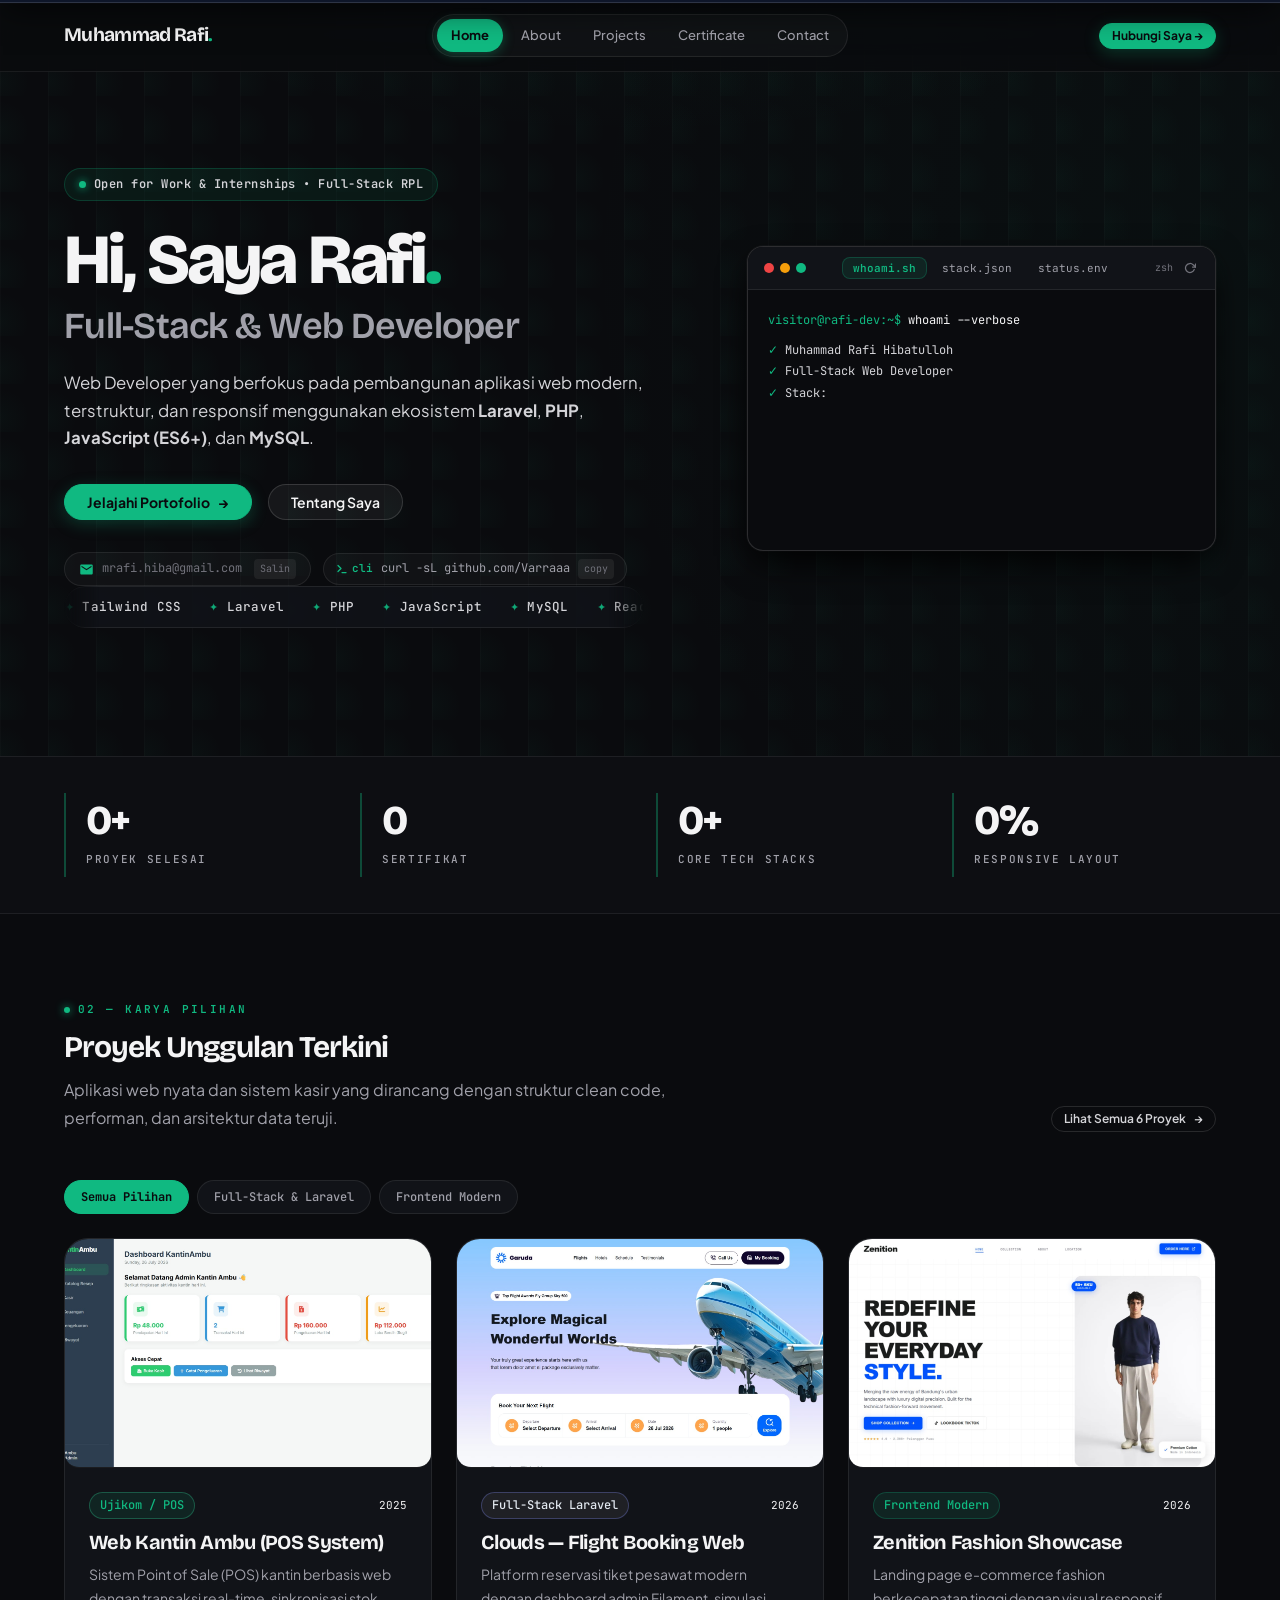
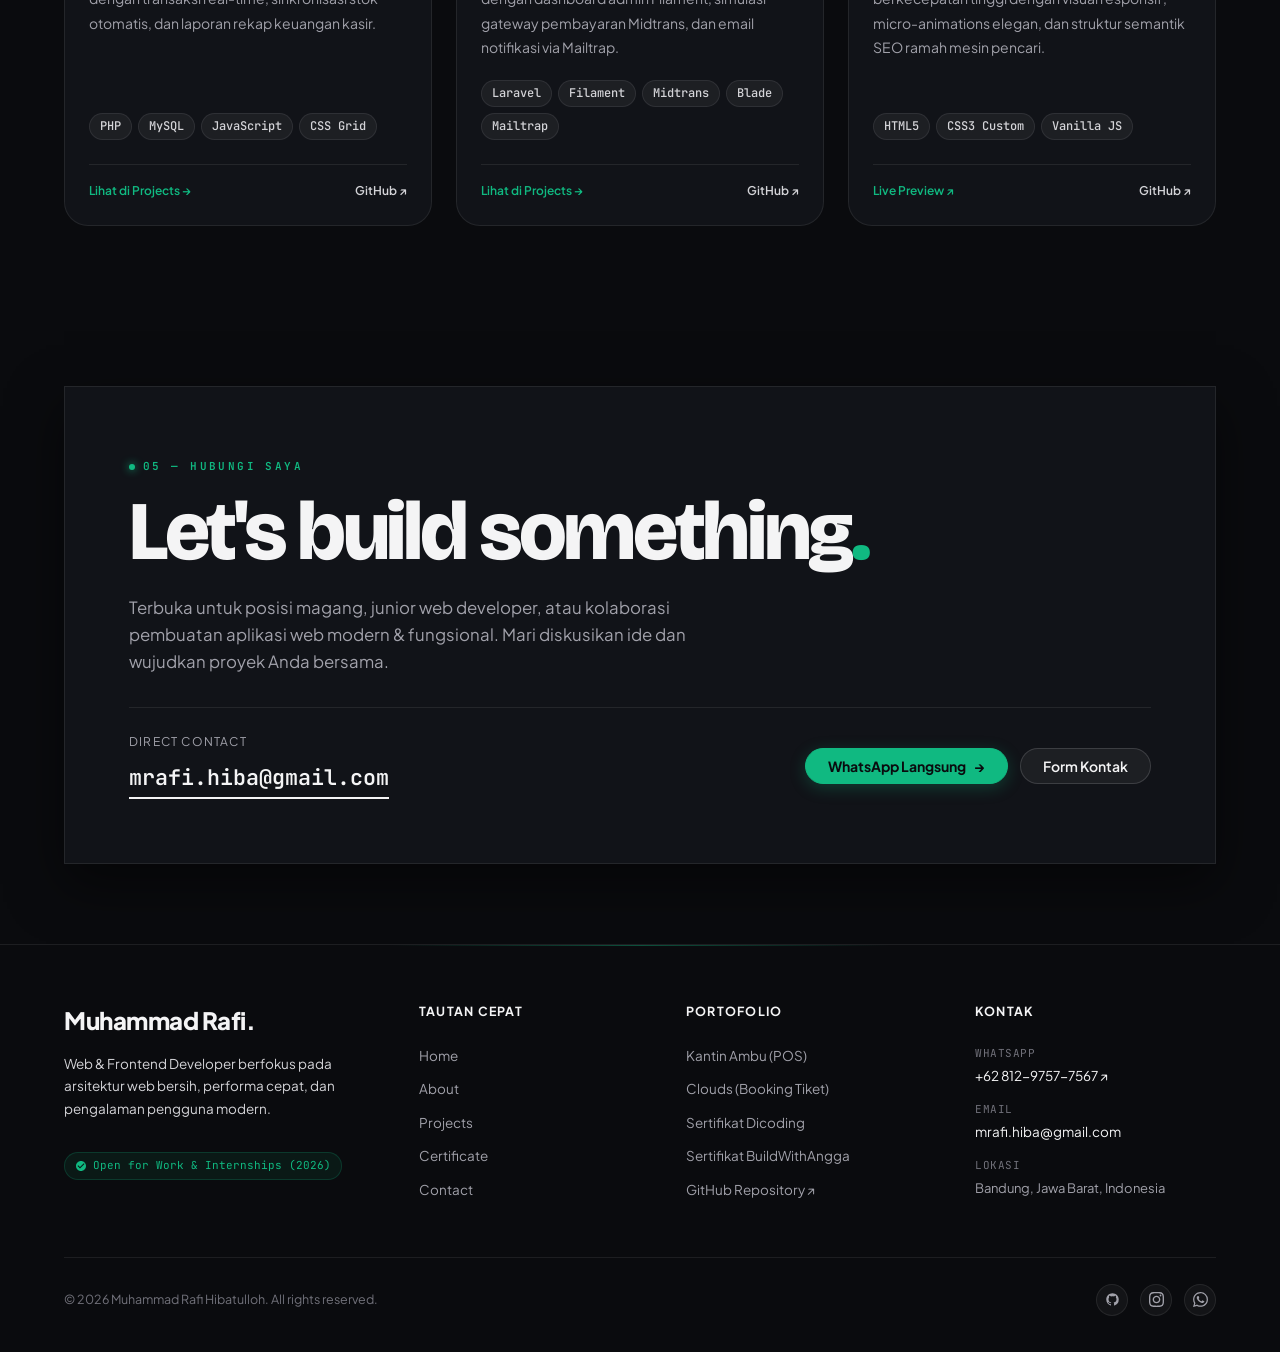
<file: index.html>
<!DOCTYPE html>
<html lang="id">

<head>
  <meta charset="UTF-8">
  <meta name="viewport" content="width=device-width, initial-scale=1.0">
  <title>M Rafi — Full-Stack & Web Developer Portfolio</title>
  <meta name="description"
    content="Portofolio resmi M Rafi Hibatulloh, Web & Full-Stack Developer spesialis Laravel, PHP, JavaScript ES6+, dan modern CSS architecture.">
  <meta name="author" content="M Rafi Hibatulloh">
  <meta name="theme-color" content="#070a13">

  <!-- Open Graph / Social Sharing Meta -->
  <meta property="og:type" content="website">
  <meta property="og:title" content="Muhammad Rafi Hibatulloh — Web Developer Portfolio">
  <meta property="og:description" content="Portofolio resmi M Rafi Hibatulloh, Web & Full-Stack Developer spesialis Laravel, PHP, JavaScript ES6+, dan modern CSS architecture.">
  <meta property="og:image" content="assets/jas.jpeg">
  <meta property="og:locale" content="id_ID">

  <!-- Twitter Card -->
  <meta name="twitter:card" content="summary_large_image">
  <meta name="twitter:title" content="Muhammad Rafi Hibatulloh — Web Developer Portfolio">
  <meta name="twitter:description" content="Portofolio resmi M Rafi Hibatulloh, Web & Full-Stack Developer spesialis Laravel, PHP, JavaScript ES6+, dan modern CSS architecture.">
  <meta name="twitter:image" content="assets/jas.jpeg">

  <!-- Web App Manifest -->
  <link rel="manifest" href="manifest.json">

  <!-- Google Fonts: Plus Jakarta Sans & JetBrains Mono -->
  <link rel="preconnect" href="https://fonts.googleapis.com">
  <link rel="preconnect" href="https://fonts.gstatic.com" crossorigin>
  <link
    href="https://fonts.googleapis.com/css2?family=Bricolage+Grotesque:opsz,wght@12..96,600;12..96,700;12..96,800&family=JetBrains+Mono:wght@400;500;600;700&family=Plus+Jakarta+Sans:wght@400;500;600;700;800&display=swap"
    rel="stylesheet">

  <link rel="stylesheet" href="css/style.css">
  <!-- Schema.org Structured Data (JSON-LD) -->
  <script type="application/ld+json">
  {
    "@context": "https://schema.org",
    "@graph": [
      {
        "@type": "Person",
        "@id": "https://github.com/Varraaa/Portofolio-Rafi#person",
        "name": "Muhammad Rafi Hibatulloh",
        "alternateName": "M Rafi",
        "jobTitle": "Web & Full-Stack Developer",
        "description": "Portofolio resmi M Rafi Hibatulloh, Web & Full-Stack Developer spesialis Laravel, PHP, JavaScript ES6+, dan modern CSS architecture.",
        "url": "https://github.com/Varraaa/Portofolio-Rafi",
        "image": "assets/jas.jpeg",
        "email": "mailto:mrafi.hiba@gmail.com",
        "sameAs": [
          "https://github.com/Varraaa",
          "https://www.instagram.com/rafihibatullohh"
        ],
        "knowsAbout": [
          "Laravel",
          "PHP",
          "JavaScript",
          "MySQL",
          "Tailwind CSS",
          "RESTful APIs",
          "Git"
        ]
      },
      {
        "@type": "WebSite",
        "@id": "https://github.com/Varraaa/Portofolio-Rafi#website",
        "url": "https://github.com/Varraaa/Portofolio-Rafi",
        "name": "Muhammad Rafi Hibatulloh Portfolio",
        "publisher": {
          "@id": "https://github.com/Varraaa/Portofolio-Rafi#person"
        },
        "inLanguage": "id-ID"
      }
    ]
  }
  </script>
</head>

<body>

  <!-- STICKY GLASS NAVBAR -->
  <header class="navbar">
    <div class="container navbar-inner">
      <a href="index.html" class="navbar-brand">
        <span>Muhammad Rafi<span class="brand-dot">.</span></span>
      </a>

      <nav class="nav-links" aria-label="Navigasi Utama">
        <a href="index.html" class="nav-item active">Home</a>
        <a href="about.html" class="nav-item">About</a>
        <a href="projects.html" class="nav-item">Projects</a>
        <a href="certificate.html" class="nav-item">Certificate</a>
        <a href="contact.html" class="nav-item">Contact</a>
      </nav>

      <div class="nav-actions">
        <a href="contact.html" class="btn btn-primary btn-sm">Hubungi Saya →</a>

        <button id="menu-toggle" class="mobile-toggle" aria-label="Buka Menu Mobile" aria-expanded="false">
          &#9776;
        </button>
      </div>
    </div>
  </header>

  <!-- MOBILE NAVIGATION DRAWER -->
  <div id="mobile-drawer" class="mobile-drawer">
    <a href="index.html" class="mobile-nav-link active">
      <span>Home</span>
      <span class="font-mono" style="font-size:11px;">01</span>
    </a>
    <a href="about.html" class="mobile-nav-link">
      <span>About</span>
      <span class="font-mono" style="font-size:11px;">02</span>
    </a>
    <a href="projects.html" class="mobile-nav-link">
      <span>Projects</span>
      <span class="font-mono" style="font-size:11px;">03</span>
    </a>
    <a href="certificate.html" class="mobile-nav-link">
      <span>Certificate</span>
      <span class="font-mono" style="font-size:11px;">04</span>
    </a>
    <a href="contact.html" class="mobile-nav-link">
      <span>Contact</span>
      <span class="font-mono" style="font-size:11px;">05</span>
    </a>
  </div>

  <main>
    <!-- HERO SECTION -->
    <section class="section" style="padding-top: var(--space-12); padding-bottom: var(--space-16);">
      <div class="container hero">
        <div class="reveal">

          <!-- Modern Status Pill -->
          <div class="hero-status-pill">
            <span class="hero-status-dot"></span>
            <span>Open for Work &amp; Internships • Full-Stack RPL</span>
          </div>
          <h1 class="hero-title">
            Hi, Saya Rafi<span class="accent-dot">.</span><br>
            <span style="font-size:0.52em; font-weight:600; color:var(--text-muted); display:block; margin-top:8px; line-height:1.2; letter-spacing:-0.02em;">
              Full-Stack &amp; Web Developer
            </span>
          </h1>

          <p class="hero-description">
            Web Developer yang berfokus pada pembangunan aplikasi web modern, terstruktur, dan responsif menggunakan ekosistem <strong>Laravel</strong>, <strong>PHP</strong>, <strong>JavaScript (ES6+)</strong>, dan <strong>MySQL</strong>.
          </p>

          <div class="hero-actions">
            <a href="projects.html" class="btn btn-primary hover-lift">
              Jelajahi Portofolio
              <span class="hover-arrow-icon">→</span>
            </a>
            <a href="about.html" class="btn btn-secondary hover-lift">
              Tentang Saya
            </a>
          </div>

          <!-- Hero Quick Contact & Command Row -->
          <div style="display:flex; align-items:center; flex-wrap:wrap; gap:var(--space-3); margin-top:var(--space-2);">
            <div class="hero-quick-prompt" onclick="window.copyEmailToClipboard('mrafi.hiba@gmail.com')" title="Klik untuk menyalin alamat email" style="margin-top:0;">
              <svg width="15" height="15" viewBox="0 0 24 24" fill="currentColor" style="display:block; color:var(--accent-primary); flex-shrink:0;">
                <path d="M20 4H4c-1.1 0-1.99.9-1.99 2L2 18c0 1.1.9 2 2 2h16c1.1 0 2-.9 2-2V6c0-1.1-.9-2-2-2zm0 4l-8 5-8-5V6l8 5 8-5v2z"/>
              </svg>
              <span>mrafi.hiba@gmail.com</span>
              <span style="font-size:10px; background:rgba(255,255,255,0.06); padding:2px 6px; border-radius:4px; margin-left:4px;">Salin</span>
            </div>

            <div class="hero-command-pill" onclick="window.copyToClipboard('curl -sL https://github.com/Varraaa.keys', 'Perintah GitHub SSH Keys disalin!')" title="Klik untuk menyalin perintah developer">
              <div class="cmd-pill-tag">
                <svg width="12" height="12" viewBox="0 0 24 24" fill="none" stroke="currentColor" stroke-width="2.5" stroke-linecap="round" stroke-linejoin="round">
                  <polyline points="4 17 10 11 4 5"></polyline>
                  <line x1="12" y1="19" x2="20" y2="19"></line>
                </svg>
                <span>cli</span>
              </div>
              <code class="cmd-pill-code">curl -sL github.com/Varraaa</code>
              <span class="cmd-pill-action">copy</span>
            </div>
          </div>

          <div class="hero-tech-marquee-wrapper" title="Tech Stack • Arahkan kursor untuk menjeda">
            <div class="hero-tech-marquee-track">
              <!-- Group 1 -->
              <div class="hero-tech-marquee-group">
                <span class="marquee-tech-item"><span class="marquee-bullet">✦</span> Tailwind CSS</span>
                <span class="marquee-tech-item"><span class="marquee-bullet">✦</span> Laravel</span>
                <span class="marquee-tech-item"><span class="marquee-bullet">✦</span> PHP</span>
                <span class="marquee-tech-item"><span class="marquee-bullet">✦</span> JavaScript</span>
                <span class="marquee-tech-item"><span class="marquee-bullet">✦</span> MySQL</span>
                <span class="marquee-tech-item"><span class="marquee-bullet">✦</span> React</span>
                <span class="marquee-tech-item"><span class="marquee-bullet">✦</span> HTML5 / CSS3</span>
                <span class="marquee-tech-item"><span class="marquee-bullet">✦</span> Git &amp; GitHub</span>
                <span class="marquee-tech-item"><span class="marquee-bullet">✦</span> Vercel</span>
                <span class="marquee-tech-item"><span class="marquee-bullet">✦</span> Figma</span>
              </div>
              <!-- Group 2 (duplicate for seamless loop) -->
              <div class="hero-tech-marquee-group" aria-hidden="true">
                <span class="marquee-tech-item"><span class="marquee-bullet">✦</span> Tailwind CSS</span>
                <span class="marquee-tech-item"><span class="marquee-bullet">✦</span> Laravel</span>
                <span class="marquee-tech-item"><span class="marquee-bullet">✦</span> PHP</span>
                <span class="marquee-tech-item"><span class="marquee-bullet">✦</span> JavaScript</span>
                <span class="marquee-tech-item"><span class="marquee-bullet">✦</span> MySQL</span>
                <span class="marquee-tech-item"><span class="marquee-bullet">✦</span> React</span>
                <span class="marquee-tech-item"><span class="marquee-bullet">✦</span> HTML5 / CSS3</span>
                <span class="marquee-tech-item"><span class="marquee-bullet">✦</span> Git &amp; GitHub</span>
                <span class="marquee-tech-item"><span class="marquee-bullet">✦</span> Vercel</span>
                <span class="marquee-tech-item"><span class="marquee-bullet">✦</span> Figma</span>
              </div>
            </div>
          </div>
        </div>

        <!-- Interactive Terminal Simulator -->
        <div class="terminal-window reveal reveal-delay-1 tilt-card spotlight-card">
          <div class="terminal-header">
            <div class="terminal-dots">
              <span class="terminal-dot dot-red"></span>
              <span class="terminal-dot dot-amber"></span>
              <span class="terminal-dot dot-green"></span>
            </div>
            <!-- Interactive Terminal File Tabs -->
            <div class="terminal-tabs" role="tablist">
              <button type="button" class="term-tab active" data-tab="whoami">whoami.sh</button>
              <button type="button" class="term-tab" data-tab="stack">stack.json</button>
              <button type="button" class="term-tab" data-tab="status">status.env</button>
            </div>
            <div style="display:flex; align-items:center; gap:8px;">
              <span style="font-size:10px; color:var(--text-dim); font-family:var(--font-mono);">zsh</span>
              <button type="button" id="term-replay-btn" class="term-replay-btn" title="Ketik ulang simulasi terminal" aria-label="Ketik ulang simulasi terminal">
                <svg width="12" height="12" viewBox="0 0 24 24" fill="none" stroke="currentColor" stroke-width="2.5" stroke-linecap="round" stroke-linejoin="round">
                  <path d="M23 4v6h-6"></path>
                  <path d="M20.49 15a9 9 0 1 1-2.12-9.36L23 10"></path>
                </svg>
              </button>
            </div>
          </div>
          <div class="terminal-body" id="typed-output">
            <div style="margin-bottom:8px;">
              <span class="prompt-cyan">visitor@rafi-dev:~$</span> <span class="font-mono"
                style="color:var(--text-primary);">whoami --verbose</span>
            </div>
          </div>
        </div>
      </div>
    </section>

    <!-- METRICS & STATS STRIP -->
    <section class="stats-strip">
      <div class="container stats-grid">
        <div class="stat-item reveal">
          <p class="stat-value" data-counter-target="6" data-counter-suffix="+">6+</p>
          <p class="stat-label">Proyek Selesai</p>
        </div>
        <div class="stat-item reveal reveal-delay-1">
          <p class="stat-value" data-counter-target="3" data-counter-suffix="">3</p>
          <p class="stat-label">Sertifikat</p>
        </div>
        <div class="stat-item reveal reveal-delay-2">
          <p class="stat-value" data-counter-target="5" data-counter-suffix="+">5+</p>
          <p class="stat-label">Core Tech Stacks</p>
        </div>
        <div class="stat-item reveal reveal-delay-3">
          <p class="stat-value" data-counter-target="100" data-counter-suffix="%">100%</p>
          <p class="stat-label">Responsive Layout</p>
        </div>
      </div>
    </section>

    <!-- FEATURED PROJECTS SPOTLIGHT -->
    <section class="section">
      <div class="container">
        <div class="section-head"
          style="display:flex; justify-content:space-between; align-items:flex-end; flex-wrap:wrap; gap:var(--space-4);">
          <div>
            <span class="section-kicker">02 — KARYA PILIHAN</span>
            <h2 class="section-title">Proyek Unggulan Terkini</h2>
            <p class="section-subtitle">Aplikasi web nyata dan sistem kasir yang dirancang dengan struktur clean code, performan, dan arsitektur data teruji.</p>
          </div>
          <a href="projects.html" class="btn btn-outline btn-sm hover-lift">
            Lihat Semua 6 Proyek <span class="hover-arrow-icon">→</span>
          </a>
        </div>

        <!-- Home Featured Interactive Filter Pills -->
        <div class="home-featured-filters" style="display:flex; gap:8px; margin-bottom:var(--space-6); flex-wrap:wrap;">
          <button type="button" class="filter-btn active" data-home-filter="all">Semua Pilihan</button>
          <button type="button" class="filter-btn" data-home-filter="fullstack">Full-Stack &amp; Laravel</button>
          <button type="button" class="filter-btn" data-home-filter="frontend">Frontend Modern</button>
        </div>

        <div class="grid-3" id="home-featured-grid">
          <!-- Card 1: Kantin Ambu POS -->
          <article class="card card-flush project-card tilt-card spotlight-card reveal" data-home-category="fullstack">
            <div class="project-thumb">
              <img src="assets/project/KantinAmbu.jpeg" alt="Tangkapan layar Web Kantin Ambu POS" loading="lazy">
            </div>
            <div class="project-body">
              <div class="project-meta">
                <span class="badge badge-emerald">Ujikom / POS</span>
                <span class="font-mono text-dim" style="font-size:11px;">2025</span>
              </div>
              <h3 class="project-title">Web Kantin Ambu (POS System)</h3>
              <p class="project-desc">
                Sistem Point of Sale (POS) kantin berbasis web dengan transaksi real-time, sinkronisasi stok otomatis,
                dan laporan rekap keuangan kasir.
              </p>
              <div class="project-tags">
                <span class="badge">PHP</span>
                <span class="badge">MySQL</span>
                <span class="badge">JavaScript</span>
                <span class="badge">CSS Grid</span>
              </div>
              <div class="project-actions">
                <a href="projects.html" class="project-link" style="color:var(--accent-primary);">
                  Lihat di Projects →
                </a>
                <a href="https://github.com/Varraaa" target="_blank" rel="noopener noreferrer" class="project-link">
                  GitHub ↗
                </a>
              </div>
            </div>
          </article>

          <!-- Card 2: Clouds Booking Pesawat -->
          <article class="card card-flush project-card tilt-card spotlight-card reveal reveal-delay-1" data-home-category="fullstack">
            <div class="project-thumb">
              <img src="assets/project/Clouds.jpeg" alt="Tangkapan layar Web Booking Pesawat Clouds" loading="lazy">
            </div>
            <div class="project-body">
              <div class="project-meta">
                <span class="badge badge-indigo">Full-Stack Laravel</span>
                <span class="font-mono text-dim" style="font-size:11px;">2026</span>
              </div>
              <h3 class="project-title">Clouds — Flight Booking Web</h3>
              <p class="project-desc">
                Platform reservasi tiket pesawat modern dengan dashboard admin Filament, simulasi gateway pembayaran
                Midtrans, dan email notifikasi via Mailtrap.
              </p>
              <div class="project-tags">
                <span class="badge">Laravel</span>
                <span class="badge">Filament</span>
                <span class="badge">Midtrans</span>
                <span class="badge">Blade</span>
                <span class="badge">Mailtrap</span>
              </div>
              <div class="project-actions">
                <a href="projects.html" class="project-link" style="color:var(--accent-primary);">
                  Lihat di Projects →
                </a>
                <a href="https://github.com/Varraaa" target="_blank" rel="noopener noreferrer" class="project-link">
                  GitHub ↗
                </a>
              </div>
            </div>
          </article>

          <!-- Card 3: Zenition Landing Page -->
          <article class="card card-flush project-card tilt-card spotlight-card reveal reveal-delay-2" data-home-category="frontend">
            <div class="project-thumb">
              <img src="assets/project/Zenition.jpeg" alt="Tangkapan layar Landing Page Zenition" loading="lazy">
            </div>
            <div class="project-body">
              <div class="project-meta">
                <span class="badge badge-cyan">Frontend Modern</span>
                <span class="font-mono text-dim" style="font-size:11px;">2026</span>
              </div>
              <h3 class="project-title">Zenition Fashion Showcase</h3>
              <p class="project-desc">
                Landing page e-commerce fashion berkecepatan tinggi dengan visual responsif, micro-animations elegan,
                dan struktur semantik SEO ramah mesin pencari.
              </p>
              <div class="project-tags">
                <span class="badge">HTML5</span>
                <span class="badge">CSS3 Custom</span>
                <span class="badge">Vanilla JS</span>
              </div>
              <div class="project-actions">
                <a href="https://zenition.vercel.app/" target="_blank" rel="noopener noreferrer" class="project-link"
                  style="color:var(--accent-primary);">
                  Live Preview ↗
                </a>
                <a href="https://github.com/Varraaa" target="_blank" rel="noopener noreferrer" class="project-link">
                  GitHub ↗
                </a>
              </div>
            </div>
          </article>
        </div>
      </div>
    </section>


    <!-- EDITORIAL CALL TO ACTION -->
    <section class="section" id="cta-contact">
      <div class="container">
        <div class="editorial-cta-box reveal">
          <div class="section-kicker" style="margin-bottom: var(--space-4);">05 — HUBUNGI SAYA</div>
          <h2 class="editorial-cta-title">
            Let's build something<span class="accent-dot">.</span>
          </h2>
          <p class="editorial-cta-desc">
            Terbuka untuk posisi magang, junior web developer, atau kolaborasi pembuatan aplikasi web modern & fungsional. Mari diskusikan ide dan wujudkan proyek Anda bersama.
          </p>
          <div class="editorial-cta-actions">
            <div>
              <span style="display:block; font-size:var(--text-xs); color:var(--text-muted); text-transform:uppercase; letter-spacing:0.1em; margin-bottom:var(--space-2);">Direct Contact</span>
              <a href="mailto:mrafi.hiba@gmail.com" class="editorial-email-link">mrafi.hiba@gmail.com</a>
            </div>
            <div style="display:flex; gap:var(--space-3); flex-wrap:wrap;">
              <a href="https://wa.me/6281297577567" target="_blank" rel="noopener noreferrer" class="btn btn-primary hover-lift">
                <span>WhatsApp Langsung</span> →
              </a>
              <a href="contact.html" class="btn btn-secondary">
                <span>Form Kontak</span>
              </a>
            </div>
          </div>
        </div>
      </div>
    </section>
  </main>

  <!-- MODERN PORTFOLIO FOOTER -->
  <footer class="footer">
    <div class="container">
      <!-- MAIN FOOTER DIRECTORY (4 COLUMNS) -->
      <div class="footer-main-grid">

        <!-- Kolom 1: Profil Pengembang -->
        <div>
          <div class="footer-brand-title">
            <span>Muhammad Rafi<span class="brand-dot">.</span></span>
          </div>
          <p class="footer-brand-desc">
            Web & Frontend Developer berfokus pada arsitektur web bersih, performa cepat, dan pengalaman pengguna modern.
          </p>
          <div class="footer-status-chip" style="display:inline-flex; align-items:center; gap:6px; margin-top:var(--space-3); padding:4px 10px; border-radius:var(--radius-full); background:rgba(16,185,129,0.08); border:1px solid rgba(16,185,129,0.2); font-size:11px; font-family:var(--font-mono); color:var(--accent-emerald);">
            <svg width="12" height="12" viewBox="0 0 24 24" fill="currentColor" style="display:block;">
              <path d="M12 2C6.48 2 2 6.48 2 12s4.48 10 10 10 10-4.48 10-10S17.52 2 12 2zm-2 15l-5-5 1.41-1.41L10 14.17l7.59-7.59L19 8l-9 9z"/>
            </svg>
            <span>Open for Work &amp; Internships (2026)</span>
          </div>
        </div>

        <!-- Kolom 2: Tautan Cepat -->
        <div>
          <p class="footer-col-title">Tautan Cepat</p>
          <div class="footer-nav-list">
            <a href="index.html" class="footer-nav-link">Home</a>
            <a href="about.html" class="footer-nav-link">About</a>
            <a href="projects.html" class="footer-nav-link">Projects</a>
            <a href="certificate.html" class="footer-nav-link">Certificate</a>
            <a href="contact.html" class="footer-nav-link">Contact</a>
          </div>
        </div>

        <!-- Kolom 3: Portofolio Proyek -->
        <div>
          <p class="footer-col-title">Portofolio</p>
          <div class="footer-nav-list">
            <a href="projects.html" class="footer-nav-link">Kantin Ambu (POS)</a>
            <a href="projects.html" class="footer-nav-link">Clouds (Booking Tiket)</a>
            <a href="certificate.html" class="footer-nav-link">Sertifikat Dicoding</a>
            <a href="certificate.html" class="footer-nav-link">Sertifikat BuildWithAngga</a>
            <a href="https://github.com/Varraaa" target="_blank" rel="noopener noreferrer"
              class="footer-nav-link">GitHub Repository ↗</a>
          </div>
        </div>

        <!-- Kolom 4: Kontak Langsung & Lokasi -->
        <div>
          <p class="footer-col-title">Kontak</p>
          <div class="footer-contact-info-list">
            <div class="footer-contact-item">
              <span class="footer-contact-label">WhatsApp</span>
              <a href="https://wa.me/6281297577567" target="_blank" rel="noopener noreferrer"
                class="footer-contact-val">
                +62 812-9757-7567 ↗
              </a>
            </div>
            <div class="footer-contact-item">
              <span class="footer-contact-label">Email</span>
              <a href="mailto:mrafi.hiba@gmail.com" class="footer-contact-val">
                mrafi.hiba@gmail.com
              </a>
            </div>
            <div class="footer-contact-item">
              <span class="footer-contact-label">Lokasi</span>
              <span class="footer-contact-val" style="font-size:13px; color:var(--text-muted);">
                Bandung, Jawa Barat, Indonesia
              </span>
            </div>
          </div>
        </div>

      </div>

      <!-- FOOTER BOTTOM BAR -->
      <div class="footer-bottom-bar">
        <p class="footer-copyright">
          &copy; <span id="year">2026</span> Muhammad Rafi Hibatulloh. All rights reserved.
        </p>
        <div class="footer-bottom-actions">
          <div style="display:flex; align-items:center; gap:var(--space-3);">
            <a href="https://github.com/Varraaa" target="_blank" rel="noopener noreferrer" class="footer-social-icon-btn" aria-label="GitHub Profile" title="GitHub">
              <svg width="15" height="15" viewBox="0 0 24 24" fill="currentColor"><path fill-rule="evenodd" clip-rule="evenodd" d="M12 2C6.477 2 2 6.484 2 12.017c0 4.425 2.865 8.18 6.839 9.504.5.092.682-.217.682-.483 0-.237-.008-.868-.013-1.703-2.782.605-3.369-1.343-3.369-1.343-.454-1.158-1.11-1.466-1.11-1.466-.908-.62.069-.608.069-.608 1.003.07 1.53 1.032 1.53 1.032.892 1.53 2.341 1.088 2.91.832.092-.647.35-1.088.636-1.338-2.22-.253-4.555-1.113-4.555-4.951 0-1.093.39-1.988 1.029-2.688-.103-.253-.446-1.272.098-2.65 0 0 .84-.27 2.75 1.026A9.564 9.564 0 0112 6.844c.85.004 1.705.115 2.504.337 1.909-1.296 2.747-1.027 2.747-1.027.546 1.379.202 2.398.1 2.651.64.7 1.028 1.595 1.028 2.688 0 3.848-2.339 4.695-4.566 4.943.359.309.678.92.678 1.855 0 1.338-.012 2.419-.012 2.747 0 .268.18.58.688.482A10.019 10.019 0 0022 12.017C22 6.484 17.522 2 12 2z"/></svg>
            </a>
            <a href="https://www.instagram.com/rafihibatullohh" target="_blank" rel="noopener noreferrer" class="footer-social-icon-btn" aria-label="Instagram Profile" title="Instagram">
              <svg width="15" height="15" viewBox="0 0 24 24" fill="currentColor"><path d="M12 2.163c3.204 0 3.584.012 4.85.07 3.252.148 4.771 1.691 4.919 4.919.058 1.265.069 1.645.069 4.849 0 3.205-.012 3.584-.069 4.849-.149 3.225-1.664 4.771-4.919 4.919-1.266.058-1.644.07-4.85.07-3.204 0-3.584-.012-4.849-.07-3.26-.149-4.771-1.699-4.919-4.92-.058-1.265-.07-1.644-.07-4.849 0-3.204.013-3.583.07-4.849.149-3.227 1.664-4.771 4.919-4.919 1.266-.057 1.645-.069 4.849-.069zm0-2.163c-3.259 0-3.667.014-4.947.072-4.358.2-6.78 2.618-6.98 6.98-.059 1.281-.073 1.689-.073 4.948 0 3.259.014 3.668.072 4.948.2 4.358 2.618 6.78 6.98 6.98 1.281.058 1.689.072 4.948.072 3.259 0 3.668-.014 4.948-.072 4.354-.2 6.782-2.618 6.979-6.98.059-1.28.073-1.689.073-4.948 0-3.259-.014-3.667-.072-4.947-.196-4.354-2.617-6.78-6.979-6.98-1.281-.059-1.69-.073-4.949-.073zm0 5.838c-3.403 0-6.162 2.759-6.162 6.162s2.759 6.163 6.162 6.163 6.162-2.759 6.162-6.163c0-3.403-2.759-6.162-6.162-6.162zm0 10.162c-2.209 0-4-1.79-4-4 0-2.209 1.791-4 4-4s4 1.791 4 4c0 2.21-1.791 4-4 4zm6.406-11.845c-.796 0-1.441.645-1.441 1.44s.645 1.44 1.441 1.44c.795 0 1.439-.645 1.439-1.44s-.644-1.44-1.439-1.44z"/></svg>
            </a>
            <a href="https://wa.me/6281297577567" target="_blank" rel="noopener noreferrer" class="footer-social-icon-btn" aria-label="WhatsApp Direct" title="WhatsApp">
              <svg width="15" height="15" viewBox="0 0 24 24" fill="currentColor"><path d="M17.472 14.382c-.297-.149-1.758-.867-2.03-.967-.273-.099-.471-.148-.67.15-.197.297-.767.966-.94 1.164-.173.199-.347.223-.644.075-.297-.15-1.255-.463-2.39-1.475-.883-.788-1.48-1.761-1.653-2.059-.173-.297-.018-.458.13-.606.134-.133.298-.347.446-.52.149-.174.198-.298.298-.497.099-.198.05-.371-.025-.52-.075-.149-.669-1.612-.916-2.207-.242-.579-.487-.5-.669-.51-.173-.008-.371-.01-.57-.01-.198 0-.52.074-.792.372-.272.297-1.04 1.016-1.04 2.479 0 1.462 1.065 2.875 1.213 3.074.149.198 2.096 3.2 5.077 4.487.709.306 1.262.489 1.694.625.712.227 1.36.195 1.871.118.571-.085 1.758-.719 2.006-1.413.248-.694.248-1.289.173-1.413-.074-.124-.272-.198-.57-.347m-5.421 7.403h-.004a9.87 9.87 0 01-5.031-1.378l-.361-.214-3.741.982.998-3.648-.235-.374a9.86 9.86 0 01-1.51-5.26c.001-5.45 4.436-9.884 9.888-9.884 2.64 0 5.122 1.03 6.988 2.898a9.825 9.825 0 012.893 6.994c-.003 5.45-4.437 9.884-9.885 9.884m8.413-18.297A11.815 11.815 0 0012.05 0C5.495 0 .16 5.335.157 11.892c0 2.096.547 4.142 1.588 5.945L0 24l6.335-1.662a11.835 11.835 0 005.711 1.455h.005c6.554 0 11.89-5.335 11.893-11.893a11.821 11.821 0 00-3.48-8.413z"/></svg>
            </a>
          </div>
        </div>
      </div>

    </div>
  </footer>

  <!-- FLOATING BACK TO TOP BUTTON (SEBELAH KANAN LAYAR) -->
  <button id="back-to-top" class="back-to-top-btn" aria-label="Kembali ke atas" title="Kembali ke atas">
    <svg class="progress-ring" width="48" height="48" viewBox="0 0 48 48">
      <circle class="progress-ring-circle-bg" stroke="rgba(255,255,255,0.08)" stroke-width="2.5" fill="transparent" r="21" cx="24" cy="24" />
      <circle class="progress-ring-circle" stroke="var(--accent-primary)" stroke-width="2.5" fill="transparent" r="21" cx="24" cy="24" stroke-dasharray="131.95" stroke-dashoffset="131.95" stroke-linecap="round" />
    </svg>
    <svg class="progress-ring-arrow" width="18" height="18" viewBox="0 0 24 24" fill="none" stroke="currentColor" stroke-width="2.5" stroke-linecap="round" stroke-linejoin="round">
      <path d="m18 15-6-6-6 6"/>
    </svg>
  </button>

  <!-- GLOBAL SCRIPTS -->
  <script src="js/main.js"></script>
  <script src="js/animations.js"></script>
</body>

</html>
</file>
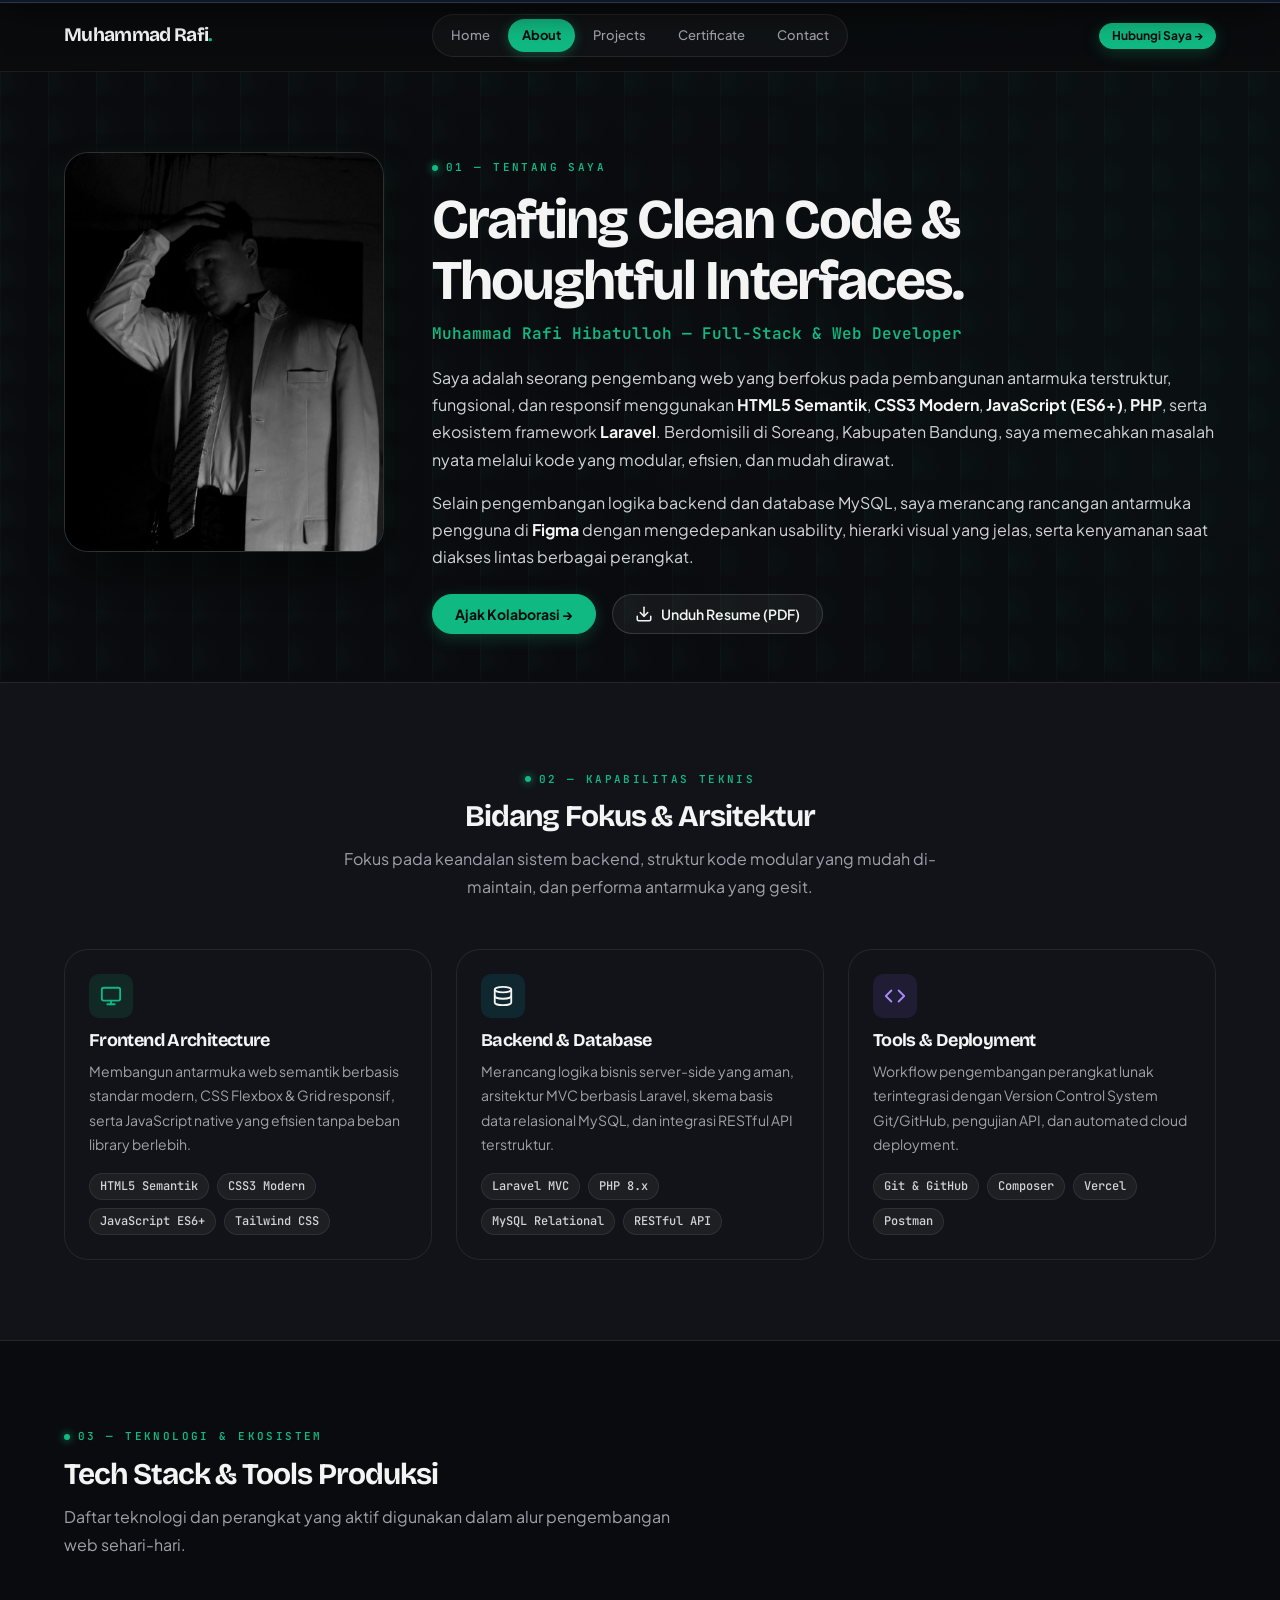
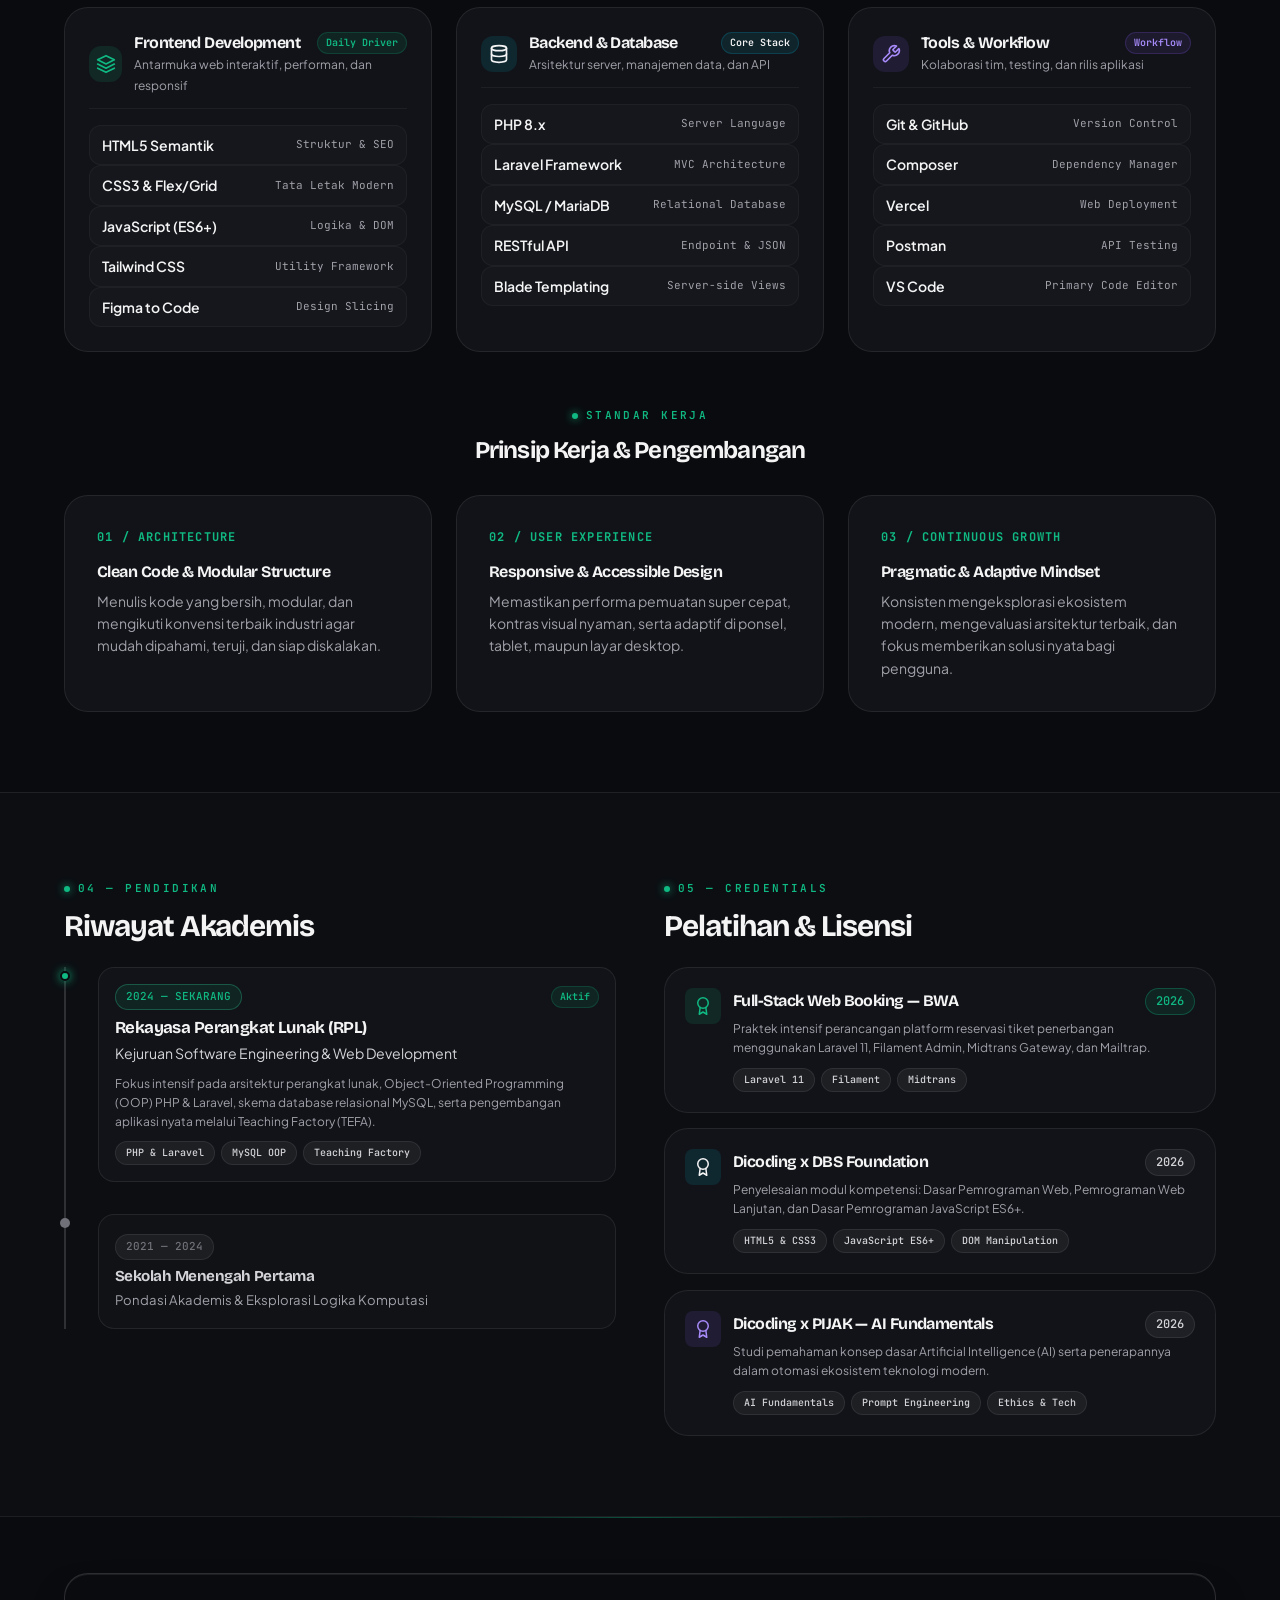
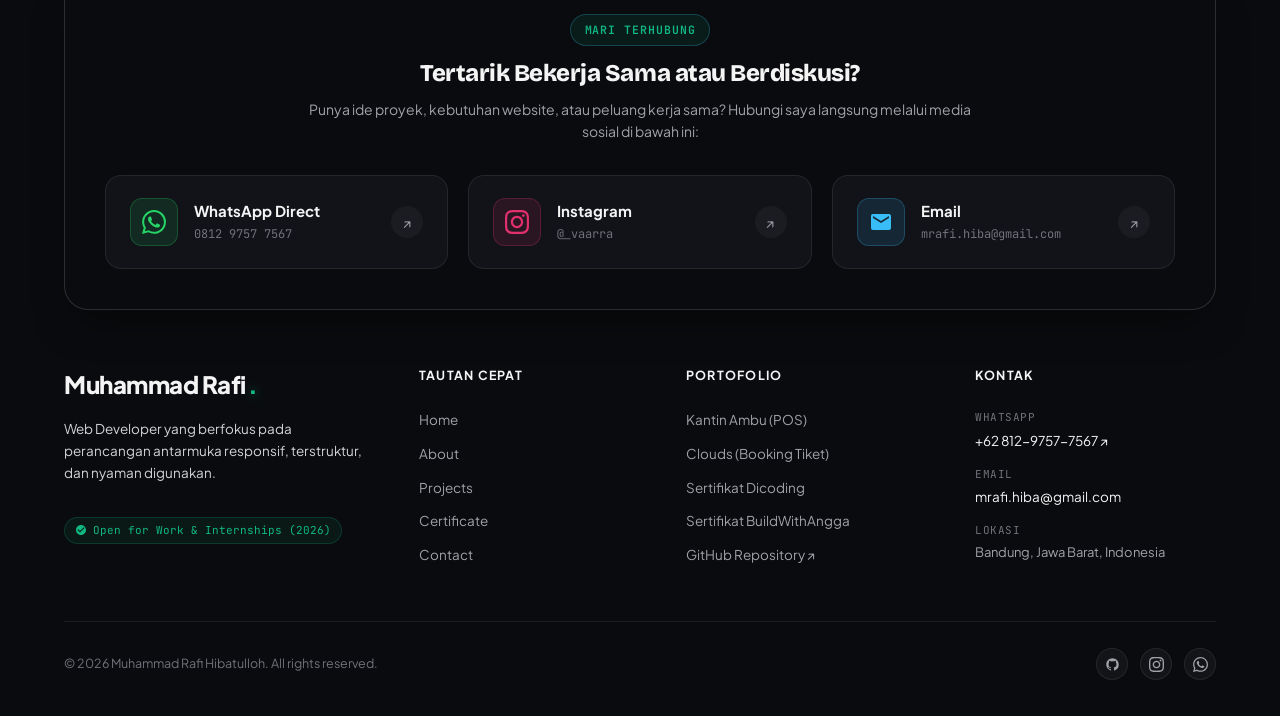
<file: about.html>
<!DOCTYPE html>
<html lang="id">
<head>
  <meta charset="UTF-8">
  <meta name="viewport" content="width=device-width, initial-scale=1.0">
  <title>Tentang Saya — M Rafi Hibatulloh</title>
  <meta name="description" content="Profil, keahlian teknis, riwayat pendidikan, dan sertifikasi M Rafi Hibatulloh - Web Developer.">
  <meta name="author" content="M Rafi Hibatulloh">
  <meta name="theme-color" content="#070a13">

  <!-- Open Graph / Social Sharing Meta -->
  <meta property="og:type" content="website">
  <meta property="og:title" content="Tentang Saya — M Rafi Hibatulloh">
  <meta property="og:description" content="Profil, keahlian teknis, riwayat pendidikan, dan sertifikasi M Rafi Hibatulloh - Web Developer.">
  <meta property="og:image" content="assets/jas.jpeg">
  <meta property="og:locale" content="id_ID">

  <!-- Twitter Card -->
  <meta name="twitter:card" content="summary_large_image">
  <meta name="twitter:title" content="Tentang Saya — M Rafi Hibatulloh">
  <meta name="twitter:description" content="Profil, keahlian teknis, riwayat pendidikan, dan sertifikasi M Rafi Hibatulloh - Web Developer.">
  <meta name="twitter:image" content="assets/jas.jpeg">

  <!-- Web App Manifest -->
  <link rel="manifest" href="manifest.json">
  
  <link rel="preconnect" href="https://fonts.googleapis.com">
  <link rel="preconnect" href="https://fonts.gstatic.com" crossorigin>
  <link href="https://fonts.googleapis.com/css2?family=Bricolage+Grotesque:opsz,wght@12..96,600;12..96,700;12..96,800&family=JetBrains+Mono:wght@400;500;600;700&family=Plus+Jakarta+Sans:wght@400;500;600;700;800&display=swap" rel="stylesheet">
  
  <link rel="stylesheet" href="css/style.css">
  <!-- Schema.org Structured Data (JSON-LD) -->
  <script type="application/ld+json">
  {
    "@context": "https://schema.org",
    "@type": "ProfilePage",
    "mainEntity": {
      "@type": "Person",
      "name": "Muhammad Rafi Hibatulloh",
      "alternateName": "M Rafi",
      "jobTitle": "Web & Full-Stack Developer",
      "description": "Profil, keahlian teknis, riwayat pendidikan, dan sertifikasi M Rafi Hibatulloh - Web Developer.",
      "email": "mailto:mrafi.hiba@gmail.com",
      "url": "https://github.com/Varraaa/Portofolio-Rafi",
      "sameAs": [
        "https://github.com/Varraaa",
        "https://www.instagram.com/rafihibatullohh"
      ],
      "knowsAbout": [
        "Laravel 11",
        "PHP 8.2+",
        "JavaScript ES6+",
        "MySQL",
        "Tailwind CSS"
      ],
      "hasCredential": [
        {
          "@type": "EducationalOccupationalCredential",
          "name": "Full-Stack Web Booking — BWA",
          "credentialCategory": "Certificate of Completion",
          "recognizedBy": {
            "@type": "Organization",
            "name": "BuildWithAngga"
          }
        },
        {
          "@type": "EducationalOccupationalCredential",
          "name": "Dicoding x DBS Foundation — Web & JavaScript",
          "credentialCategory": "Certificate of Completion",
          "recognizedBy": {
            "@type": "Organization",
            "name": "Dicoding Indonesia"
          }
        },
        {
          "@type": "EducationalOccupationalCredential",
          "name": "Dicoding x PIJAK — AI Fundamentals",
          "credentialCategory": "Certificate of Completion",
          "recognizedBy": {
            "@type": "Organization",
            "name": "Dicoding Indonesia"
          }
        }
      ]
    }
  }
  </script>
</head>
<body>

  <!-- STICKY GLASS NAVBAR -->
  <header class="navbar">
    <div class="container navbar-inner">
      <a href="index.html" class="navbar-brand">
        <span>Muhammad Rafi<span class="brand-dot">.</span></span>
      </a>

      <nav class="nav-links" aria-label="Navigasi Utama">
        <a href="index.html" class="nav-item">Home</a>
        <a href="about.html" class="nav-item active">About</a>
        <a href="projects.html" class="nav-item">Projects</a>
        <a href="certificate.html" class="nav-item">Certificate</a>
        <a href="contact.html" class="nav-item">Contact</a>
      </nav>

      <div class="nav-actions">
        <a href="contact.html" class="btn btn-primary btn-sm">Hubungi Saya →</a>

        <button id="menu-toggle" class="mobile-toggle" aria-label="Buka Menu Mobile" aria-expanded="false">
          &#9776;
        </button>
      </div>
    </div>
  </header>

  <!-- MOBILE NAVIGATION DRAWER -->
  <div id="mobile-drawer" class="mobile-drawer">
    <a href="index.html" class="mobile-nav-link">
      <span>Home</span>
      <span class="font-mono" style="font-size:11px;">01</span>
    </a>
    <a href="about.html" class="mobile-nav-link active">
      <span>About</span>
      <span class="font-mono" style="font-size:11px;">02</span>
    </a>
    <a href="projects.html" class="mobile-nav-link">
      <span>Projects</span>
      <span class="font-mono" style="font-size:11px;">03</span>
    </a>
    <a href="certificate.html" class="mobile-nav-link">
      <span>Certificate</span>
      <span class="font-mono" style="font-size:11px;">04</span>
    </a>
    <a href="contact.html" class="mobile-nav-link">
      <span>Contact</span>
      <span class="font-mono" style="font-size:11px;">05</span>
    </a>
  </div>

  <main>
    <!-- ABOUT HERO HEADER -->
    <section class="section" style="padding-bottom:var(--space-12);">
      <div class="container">
        <div class="about-hero-grid reveal">
          <!-- Portrait Frame -->
          <div>
            <div class="about-portrait-frame tilt-card spotlight-card">
              <img src="assets/jas.jpeg" alt="Foto Resmi M Rafi Hibatulloh" loading="eager">
            </div>
          </div>

          <!-- Bio & Background -->
          <div>
            <span class="section-kicker">01 — TENTANG SAYA</span>
            <h1 class="section-title" style="font-size:clamp(2.2rem, 5vw, 3.5rem); margin-bottom:var(--space-2); line-height:1.1;">
              Crafting Clean Code &amp; Thoughtful Interfaces<span class="brand-dot">.</span>
            </h1>
            <p style="font-size:var(--text-base); color:var(--accent-primary); font-family:var(--font-mono); font-weight:600; margin-bottom:var(--space-4);">
              Muhammad Rafi Hibatulloh — Full-Stack &amp; Web Developer
            </p>

            <p style="margin-bottom:var(--space-4); font-size:var(--text-base); color:var(--text-secondary); line-height:1.7;">
              Saya adalah seorang pengembang web yang berfokus pada pembangunan antarmuka terstruktur, fungsional, dan responsif menggunakan <strong style="color:var(--text-primary);">HTML5 Semantik</strong>, <strong style="color:var(--text-primary);">CSS3 Modern</strong>, <strong style="color:var(--text-primary);">JavaScript (ES6+)</strong>, <strong style="color:var(--text-primary);">PHP</strong>, serta ekosistem framework <strong style="color:var(--text-primary);">Laravel</strong>. Berdomisili di Soreang, Kabupaten Bandung, saya memecahkan masalah nyata melalui kode yang modular, efisien, dan mudah dirawat.
            </p>

            <p style="margin-bottom:var(--space-6); font-size:var(--text-base); color:var(--text-secondary); line-height:1.7;">
              Selain pengembangan logika backend dan database MySQL, saya merancang rancangan antarmuka pengguna di <strong style="color:var(--text-primary);">Figma</strong> dengan mengedepankan usability, hierarki visual yang jelas, serta kenyamanan saat diakses lintas berbagai perangkat.
            </p>

            <div style="display:flex; gap:var(--space-4); flex-wrap:wrap;">
              <a href="contact.html" class="btn btn-primary hover-lift">Ajak Kolaborasi →</a>
              <a href="assets/resume.pdf" download="Resume_M_Rafi_Hibatulloh.pdf" class="btn btn-secondary hover-lift" style="display:inline-flex; align-items:center; gap:8px;">
                <svg width="18" height="18" viewBox="0 0 24 24" fill="none" stroke="currentColor" stroke-width="2" stroke-linecap="round" stroke-linejoin="round" aria-hidden="true"><path d="M21 15v4a2 2 0 0 1-2 2H5a2 2 0 0 1-2-2v-4"></path><polyline points="7 10 12 15 17 10"></polyline><line x1="12" y1="15" x2="12" y2="3"></line></svg>
                Unduh Resume (PDF)
              </a>
            </div>
          </div>
        </div>
      </div>
    </section>

    <!-- BIDANG FOKUS PENGEMBANGAN -->
    <section class="section" style="background:var(--bg-surface); border-top:1px solid var(--border-subtle); border-bottom:1px solid var(--border-subtle);">
      <div class="container">
        <div class="section-head text-center" style="text-align:center;">
          <span class="section-kicker">02 — KAPABILITAS TEKNIS</span>
          <h2 class="section-title">Bidang Fokus &amp; Arsitektur</h2>
          <p class="section-subtitle" style="margin-left:auto; margin-right:auto;">
            Fokus pada keandalan sistem backend, struktur kode modular yang mudah di-maintain, dan performa antarmuka yang gesit.
          </p>
        </div>

        <div class="grid-3" style="margin-top:var(--space-8);">
          <div class="card reveal">
            <div class="tech-card-icon-box" style="width:44px; height:44px; border-radius:10px; background:rgba(16, 185, 129, 0.12); color:var(--accent-emerald); display:flex; align-items:center; justify-content:center; margin-bottom:var(--space-3);">
              <svg width="22" height="22" viewBox="0 0 24 24" fill="none" stroke="currentColor" stroke-width="2" stroke-linecap="round" stroke-linejoin="round">
                <rect x="2" y="3" width="20" height="14" rx="2" ry="2"></rect>
                <line x1="8" y1="21" x2="16" y2="21"></line>
                <line x1="12" y1="17" x2="12" y2="21"></line>
              </svg>
            </div>
            <h3 style="font-size:var(--text-lg); margin-bottom:var(--space-2);">Frontend Architecture</h3>
            <p style="font-size:var(--text-sm); color:var(--text-muted); margin-bottom:var(--space-4);">
              Membangun antarmuka web semantik berbasis standar modern, CSS Flexbox &amp; Grid responsif, serta JavaScript native yang efisien tanpa beban library berlebih.
            </p>
            <div class="hero-tech-pills">
              <span class="badge">HTML5 Semantik</span>
              <span class="badge">CSS3 Modern</span>
              <span class="badge">JavaScript ES6+</span>
              <span class="badge">Tailwind CSS</span>
            </div>
          </div>

          <div class="card reveal reveal-delay-1">
            <div class="tech-card-icon-box" style="width:44px; height:44px; border-radius:10px; background:rgba(6, 182, 212, 0.12); color:var(--accent-cyan); display:flex; align-items:center; justify-content:center; margin-bottom:var(--space-3);">
              <svg width="22" height="22" viewBox="0 0 24 24" fill="none" stroke="currentColor" stroke-width="2" stroke-linecap="round" stroke-linejoin="round">
                <ellipse cx="12" cy="5" rx="9" ry="3"></ellipse>
                <path d="M21 12c0 1.66-4 3-9 3s-9-1.34-9-3"></path>
                <path d="M3 5v14c0 1.66 4 3 9 3s9-1.34 9-3V5"></path>
              </svg>
            </div>
            <h3 style="font-size:var(--text-lg); margin-bottom:var(--space-2);">Backend &amp; Database</h3>
            <p style="font-size:var(--text-sm); color:var(--text-muted); margin-bottom:var(--space-4);">
              Merancang logika bisnis server-side yang aman, arsitektur MVC berbasis Laravel, skema basis data relasional MySQL, dan integrasi RESTful API terstruktur.
            </p>
            <div class="hero-tech-pills">
              <span class="badge">Laravel MVC</span>
              <span class="badge">PHP 8.x</span>
              <span class="badge">MySQL Relational</span>
              <span class="badge">RESTful API</span>
            </div>
          </div>

          <div class="card reveal reveal-delay-2">
            <div class="tech-card-icon-box" style="width:44px; height:44px; border-radius:10px; background:rgba(139, 92, 246, 0.12); color:#a78bfa; display:flex; align-items:center; justify-content:center; margin-bottom:var(--space-3);">
              <svg width="22" height="22" viewBox="0 0 24 24" fill="none" stroke="currentColor" stroke-width="2" stroke-linecap="round" stroke-linejoin="round">
                <polyline points="16 18 22 12 16 6"></polyline>
                <polyline points="8 6 2 12 8 18"></polyline>
              </svg>
            </div>
            <h3 style="font-size:var(--text-lg); margin-bottom:var(--space-2);">Tools &amp; Deployment</h3>
            <p style="font-size:var(--text-sm); color:var(--text-muted); margin-bottom:var(--space-4);">
              Workflow pengembangan perangkat lunak terintegrasi dengan Version Control System Git/GitHub, pengujian API, dan automated cloud deployment.
            </p>
            <div class="hero-tech-pills">
              <span class="badge">Git &amp; GitHub</span>
              <span class="badge">Composer</span>
              <span class="badge">Vercel</span>
              <span class="badge">Postman</span>
            </div>
          </div>
        </div>
      </div>
    </section>

    <!-- TECH STACK & PRINSIP KERJA -->
    <section class="section">
      <div class="container">
        <div class="section-head">
          <span class="section-kicker">03 — TEKNOLOGI &amp; EKOSISTEM</span>
          <h2 class="section-title">Tech Stack &amp; Tools Produksi</h2>
          <p class="section-subtitle">
            Daftar teknologi dan perangkat yang aktif digunakan dalam alur pengembangan web sehari-hari.
          </p>
        </div>

        <!-- Modern Bento Tech Stack Grid -->
        <div class="modern-tech-grid">
          <!-- Card 1: Frontend -->
          <div class="modern-tech-card reveal">
            <div class="modern-tech-header">
              <div class="modern-tech-icon" style="background:rgba(16,185,129,0.12); color:var(--accent-emerald);">
                <svg width="20" height="20" viewBox="0 0 24 24" fill="none" stroke="currentColor" stroke-width="2" stroke-linecap="round" stroke-linejoin="round" style="display:block;">
                  <polygon points="12 2 2 7 12 12 22 7 12 2"></polygon>
                  <polyline points="2 17 12 22 22 17"></polyline>
                  <polyline points="2 12 12 17 22 12"></polyline>
                </svg>
              </div>
              <div style="flex-grow:1;">
                <div style="display:flex; justify-content:space-between; align-items:center;">
                  <h3 class="modern-tech-title">Frontend Development</h3>
                  <span class="badge" style="font-size:10px; background:rgba(16,185,129,0.1); color:var(--accent-emerald); border:1px solid rgba(16,185,129,0.2); padding:2px 8px; border-radius:12px; font-weight:600;">Daily Driver</span>
                </div>
                <p style="font-size:var(--text-xs); color:var(--text-muted); margin:0;">Antarmuka web interaktif, performan, dan responsif</p>
              </div>
            </div>
            <div class="tech-badge-list">
              <div class="tech-badge-item">
                <span class="tech-badge-name">HTML5 Semantik</span>
                <span class="tech-badge-tag">Struktur &amp; SEO</span>
              </div>
              <div class="tech-badge-item">
                <span class="tech-badge-name">CSS3 &amp; Flex/Grid</span>
                <span class="tech-badge-tag">Tata Letak Modern</span>
              </div>
              <div class="tech-badge-item">
                <span class="tech-badge-name">JavaScript (ES6+)</span>
                <span class="tech-badge-tag">Logika &amp; DOM</span>
              </div>
              <div class="tech-badge-item">
                <span class="tech-badge-name">Tailwind CSS</span>
                <span class="tech-badge-tag">Utility Framework</span>
              </div>
              <div class="tech-badge-item">
                <span class="tech-badge-name">Figma to Code</span>
                <span class="tech-badge-tag">Design Slicing</span>
              </div>
            </div>
          </div>

          <!-- Card 2: Backend & Database -->
          <div class="modern-tech-card reveal reveal-delay-1">
            <div class="modern-tech-header">
              <div class="modern-tech-icon" style="background:rgba(6,182,212,0.12); color:var(--accent-cyan);">
                <svg width="20" height="20" viewBox="0 0 24 24" fill="none" stroke="currentColor" stroke-width="2" stroke-linecap="round" stroke-linejoin="round" style="display:block;">
                  <ellipse cx="12" cy="5" rx="9" ry="3"></ellipse>
                  <path d="M21 12c0 1.66-4 3-9 3s-9-1.34-9-3"></path>
                  <path d="M3 5v14c0 1.66 4 3 9 3s9-1.34 9-3V5"></path>
                </svg>
              </div>
              <div style="flex-grow:1;">
                <div style="display:flex; justify-content:space-between; align-items:center;">
                  <h3 class="modern-tech-title">Backend &amp; Database</h3>
                  <span class="badge" style="font-size:10px; background:rgba(6,182,212,0.1); color:var(--accent-cyan); border:1px solid rgba(6,182,212,0.2); padding:2px 8px; border-radius:12px; font-weight:600;">Core Stack</span>
                </div>
                <p style="font-size:var(--text-xs); color:var(--text-muted); margin:0;">Arsitektur server, manajemen data, dan API</p>
              </div>
            </div>
            <div class="tech-badge-list">
              <div class="tech-badge-item">
                <span class="tech-badge-name">PHP 8.x</span>
                <span class="tech-badge-tag">Server Language</span>
              </div>
              <div class="tech-badge-item">
                <span class="tech-badge-name">Laravel Framework</span>
                <span class="tech-badge-tag">MVC Architecture</span>
              </div>
              <div class="tech-badge-item">
                <span class="tech-badge-name">MySQL / MariaDB</span>
                <span class="tech-badge-tag">Relational Database</span>
              </div>
              <div class="tech-badge-item">
                <span class="tech-badge-name">RESTful API</span>
                <span class="tech-badge-tag">Endpoint &amp; JSON</span>
              </div>
              <div class="tech-badge-item">
                <span class="tech-badge-name">Blade Templating</span>
                <span class="tech-badge-tag">Server-side Views</span>
              </div>
            </div>
          </div>

          <!-- Card 3: Tools & Workflow -->
          <div class="modern-tech-card reveal reveal-delay-2">
            <div class="modern-tech-header">
              <div class="modern-tech-icon" style="background:rgba(139,92,246,0.12); color:#a78bfa;">
                <svg width="20" height="20" viewBox="0 0 24 24" fill="none" stroke="currentColor" stroke-width="2" stroke-linecap="round" stroke-linejoin="round" style="display:block;">
                  <path d="M14.7 6.3a1 1 0 0 0 0 1.4l1.6 1.6a1 1 0 0 0 1.4 0l3.77-3.77a6 6 0 0 1-7.94 7.94l-6.91 6.91a2.12 2.12 0 0 1-3-3l6.91-6.91a6 6 0 0 1 7.94-7.94l-3.76 3.76z"></path>
                </svg>
              </div>
              <div style="flex-grow:1;">
                <div style="display:flex; justify-content:space-between; align-items:center;">
                  <h3 class="modern-tech-title">Tools &amp; Workflow</h3>
                  <span class="badge" style="font-size:10px; background:rgba(139,92,246,0.1); color:#a78bfa; border:1px solid rgba(139,92,246,0.2); padding:2px 8px; border-radius:12px; font-weight:600;">Workflow</span>
                </div>
                <p style="font-size:var(--text-xs); color:var(--text-muted); margin:0;">Kolaborasi tim, testing, dan rilis aplikasi</p>
              </div>
            </div>
            <div class="tech-badge-list">
              <div class="tech-badge-item">
                <span class="tech-badge-name">Git &amp; GitHub</span>
                <span class="tech-badge-tag">Version Control</span>
              </div>
              <div class="tech-badge-item">
                <span class="tech-badge-name">Composer</span>
                <span class="tech-badge-tag">Dependency Manager</span>
              </div>
              <div class="tech-badge-item">
                <span class="tech-badge-name">Vercel</span>
                <span class="tech-badge-tag">Web Deployment</span>
              </div>
              <div class="tech-badge-item">
                <span class="tech-badge-name">Postman</span>
                <span class="tech-badge-tag">API Testing</span>
              </div>
              <div class="tech-badge-item">
                <span class="tech-badge-name">VS Code</span>
                <span class="tech-badge-tag">Primary Code Editor</span>
              </div>
            </div>
          </div>
        </div>

        <!-- Engineering Principles -->
        <div style="margin-top:var(--space-12);">
          <div class="section-head text-center" style="text-align:center; margin-bottom:var(--space-6);">
            <span class="section-kicker">Standar Kerja</span>
            <h3 class="section-title" style="font-size:var(--text-2xl);">Prinsip Kerja &amp; Pengembangan</h3>
          </div>

          <div class="principles-grid">
            <div class="principle-card reveal">
              <span class="principle-number">01 / ARCHITECTURE</span>
              <h4 class="principle-title">Clean Code &amp; Modular Structure</h4>
              <p class="principle-desc">
                Menulis kode yang bersih, modular, dan mengikuti konvensi terbaik industri agar mudah dipahami, teruji, dan siap diskalakan.
              </p>
            </div>

            <div class="principle-card reveal reveal-delay-1">
              <span class="principle-number">02 / USER EXPERIENCE</span>
              <h4 class="principle-title">Responsive &amp; Accessible Design</h4>
              <p class="principle-desc">
                Memastikan performa pemuatan super cepat, kontras visual nyaman, serta adaptif di ponsel, tablet, maupun layar desktop.
              </p>
            </div>

            <div class="principle-card reveal reveal-delay-2">
              <span class="principle-number">03 / CONTINUOUS GROWTH</span>
              <h4 class="principle-title">Pragmatic &amp; Adaptive Mindset</h4>
              <p class="principle-desc">
                Konsisten mengeksplorasi ekosistem modern, mengevaluasi arsitektur terbaik, dan fokus memberikan solusi nyata bagi pengguna.
              </p>
            </div>
          </div>
        </div>
      </div>
    </section>

    <!-- EDUCATION TIMELINE & CERTIFICATIONS -->
    <section class="section" style="background:#0c0e12; border-top:1px solid rgba(255, 255, 255, 0.08);">
      <div class="container">
        <div class="grid-2" style="gap:var(--space-12);">
          
          <!-- Education Timeline -->
          <div class="reveal">
            <span class="section-kicker">04 — PENDIDIKAN</span>
            <h2 class="section-title">Riwayat Akademis</h2>
            
            <div class="timeline" style="margin-top:var(--space-6);">
              <div class="timeline-item">
                <div class="timeline-bullet" style="background:var(--accent-primary); border:2px solid #0a0b0e;"></div>
                <div class="timeline-card tilt-card spotlight-card" style="padding:var(--space-4); background:var(--bg-surface); border:1px solid var(--border-subtle); border-radius:var(--radius-lg); margin-bottom:var(--space-4);">
                  <div style="display:flex; justify-content:space-between; align-items:center; flex-wrap:wrap; gap:6px;">
                    <span class="badge badge-emerald" style="font-size:11px;">2024 — SEKARANG</span>
                    <span class="badge" style="font-size:10px; background:rgba(16,185,129,0.1); color:var(--accent-emerald); border:1px solid rgba(16,185,129,0.2); padding:2px 8px; border-radius:12px; font-weight:600;">Aktif</span>
                  </div>
                  <h3 class="timeline-title" style="margin-top:8px; font-size:1.05rem;">Rekayasa Perangkat Lunak (RPL)</h3>
                  <p class="timeline-subtitle" style="color:var(--text-secondary); font-size:0.88rem;">Kejuruan Software Engineering &amp; Web Development</p>
                  <p style="font-size:var(--text-xs); color:var(--text-muted); margin-top:8px; line-height:1.6;">
                    Fokus intensif pada arsitektur perangkat lunak, Object-Oriented Programming (OOP) PHP &amp; Laravel, skema database relasional MySQL, serta pengembangan aplikasi nyata melalui Teaching Factory (TEFA).
                  </p>
                  <div style="display:flex; gap:6px; flex-wrap:wrap; margin-top:10px;">
                    <span class="badge" style="font-size:10px;">PHP &amp; Laravel</span>
                    <span class="badge" style="font-size:10px;">MySQL OOP</span>
                    <span class="badge" style="font-size:10px;">Teaching Factory</span>
                  </div>
                </div>
              </div>

              <div class="timeline-item">
                <div class="timeline-bullet" style="background:var(--text-dim); box-shadow:none;"></div>
                <div class="timeline-card" style="padding:var(--space-4); background:rgba(255, 255, 255, 0.02); border:1px solid var(--border-subtle); border-radius:var(--radius-lg);">
                  <span class="badge" style="font-size:11px; color:var(--text-dim);">2021 — 2024</span>
                  <h3 class="timeline-title" style="margin-top:8px; font-size:0.95rem; color:var(--text-secondary);">Sekolah Menengah Pertama</h3>
                  <p class="timeline-subtitle" style="color:var(--text-muted); font-size:0.82rem;">Pondasi Akademis &amp; Eksplorasi Logika Komputasi</p>
                </div>
              </div>
            </div>
          </div>

          <!-- Certifications & Training -->
          <div class="reveal reveal-delay-1">
            <span class="section-kicker">05 — CREDENTIALS</span>
            <h2 class="section-title">Pelatihan &amp; Lisensi</h2>

            <div style="display:flex; flex-direction:column; gap:var(--space-4); margin-top:var(--space-6);">
              <!-- Credential 1 -->
              <div class="card tilt-card spotlight-card" style="background:#111318; border-color:rgba(255, 255, 255, 0.08); padding:var(--space-5);">
                <div style="display:flex; align-items:flex-start; gap:12px;">
                  <div style="width:36px; height:36px; border-radius:8px; background:rgba(16,185,129,0.12); color:var(--accent-emerald); display:flex; align-items:center; justify-content:center; flex-shrink:0;">
                    <svg width="18" height="18" viewBox="0 0 24 24" fill="none" stroke="currentColor" stroke-width="2" stroke-linecap="round" stroke-linejoin="round">
                      <circle cx="12" cy="8" r="7"></circle>
                      <polyline points="8.21 13.89 7 23 12 20 17 23 15.79 13.88"></polyline>
                    </svg>
                  </div>
                  <div style="flex-grow:1;">
                    <div style="display:flex; justify-content:space-between; align-items:center; margin-bottom:4px; flex-wrap:wrap; gap:6px;">
                      <h3 style="font-size:var(--text-base); color:var(--text-primary); font-weight:700;">Full-Stack Web Booking — BWA</h3>
                      <span class="badge" style="font-family:var(--font-mono); background:var(--accent-primary-subtle); color:var(--accent-primary); border-color:rgba(16, 185, 129, 0.3);">2026</span>
                    </div>
                    <p style="font-size:var(--text-xs); color:var(--text-muted); line-height:1.6; margin-bottom:10px;">
                      Praktek intensif perancangan platform reservasi tiket penerbangan menggunakan Laravel 11, Filament Admin, Midtrans Gateway, dan Mailtrap.
                    </p>
                    <div style="display:flex; gap:6px; flex-wrap:wrap;">
                      <span class="badge" style="font-size:10px;">Laravel 11</span>
                      <span class="badge" style="font-size:10px;">Filament</span>
                      <span class="badge" style="font-size:10px;">Midtrans</span>
                    </div>
                  </div>
                </div>
              </div>

              <!-- Credential 2 -->
              <div class="card tilt-card spotlight-card" style="background:#111318; border-color:rgba(255, 255, 255, 0.08); padding:var(--space-5);">
                <div style="display:flex; align-items:flex-start; gap:12px;">
                  <div style="width:36px; height:36px; border-radius:8px; background:rgba(6,182,212,0.12); color:var(--accent-cyan); display:flex; align-items:center; justify-content:center; flex-shrink:0;">
                    <svg width="18" height="18" viewBox="0 0 24 24" fill="none" stroke="currentColor" stroke-width="2" stroke-linecap="round" stroke-linejoin="round">
                      <circle cx="12" cy="8" r="7"></circle>
                      <polyline points="8.21 13.89 7 23 12 20 17 23 15.79 13.88"></polyline>
                    </svg>
                  </div>
                  <div style="flex-grow:1;">
                    <div style="display:flex; justify-content:space-between; align-items:center; margin-bottom:4px; flex-wrap:wrap; gap:6px;">
                      <h3 style="font-size:var(--text-base); color:var(--text-primary); font-weight:700;">Dicoding x DBS Foundation</h3>
                      <span class="badge" style="font-family:var(--font-mono); background:rgba(255, 255, 255, 0.06); color:var(--text-secondary);">2026</span>
                    </div>
                    <p style="font-size:var(--text-xs); color:var(--text-muted); line-height:1.6; margin-bottom:10px;">
                      Penyelesaian modul kompetensi: Dasar Pemrograman Web, Pemrograman Web Lanjutan, dan Dasar Pemrograman JavaScript ES6+.
                    </p>
                    <div style="display:flex; gap:6px; flex-wrap:wrap;">
                      <span class="badge" style="font-size:10px;">HTML5 &amp; CSS3</span>
                      <span class="badge" style="font-size:10px;">JavaScript ES6+</span>
                      <span class="badge" style="font-size:10px;">DOM Manipulation</span>
                    </div>
                  </div>
                </div>
              </div>

              <!-- Credential 3 -->
              <div class="card tilt-card spotlight-card" style="background:#111318; border-color:rgba(255, 255, 255, 0.08); padding:var(--space-5);">
                <div style="display:flex; align-items:flex-start; gap:12px;">
                  <div style="width:36px; height:36px; border-radius:8px; background:rgba(139,92,246,0.12); color:#a78bfa; display:flex; align-items:center; justify-content:center; flex-shrink:0;">
                    <svg width="18" height="18" viewBox="0 0 24 24" fill="none" stroke="currentColor" stroke-width="2" stroke-linecap="round" stroke-linejoin="round">
                      <circle cx="12" cy="8" r="7"></circle>
                      <polyline points="8.21 13.89 7 23 12 20 17 23 15.79 13.88"></polyline>
                    </svg>
                  </div>
                  <div style="flex-grow:1;">
                    <div style="display:flex; justify-content:space-between; align-items:center; margin-bottom:4px; flex-wrap:wrap; gap:6px;">
                      <h3 style="font-size:var(--text-base); color:var(--text-primary); font-weight:700;">Dicoding x PIJAK — AI Fundamentals</h3>
                      <span class="badge" style="font-family:var(--font-mono); background:rgba(255, 255, 255, 0.06); color:var(--text-secondary);">2026</span>
                    </div>
                    <p style="font-size:var(--text-xs); color:var(--text-muted); line-height:1.6; margin-bottom:10px;">
                      Studi pemahaman konsep dasar Artificial Intelligence (AI) serta penerapannya dalam otomasi ekosistem teknologi modern.
                    </p>
                    <div style="display:flex; gap:6px; flex-wrap:wrap;">
                      <span class="badge" style="font-size:10px;">AI Fundamentals</span>
                      <span class="badge" style="font-size:10px;">Prompt Engineering</span>
                      <span class="badge" style="font-size:10px;">Ethics &amp; Tech</span>
                    </div>
                  </div>
                </div>
              </div>
            </div>
          </div>

        </div>
      </div>
    </section>
  </main>

  <!-- MODERN PORTFOLIO FOOTER -->
  <footer class="footer">
    <div class="container">

      <!-- SOCIAL MEDIA CTA BANNER -->
      <div class="footer-cta-card reveal" style="background: var(--bg-canvas, #0a0b0e); border-color: var(--border-medium);">
        <div class="footer-cta-header">
          <span class="footer-cta-kicker">Mari Terhubung</span>
          <h2 class="footer-cta-title">Tertarik Bekerja Sama atau Berdiskusi?</h2>
          <p class="footer-cta-subtitle">
            Punya ide proyek, kebutuhan website, atau peluang kerja sama? Hubungi saya langsung melalui media sosial di bawah ini:
          </p>
        </div>

        <!-- SOCIAL CTA BUTTONS (WA, IG, EMAIL) -->
        <div class="footer-cta-grid">
          <!-- CTA 1: WhatsApp -->
          <a href="https://wa.me/6281297577567?text=Halo%20Rafi%2C%20saya%20tertarik%20untuk%20berdiskusi%20mengenai%20proyek%20web." target="_blank" rel="noopener noreferrer" class="social-cta-btn social-cta-wa" title="Chat WhatsApp +62 812-9757-7567">
            <div class="social-cta-left">
              <div class="social-cta-icon-wrap" aria-hidden="true"><svg width="24" height="24" viewBox="0 0 24 24" fill="currentColor"><path d="M17.472 14.382c-.297-.149-1.758-.867-2.03-.967-.273-.099-.471-.148-.67.15-.197.297-.767.966-.94 1.164-.173.199-.347.223-.644.075-.297-.15-1.255-.463-2.39-1.475-.883-.788-1.48-1.761-1.653-2.059-.173-.297-.018-.458.13-.606.134-.133.298-.347.446-.52.149-.174.198-.298.298-.497.099-.198.05-.371-.025-.52-.075-.149-.669-1.612-.916-2.207-.242-.579-.487-.5-.669-.51-.173-.008-.371-.01-.57-.01-.198 0-.52.074-.792.372-.272.297-1.04 1.016-1.04 2.479 0 1.462 1.065 2.875 1.213 3.074.149.198 2.096 3.2 5.077 4.487.709.306 1.262.489 1.694.625.712.227 1.36.195 1.871.118.571-.085 1.758-.719 2.006-1.413.248-.694.248-1.289.173-1.413-.074-.124-.272-.198-.57-.347m-5.421 7.403h-.004a9.87 9.87 0 01-5.031-1.378l-.361-.214-3.741.982.998-3.648-.235-.374a9.86 9.86 0 01-1.51-5.26c.001-5.45 4.436-9.884 9.888-9.884 2.64 0 5.122 1.03 6.988 2.898a9.825 9.825 0 012.893 6.994c-.003 5.45-4.437 9.884-9.885 9.884m8.413-18.297A11.815 11.815 0 0012.05 0C5.495 0 .16 5.335.157 11.892c0 2.096.547 4.142 1.588 5.945L0 24l6.335-1.662a11.835 11.835 0 005.711 1.455h.005c6.554 0 11.89-5.335 11.893-11.893a11.821 11.821 0 00-3.48-8.413z"/></svg></div><div class="social-cta-info"><span class="social-cta-name">WhatsApp Direct</span>
                <span class="social-cta-handle">0812 9757 7567</span>
              </div>
            </div>
            <span class="social-cta-arrow">↗</span>
          </a>

          <!-- CTA 2: Instagram -->
          <a href="https://www.instagram.com/_vaarra/" target="_blank" rel="noopener noreferrer" class="social-cta-btn social-cta-ig" title="Kunjungi Instagram @_vaarra">
            <div class="social-cta-left">
              <div class="social-cta-icon-wrap" aria-hidden="true"><svg width="24" height="24" viewBox="0 0 24 24" fill="currentColor"><path d="M12 2.163c3.204 0 3.584.012 4.85.07 3.252.148 4.771 1.691 4.919 4.919.058 1.265.069 1.645.069 4.849 0 3.205-.012 3.584-.069 4.849-.149 3.225-1.664 4.771-4.919 4.919-1.266.058-1.644.07-4.85.07-3.204 0-3.584-.012-4.849-.07-3.26-.149-4.771-1.699-4.919-4.92-.058-1.265-.07-1.644-.07-4.849 0-3.204.013-3.583.07-4.849.149-3.227 1.664-4.771 4.919-4.919 1.266-.057 1.645-.069 4.849-.069zm0-2.163c-3.259 0-3.667.014-4.947.072-4.358.2-6.78 2.618-6.98 6.98-.059 1.281-.073 1.689-.073 4.948 0 3.259.014 3.668.072 4.948.2 4.358 2.618 6.78 6.98 6.98 1.281.058 1.689.072 4.948.072 3.259 0 3.668-.014 4.948-.072 4.354-.2 6.782-2.618 6.979-6.98.059-1.28.073-1.689.073-4.948 0-3.259-.014-3.667-.072-4.947-.196-4.354-2.617-6.78-6.979-6.98-1.281-.059-1.69-.073-4.949-.073zm0 5.838c-3.403 0-6.162 2.759-6.162 6.162s2.759 6.163 6.162 6.163 6.162-2.759 6.162-6.163c0-3.403-2.759-6.162-6.162-6.162zm0 10.162c-2.209 0-4-1.79-4-4 0-2.209 1.791-4 4-4s4 1.791 4 4c0 2.21-1.791 4-4 4zm6.406-11.845c-.796 0-1.441.645-1.441 1.44s.645 1.44 1.441 1.44c.795 0 1.439-.645 1.439-1.44s-.644-1.44-1.439-1.44z"/></svg></div><div class="social-cta-info"><span class="social-cta-name">Instagram</span>
                <span class="social-cta-handle">@_vaarra</span>
              </div>
            </div>
            <span class="social-cta-arrow">↗</span>
          </a>

          <!-- CTA 3: Email -->
          <a href="mailto:mrafi.hiba@gmail.com" class="social-cta-btn social-cta-mail" title="Kirim Email ke mrafi.hiba@gmail.com">
            <div class="social-cta-left">
              <div class="social-cta-icon-wrap" aria-hidden="true"><svg width="24" height="24" viewBox="0 0 24 24" fill="currentColor"><path d="M20 4H4c-1.1 0-1.99.9-1.99 2L2 18c0 1.1.9 2 2 2h16c1.1 0 2-.9 2-2V6c0-1.1-.9-2-2-2zm0 4l-8 5-8-5V6l8 5 8-5v2z"/></svg></div><div class="social-cta-info"><span class="social-cta-name">Email</span>
                <span class="social-cta-handle">mrafi.hiba@gmail.com</span>
              </div>
            </div>
            <span class="social-cta-arrow">↗</span>
          </a>
        </div>
      </div>

      <!-- MAIN FOOTER DIRECTORY (4 COLUMNS) -->
      <div class="footer-main-grid">

        <!-- Kolom 1: Profil Pengembang -->
        <div>
          <div class="footer-brand-title">
            <span>Muhammad Rafi</span><span class="footer-brand-dot">.</span>
          </div>
          <p class="footer-brand-desc">
            Web Developer yang berfokus pada perancangan antarmuka responsif, terstruktur, dan nyaman digunakan.
          </p>
          <div class="footer-status-chip" style="display:inline-flex; align-items:center; gap:6px; margin-top:var(--space-3); padding:4px 10px; border-radius:var(--radius-full); background:rgba(16,185,129,0.08); border:1px solid rgba(16,185,129,0.2); font-size:11px; font-family:var(--font-mono); color:var(--accent-emerald);">
            <svg width="12" height="12" viewBox="0 0 24 24" fill="currentColor" style="display:block;">
              <path d="M12 2C6.48 2 2 6.48 2 12s4.48 10 10 10 10-4.48 10-10S17.52 2 12 2zm-2 15l-5-5 1.41-1.41L10 14.17l7.59-7.59L19 8l-9 9z"/>
            </svg>
            <span>Open for Work &amp; Internships (2026)</span>
          </div>
        </div>

        <!-- Kolom 2: Tautan Cepat -->
        <div>
          <p class="footer-col-title">Tautan Cepat</p>
          <div class="footer-nav-list">
            <a href="index.html" class="footer-nav-link">Home</a>
            <a href="about.html" class="footer-nav-link">About</a>
            <a href="projects.html" class="footer-nav-link">Projects</a>
            <a href="certificate.html" class="footer-nav-link">Certificate</a>
            <a href="contact.html" class="footer-nav-link">Contact</a>
          </div>
        </div>

        <!-- Kolom 3: Portofolio Proyek -->
        <div>
          <p class="footer-col-title">Portofolio</p>
          <div class="footer-nav-list">
            <a href="projects.html" class="footer-nav-link">Kantin Ambu (POS)</a>
            <a href="projects.html" class="footer-nav-link">Clouds (Booking Tiket)</a>
            <a href="certificate.html" class="footer-nav-link">Sertifikat Dicoding</a>
            <a href="certificate.html" class="footer-nav-link">Sertifikat BuildWithAngga</a>
            <a href="https://github.com/Varraaa" target="_blank" rel="noopener noreferrer" class="footer-nav-link">GitHub Repository ↗</a>
          </div>
        </div>

        <!-- Kolom 4: Kontak Langsung & Lokasi -->
        <div>
          <p class="footer-col-title">Kontak</p>
          <div class="footer-contact-info-list">
            <div class="footer-contact-item">
              <span class="footer-contact-label">WhatsApp</span>
              <a href="https://wa.me/6281297577567" target="_blank" rel="noopener noreferrer" class="footer-contact-val">
                +62 812-9757-7567 ↗
              </a>
            </div>
            <div class="footer-contact-item">
              <span class="footer-contact-label">Email</span>
              <a href="mailto:mrafi.hiba@gmail.com" class="footer-contact-val">
                mrafi.hiba@gmail.com
              </a>
            </div>
            <div class="footer-contact-item">
              <span class="footer-contact-label">Lokasi</span>
              <span class="footer-contact-val" style="font-size:13px; color:var(--text-muted);">
                Bandung, Jawa Barat, Indonesia
              </span>
            </div>
          </div>
        </div>

      </div>

      <!-- FOOTER BOTTOM BAR -->
      <div class="footer-bottom-bar">
        <p class="footer-copyright">
          &copy; <span id="year">2026</span> Muhammad Rafi Hibatulloh. All rights reserved.
        </p>
        <div class="footer-bottom-actions">
          <div style="display:flex; align-items:center; gap:var(--space-3);">
            <a href="https://github.com/Varraaa" target="_blank" rel="noopener noreferrer" class="footer-social-icon-btn" aria-label="GitHub Profile" title="GitHub">
              <svg width="15" height="15" viewBox="0 0 24 24" fill="currentColor"><path fill-rule="evenodd" clip-rule="evenodd" d="M12 2C6.477 2 2 6.484 2 12.017c0 4.425 2.865 8.18 6.839 9.504.5.092.682-.217.682-.483 0-.237-.008-.868-.013-1.703-2.782.605-3.369-1.343-3.369-1.343-.454-1.158-1.11-1.466-1.11-1.466-.908-.62.069-.608.069-.608 1.003.07 1.53 1.032 1.53 1.032.892 1.53 2.341 1.088 2.91.832.092-.647.35-1.088.636-1.338-2.22-.253-4.555-1.113-4.555-4.951 0-1.093.39-1.988 1.029-2.688-.103-.253-.446-1.272.098-2.65 0 0 .84-.27 2.75 1.026A9.564 9.564 0 0112 6.844c.85.004 1.705.115 2.504.337 1.909-1.296 2.747-1.027 2.747-1.027.546 1.379.202 2.398.1 2.651.64.7 1.028 1.595 1.028 2.688 0 3.848-2.339 4.695-4.566 4.943.359.309.678.92.678 1.855 0 1.338-.012 2.419-.012 2.747 0 .268.18.58.688.482A10.019 10.019 0 0022 12.017C22 6.484 17.522 2 12 2z"/></svg>
            </a>
            <a href="https://www.instagram.com/rafihibatullohh" target="_blank" rel="noopener noreferrer" class="footer-social-icon-btn" aria-label="Instagram Profile" title="Instagram">
              <svg width="15" height="15" viewBox="0 0 24 24" fill="currentColor"><path d="M12 2.163c3.204 0 3.584.012 4.85.07 3.252.148 4.771 1.691 4.919 4.919.058 1.265.069 1.645.069 4.849 0 3.205-.012 3.584-.069 4.849-.149 3.225-1.664 4.771-4.919 4.919-1.266.058-1.644.07-4.85.07-3.204 0-3.584-.012-4.849-.07-3.26-.149-4.771-1.699-4.919-4.92-.058-1.265-.07-1.644-.07-4.849 0-3.204.013-3.583.07-4.849.149-3.227 1.664-4.771 4.919-4.919 1.266-.057 1.645-.069 4.849-.069zm0-2.163c-3.259 0-3.667.014-4.947.072-4.358.2-6.78 2.618-6.98 6.98-.059 1.281-.073 1.689-.073 4.948 0 3.259.014 3.668.072 4.948.2 4.358 2.618 6.78 6.98 6.98 1.281.058 1.689.072 4.948.072 3.259 0 3.668-.014 4.948-.072 4.354-.2 6.782-2.618 6.979-6.98.059-1.28.073-1.689.073-4.948 0-3.259-.014-3.667-.072-4.947-.196-4.354-2.617-6.78-6.979-6.98-1.281-.059-1.69-.073-4.949-.073zm0 5.838c-3.403 0-6.162 2.759-6.162 6.162s2.759 6.163 6.162 6.163 6.162-2.759 6.162-6.163c0-3.403-2.759-6.162-6.162-6.162zm0 10.162c-2.209 0-4-1.79-4-4 0-2.209 1.791-4 4-4s4 1.791 4 4c0 2.21-1.791 4-4 4zm6.406-11.845c-.796 0-1.441.645-1.441 1.44s.645 1.44 1.441 1.44c.795 0 1.439-.645 1.439-1.44s-.644-1.44-1.439-1.44z"/></svg>
            </a>
            <a href="https://wa.me/6281297577567" target="_blank" rel="noopener noreferrer" class="footer-social-icon-btn" aria-label="WhatsApp Direct" title="WhatsApp">
              <svg width="15" height="15" viewBox="0 0 24 24" fill="currentColor"><path d="M17.472 14.382c-.297-.149-1.758-.867-2.03-.967-.273-.099-.471-.148-.67.15-.197.297-.767.966-.94 1.164-.173.199-.347.223-.644.075-.297-.15-1.255-.463-2.39-1.475-.883-.788-1.48-1.761-1.653-2.059-.173-.297-.018-.458.13-.606.134-.133.298-.347.446-.52.149-.174.198-.298.298-.497.099-.198.05-.371-.025-.52-.075-.149-.669-1.612-.916-2.207-.242-.579-.487-.5-.669-.51-.173-.008-.371-.01-.57-.01-.198 0-.52.074-.792.372-.272.297-1.04 1.016-1.04 2.479 0 1.462 1.065 2.875 1.213 3.074.149.198 2.096 3.2 5.077 4.487.709.306 1.262.489 1.694.625.712.227 1.36.195 1.871.118.571-.085 1.758-.719 2.006-1.413.248-.694.248-1.289.173-1.413-.074-.124-.272-.198-.57-.347m-5.421 7.403h-.004a9.87 9.87 0 01-5.031-1.378l-.361-.214-3.741.982.998-3.648-.235-.374a9.86 9.86 0 01-1.51-5.26c.001-5.45 4.436-9.884 9.888-9.884 2.64 0 5.122 1.03 6.988 2.898a9.825 9.825 0 012.893 6.994c-.003 5.45-4.437 9.884-9.885 9.884m8.413-18.297A11.815 11.815 0 0012.05 0C5.495 0 .16 5.335.157 11.892c0 2.096.547 4.142 1.588 5.945L0 24l6.335-1.662a11.835 11.835 0 005.711 1.455h.005c6.554 0 11.89-5.335 11.893-11.893a11.821 11.821 0 00-3.48-8.413z"/></svg>
            </a>
          </div>
        </div>
      </div>

    </div>
  </footer>

  <!-- FLOATING BACK TO TOP BUTTON (SEBELAH KANAN LAYAR) -->
  <button id="back-to-top" class="back-to-top-btn" aria-label="Kembali ke atas" title="Kembali ke atas">
    <svg class="progress-ring" width="48" height="48" viewBox="0 0 48 48">
      <circle class="progress-ring-circle-bg" stroke="rgba(255,255,255,0.08)" stroke-width="2.5" fill="transparent" r="21" cx="24" cy="24" />
      <circle class="progress-ring-circle" stroke="var(--accent-primary)" stroke-width="2.5" fill="transparent" r="21" cx="24" cy="24" stroke-dasharray="131.95" stroke-dashoffset="131.95" stroke-linecap="round" />
    </svg>
    <svg class="progress-ring-arrow" width="18" height="18" viewBox="0 0 24 24" fill="none" stroke="currentColor" stroke-width="2.5" stroke-linecap="round" stroke-linejoin="round">
      <path d="m18 15-6-6-6 6"/>
    </svg>
  </button>

  <!-- SCRIPTS -->
  <script src="js/main.js"></script>
  <script src="js/animations.js"></script>
</body>
</html>
</file>
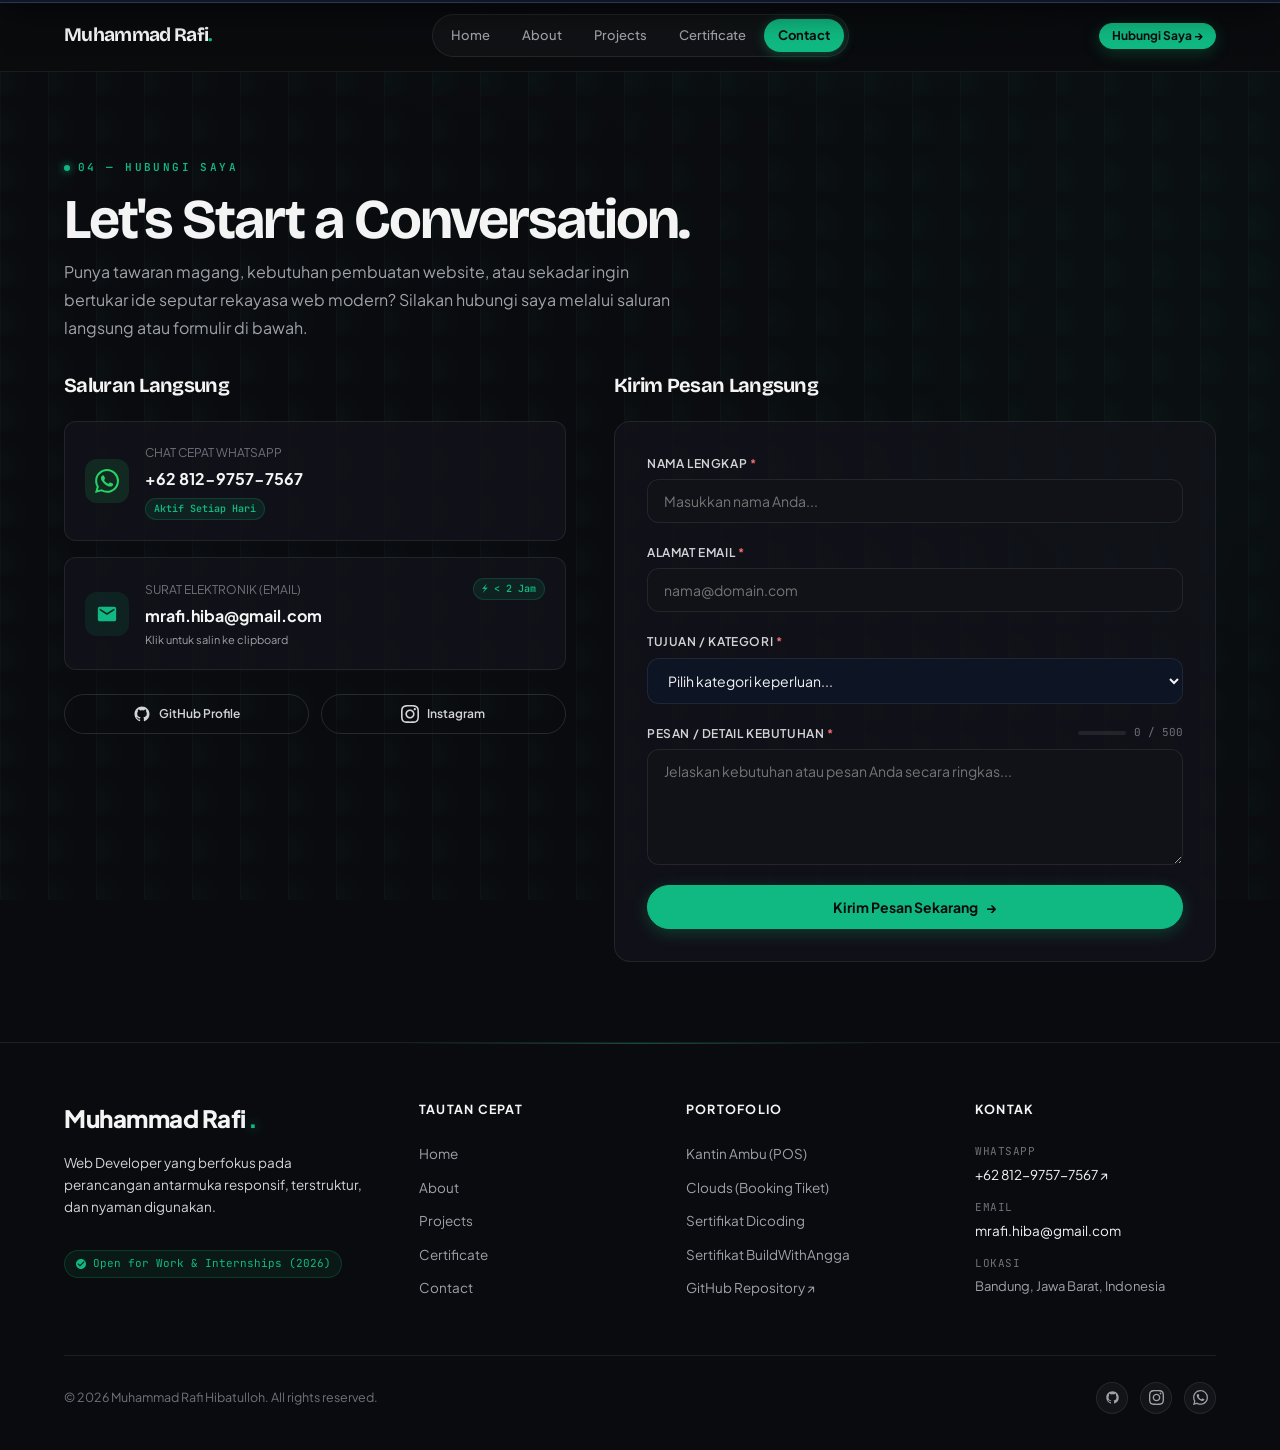
<file: contact.html>
<!DOCTYPE html>
<html lang="id">
<head>
  <meta charset="UTF-8">
  <meta name="viewport" content="width=device-width, initial-scale=1.0">
  <title>Hubungi Saya — M Rafi Hibatulloh</title>
  <meta name="description" content="Kirim pesan langsung ke M Rafi Hibatulloh untuk peluang magang, proyek web development, atau kolaborasi pembuatan website.">
  <meta name="author" content="M Rafi Hibatulloh">
  <meta name="theme-color" content="#070a13">

  <!-- Open Graph / Social Sharing Meta -->
  <meta property="og:type" content="website">
  <meta property="og:title" content="Hubungi Saya — M Rafi Hibatulloh">
  <meta property="og:description" content="Kirim pesan langsung ke M Rafi Hibatulloh untuk peluang magang, proyek web development, atau kolaborasi pembuatan website.">
  <meta property="og:image" content="assets/jas.jpeg">
  <meta property="og:locale" content="id_ID">

  <!-- Twitter Card -->
  <meta name="twitter:card" content="summary_large_image">
  <meta name="twitter:title" content="Hubungi Saya — M Rafi Hibatulloh">
  <meta name="twitter:description" content="Kirim pesan langsung ke M Rafi Hibatulloh untuk peluang magang, proyek web development, atau kolaborasi pembuatan website.">
  <meta name="twitter:image" content="assets/jas.jpeg">

  <!-- Web App Manifest -->
  <link rel="manifest" href="manifest.json">
  
  <link rel="preconnect" href="https://fonts.googleapis.com">
  <link rel="preconnect" href="https://fonts.gstatic.com" crossorigin>
  <link href="https://fonts.googleapis.com/css2?family=Bricolage+Grotesque:opsz,wght@12..96,600;12..96,700;12..96,800&family=JetBrains+Mono:wght@400;500;600;700&family=Plus+Jakarta+Sans:wght@400;500;600;700;800&display=swap" rel="stylesheet">
  
  <link rel="stylesheet" href="css/style.css">
</head>
<body>

  <!-- STICKY GLASS NAVBAR -->
  <header class="navbar">
    <div class="container navbar-inner">
      <a href="index.html" class="navbar-brand">
        <span>Muhammad Rafi<span class="brand-dot">.</span></span>
      </a>

      <nav class="nav-links" aria-label="Navigasi Utama">
        <a href="index.html" class="nav-item">Home</a>
        <a href="about.html" class="nav-item">About</a>
        <a href="projects.html" class="nav-item">Projects</a>
        <a href="certificate.html" class="nav-item">Certificate</a>
        <a href="contact.html" class="nav-item active">Contact</a>
      </nav>

      <div class="nav-actions">
        <a href="contact.html" class="btn btn-primary btn-sm">Hubungi Saya →</a>

        <button id="menu-toggle" class="mobile-toggle" aria-label="Buka Menu Mobile" aria-expanded="false">
          &#9776;
        </button>
      </div>
    </div>
  </header>

  <!-- MOBILE NAVIGATION DRAWER -->
  <div id="mobile-drawer" class="mobile-drawer">
    <a href="index.html" class="mobile-nav-link">
      <span>Home</span>
      <span class="font-mono" style="font-size:11px;">01</span>
    </a>
    <a href="about.html" class="mobile-nav-link">
      <span>About</span>
      <span class="font-mono" style="font-size:11px;">02</span>
    </a>
    <a href="projects.html" class="mobile-nav-link">
      <span>Projects</span>
      <span class="font-mono" style="font-size:11px;">03</span>
    </a>
    <a href="certificate.html" class="mobile-nav-link">
      <span>Certificate</span>
      <span class="font-mono" style="font-size:11px;">04</span>
    </a>
    <a href="contact.html" class="mobile-nav-link active">
      <span>Contact</span>
      <span class="font-mono" style="font-size:11px;">05</span>
    </a>
  </div>

  <main>
    <!-- CONTACT HEADER -->
    <section class="section" style="padding-bottom:var(--space-8);">
      <div class="container">
        <div class="reveal">
          <span class="section-kicker">04 — HUBUNGI SAYA</span>
          <h1 class="section-title" style="font-size:clamp(2.2rem, 5vw, 3.5rem); margin-bottom:var(--space-2);">
            Let's Start a Conversation<span class="brand-dot">.</span>
          </h1>
          <p class="section-subtitle">
            Punya tawaran magang, kebutuhan pembuatan website, atau sekadar ingin bertukar ide seputar rekayasa web modern? Silakan hubungi saya melalui saluran langsung atau formulir di bawah.
          </p>
        </div>
      </div>
    </section>

    <!-- CONTACT CHANNELS & INTERACTIVE FORM -->
    <section class="section" style="padding-top:0;">
      <div class="container">
        <div class="contact-layout">
          
          <!-- Column 1: Direct Channels -->
          <div class="reveal">
            <h2 style="font-size:var(--text-xl); margin-bottom:var(--space-6);">Saluran Langsung</h2>

            <div class="contact-channels">
              <!-- WhatsApp -->
              <a href="https://wa.me/6281297577567" target="_blank" rel="noopener noreferrer" class="contact-channel-card tilt-card spotlight-card">
                <div class="channel-icon-box" style="background:rgba(37, 211, 102, 0.12); color:#25d366;"><svg width="24" height="24" viewBox="0 0 24 24" fill="currentColor"><path d="M17.472 14.382c-.297-.149-1.758-.867-2.03-.967-.273-.099-.471-.148-.67.15-.197.297-.767.966-.94 1.164-.173.199-.347.223-.644.075-.297-.15-1.255-.463-2.39-1.475-.883-.788-1.48-1.761-1.653-2.059-.173-.297-.018-.458.13-.606.134-.133.298-.347.446-.52.149-.174.198-.298.298-.497.099-.198.05-.371-.025-.52-.075-.149-.669-1.612-.916-2.207-.242-.579-.487-.5-.669-.51-.173-.008-.371-.01-.57-.01-.198 0-.52.074-.792.372-.272.297-1.04 1.016-1.04 2.479 0 1.462 1.065 2.875 1.213 3.074.149.198 2.096 3.2 5.077 4.487.709.306 1.262.489 1.694.625.712.227 1.36.195 1.871.118.571-.085 1.758-.719 2.006-1.413.248-.694.248-1.289.173-1.413-.074-.124-.272-.198-.57-.347m-5.421 7.403h-.004a9.87 9.87 0 01-5.031-1.378l-.361-.214-3.741.982.998-3.648-.235-.374a9.86 9.86 0 01-1.51-5.26c.001-5.45 4.436-9.884 9.888-9.884 2.64 0 5.122 1.03 6.988 2.898a9.825 9.825 0 012.893 6.994c-.003 5.45-4.437 9.884-9.885 9.884m8.413-18.297A11.815 11.815 0 0012.05 0C5.495 0 .16 5.335.157 11.892c0 2.096.547 4.142 1.588 5.945L0 24l6.335-1.662a11.835 11.835 0 005.711 1.455h.005c6.554 0 11.89-5.335 11.893-11.893a11.821 11.821 0 00-3.48-8.413z"/></svg></div>
                <div>
                  <p style="font-size:var(--text-xs); color:var(--text-dim); text-transform:uppercase;">Chat Cepat WhatsApp</p>
                  <p style="font-size:var(--text-base); font-weight:700; color:var(--text-primary); margin-top:2px;">+62 812-9757-7567</p>
                  <span class="badge" style="font-size:10px; background:rgba(16,185,129,0.1); color:var(--accent-emerald); border:1px solid rgba(16,185,129,0.2); padding:2px 8px; border-radius:12px; font-weight:600; display:inline-block; margin-top:2px;">Aktif Setiap Hari</span>
                </div>
              </a>

              <!-- Email -->
              <div class="contact-channel-card tilt-card spotlight-card" style="cursor:pointer;" onclick="navigator.clipboard.writeText('mrafi.hiba@gmail.com'); window.showToast('Email mrafi.hiba@gmail.com disalin!');">
                <div class="channel-icon-box" style="background:var(--accent-primary-subtle); color:var(--accent-primary);">
                  <svg width="22" height="22" viewBox="0 0 24 24" fill="currentColor" style="display:block;">
                    <path d="M20 4H4c-1.1 0-1.99.9-1.99 2L2 18c0 1.1.9 2 2 2h16c1.1 0 2-.9 2-2V6c0-1.1-.9-2-2-2zm0 4l-8 5-8-5V6l8 5 8-5v2z"/>
                  </svg>
                </div>
                <div style="flex-grow:1;">
                  <div style="display:flex; align-items:center; justify-content:space-between; gap:8px;">
                    <p style="font-size:var(--text-xs); color:var(--text-dim); text-transform:uppercase; margin:0;">Surat Elektronik (Email)</p>
                    <span class="badge" style="font-size:10px; background:rgba(16,185,129,0.1); color:var(--accent-emerald); border:1px solid rgba(16,185,129,0.2); padding:2px 8px; border-radius:12px; font-weight:600;">⚡ &lt; 2 Jam</span>
                  </div>
                  <p style="font-size:var(--text-base); font-weight:700; color:var(--text-primary); margin-top:2px;">mrafi.hiba@gmail.com</p>
                  <p style="font-size:11px; color:var(--text-muted);">Klik untuk salin ke clipboard</p>
                </div>
              </div>

              <!-- Social Links Row -->
              <div style="display:grid; grid-template-columns:1fr 1fr; gap:var(--space-3); margin-top:var(--space-2);">
                <a href="https://github.com/Varraaa" target="_blank" rel="noopener noreferrer" class="btn btn-outline btn-sm" style="display:inline-flex; align-items:center; gap:8px; justify-content:center; padding:10px 14px;">
                  <svg width="18" height="18" viewBox="0 0 24 24" fill="currentColor" style="flex-shrink:0;"><path fill-rule="evenodd" clip-rule="evenodd" d="M12 2C6.477 2 2 6.484 2 12.017c0 4.425 2.865 8.18 6.839 9.504.5.092.682-.217.682-.483 0-.237-.008-.868-.013-1.703-2.782.605-3.369-1.343-3.369-1.343-.454-1.158-1.11-1.466-1.11-1.466-.908-.62.069-.608.069-.608 1.003.07 1.53 1.032 1.53 1.032.892 1.53 2.341 1.088 2.91.832.092-.647.35-1.088.636-1.338-2.22-.253-4.555-1.113-4.555-4.951 0-1.093.39-1.988 1.029-2.688-.103-.253-.446-1.272.098-2.65 0 0 .84-.27 2.75 1.026A9.564 9.564 0 0112 6.844c.85.004 1.705.115 2.504.337 1.909-1.296 2.747-1.027 2.747-1.027.546 1.379.202 2.398.1 2.651.64.7 1.028 1.595 1.028 2.688 0 3.848-2.339 4.695-4.566 4.943.359.309.678.92.678 1.855 0 1.338-.012 2.419-.012 2.747 0 .268.18.58.688.482A10.019 10.019 0 0022 12.017C22 6.484 17.522 2 12 2z"/></svg> GitHub Profile
                </a>
                <a href="https://www.instagram.com/_vaarra/" target="_blank" rel="noopener noreferrer" class="btn btn-outline btn-sm" style="display:inline-flex; align-items:center; gap:8px; justify-content:center; padding:10px 14px;">
                  <svg width="18" height="18" viewBox="0 0 24 24" fill="currentColor" style="flex-shrink:0;"><path d="M12 2.163c3.204 0 3.584.012 4.85.07 3.252.148 4.771 1.691 4.919 4.919.058 1.265.069 1.645.069 4.849 0 3.205-.012 3.584-.069 4.849-.149 3.225-1.664 4.771-4.919 4.919-1.266.058-1.644.07-4.85.07-3.204 0-3.584-.012-4.849-.07-3.26-.149-4.771-1.699-4.919-4.92-.058-1.265-.07-1.644-.07-4.849 0-3.204.013-3.583.07-4.849.149-3.227 1.664-4.771 4.919-4.919 1.266-.057 1.645-.069 4.849-.069zm0-2.163c-3.259 0-3.667.014-4.947.072-4.358.2-6.78 2.618-6.98 6.98-.059 1.281-.073 1.689-.073 4.948 0 3.259.014 3.668.072 4.948.2 4.358 2.618 6.78 6.98 6.98 1.281.058 1.689.072 4.948.072 3.259 0 3.668-.014 4.948-.072 4.354-.2 6.782-2.618 6.979-6.98.059-1.28.073-1.689.073-4.948 0-3.259-.014-3.667-.072-4.947-.196-4.354-2.617-6.78-6.979-6.98-1.281-.059-1.69-.073-4.949-.073zm0 5.838c-3.403 0-6.162 2.759-6.162 6.162s2.759 6.163 6.162 6.163 6.162-2.759 6.162-6.163c0-3.403-2.759-6.162-6.162-6.162zm0 10.162c-2.209 0-4-1.79-4-4 0-2.209 1.791-4 4-4s4 1.791 4 4c0 2.21-1.791 4-4 4zm6.406-11.845c-.796 0-1.441.645-1.441 1.44s.645 1.44 1.441 1.44c.795 0 1.439-.645 1.439-1.44s-.644-1.44-1.439-1.44z"/></svg> Instagram
                </a>
              </div>
            </div>
          </div>

          <!-- Column 2: Interactive Contact Form -->
          <div class="reveal reveal-delay-1">
            <h2 style="font-size:var(--text-xl); margin-bottom:var(--space-6);">Kirim Pesan Langsung</h2>

            <form id="contact-form" class="contact-form" action="https://formsubmit.co/mrafi.hiba@gmail.com" method="POST" novalidate>
              <!-- Hidden configuration for FormSubmit -->
              <input type="hidden" name="_captcha" value="false">
              <input type="hidden" name="_template" value="table">
              <input type="hidden" name="_subject" value="[Portofolio] Pesan Baru dari Pengunjung Website">
              <!-- Name Input -->
              <div class="form-group">
                <label for="contact-name" class="form-label">Nama Lengkap <span style="color:var(--accent-rose);">*</span></label>
                <input type="text" id="contact-name" name="name" class="form-input" placeholder="Masukkan nama Anda..." required minlength="2">
                <span id="name-error" class="form-error-msg">Silakan masukkan nama Anda minimal 2 karakter.</span>
              </div>

              <!-- Email Input -->
              <div class="form-group">
                <label for="contact-email" class="form-label">Alamat Email <span style="color:var(--accent-rose);">*</span></label>
                <input type="email" id="contact-email" name="email" class="form-input" placeholder="nama@domain.com" required>
                <span id="email-error" class="form-error-msg">Format alamat email tidak valid.</span>
              </div>

              <!-- Subject Selection -->
              <div class="form-group">
                <label for="contact-subject" class="form-label">Tujuan / Kategori <span style="color:var(--accent-rose);">*</span></label>
                <select id="contact-subject" name="subject" class="form-input" style="background:#0d1424; cursor:pointer;" required>
                  <option value="" disabled selected>Pilih kategori keperluan...</option>
                  <option value="Tawaran Magang (Internship)">Tawaran Magang (Internship RPL)</option>
                  <option value="Proyek Web Development">Kebutuhan Proyek Web (Landing Page / Web App)</option>
                  <option value="Peluang Kerja Junior">Peluang Kerja Junior Web Developer</option>
                  <option value="Kolaborasi & Diskusi Teknis">Kolaborasi &amp; Pertanyaan Lain</option>
                </select>
                <span id="subject-error" class="form-error-msg">Silakan pilih kategori keperluan.</span>
              </div>

              <!-- Message Input with Character Count -->
              <div class="form-group">
                <div style="display:flex; justify-content:space-between; align-items:center;">
                  <label for="contact-message" class="form-label">Pesan / Detail Kebutuhan <span style="color:var(--accent-rose);">*</span></label>
                  <div style="display:flex; align-items:center; gap:8px;">
                    <div style="width:48px; height:4px; background:rgba(255,255,255,0.08); border-radius:2px; overflow:hidden;">
                      <div id="char-bar" style="width:0%; height:100%; background:var(--accent-emerald); transition:width 0.2s ease, background 0.2s ease;"></div>
                    </div>
                    <span id="char-count" class="char-counter">0 / 500</span>
                  </div>
                </div>
                <textarea id="contact-message" name="message" rows="5" class="form-textarea" placeholder="Jelaskan kebutuhan atau pesan Anda secara ringkas..." required minlength="10" maxlength="500"></textarea>
                <span id="message-error" class="form-error-msg">Pesan harus memiliki panjang minimal 10 karakter.</span>
              </div>

              <!-- Submit Button -->
              <button type="submit" id="submit-btn" class="btn btn-primary hover-lift" style="width:100%; padding:14px;">
                <span id="btn-text">Kirim Pesan Sekarang</span>
                <span class="hover-arrow-icon">→</span>
              </button>
            </form>
          </div>

        </div>
      </div>
    </section>
  </main>

  <!-- CONFIRMATION MODAL DIALOG -->
  <div id="confirmation-modal" class="modal-overlay" role="dialog" aria-modal="true" aria-labelledby="modal-title">
    <div class="modal-dialog">
      <div class="modal-icon-circle">
        <svg width="24" height="24" viewBox="0 0 24 24" fill="none" stroke="currentColor" stroke-width="2.5" stroke-linecap="round" stroke-linejoin="round">
          <polyline points="20 6 9 17 4 12"></polyline>
        </svg>
      </div>
      <h3 id="modal-title" class="modal-title">Pesan Berhasil Dikirim!</h3>
      <p class="modal-desc">
        Rincian pesan Anda telah divalidasi dan dikirimkan langsung ke email <strong>mrafi.hiba@gmail.com</strong>.
      </p>

      <div class="modal-summary-box">
        <p style="margin-bottom:6px;"><strong style="color:var(--accent-primary);">Pengirim:</strong> <span id="summary-name"></span> (<span id="summary-email"></span>)</p>
        <p style="margin-bottom:6px;"><strong style="color:var(--accent-secondary);">Perihal:</strong> <span id="summary-subject"></span></p>
        <p><strong style="color:var(--text-muted);">Pesan:</strong> <span id="summary-message" style="color:var(--text-secondary); font-style:italic;"></span></p>
      </div>

      <div class="modal-actions" style="display:flex; flex-direction:column; gap:10px; margin-top:var(--space-4);">
        <div style="display:flex; gap:8px; width:100%; flex-wrap:wrap;">
          <a id="btn-modal-whatsapp" href="#" target="_blank" rel="noopener noreferrer" class="btn btn-primary btn-sm hover-lift" style="flex:1; justify-content:center; min-width:140px; display:inline-flex; align-items:center; gap:8px;">
            <svg width="15" height="15" viewBox="0 0 24 24" fill="currentColor"><path d="M17.472 14.382c-.297-.149-1.758-.867-2.03-.967-.273-.099-.471-.148-.67.15-.197.297-.767.966-.94 1.164-.173.199-.347.223-.644.075-.297-.15-1.255-.463-2.39-1.475-.883-.788-1.48-1.761-1.653-2.059-.173-.297-.018-.458.13-.606.134-.133.298-.347.446-.52.149-.174.198-.298.298-.497.099-.198.05-.371-.025-.52-.075-.149-.669-1.612-.916-2.207-.242-.579-.487-.5-.669-.51-.173-.008-.371-.01-.57-.01-.198 0-.52.074-.792.372-.272.297-1.04 1.016-1.04 2.479 0 1.462 1.065 2.875 1.213 3.074.149.198 2.096 3.2 5.077 4.487.709.306 1.262.489 1.694.625.712.227 1.36.195 1.871.118.571-.085 1.758-.719 2.006-1.413.248-.694.248-1.289.173-1.413-.074-.124-.272-.198-.57-.347m-5.421 7.403h-.004a9.87 9.87 0 01-5.031-1.378l-.361-.214-3.741.982.998-3.648-.235-.374a9.86 9.86 0 01-1.51-5.26c.001-5.45 4.436-9.884 9.888-9.884 2.64 0 5.122 1.03 6.988 2.898a9.825 9.825 0 012.893 6.994c-.003 5.45-4.437 9.884-9.885 9.884m8.413-18.297A11.815 11.815 0 0012.05 0C5.495 0 .16 5.335.157 11.892c0 2.096.547 4.142 1.588 5.945L0 24l6.335-1.662a11.835 11.835 0 005.711 1.455h.005c6.554 0 11.89-5.335 11.893-11.893a11.821 11.821 0 00-3.48-8.413z"/></svg>
            <span>Kirim via WhatsApp</span>
          </a>
          <a id="btn-modal-email" href="#" class="btn btn-secondary btn-sm hover-lift" style="flex:1; justify-content:center; min-width:140px; display:inline-flex; align-items:center; gap:8px;">
            <svg width="15" height="15" viewBox="0 0 24 24" fill="currentColor"><path d="M20 4H4c-1.1 0-1.99.9-1.99 2L2 18c0 1.1.9 2 2 2h16c1.1 0 2-.9 2-2V6c0-1.1-.9-2-2-2zm0 4l-8 5-8-5V6l8 5 8-5v2z"/></svg>
            <span>Kirim via Email</span>
          </a>
        </div>
        <div style="display:flex; gap:8px; width:100%; flex-wrap:wrap;">
          <button type="button" id="btn-modal-copy" class="btn btn-outline btn-sm" style="flex:1; min-width:140px; display:inline-flex; align-items:center; gap:8px; justify-content:center;">
            <svg width="14" height="14" viewBox="0 0 24 24" fill="none" stroke="currentColor" stroke-width="2" stroke-linecap="round" stroke-linejoin="round"><rect x="9" y="9" width="13" height="13" rx="2" ry="2"></rect><path d="M5 15H4a2 2 0 0 1-2-2V4a2 2 0 0 1 2-2h9a2 2 0 0 1 2 2v1"></path></svg>
            <span>Salin Format Pesan</span>
          </button>
          <button type="button" id="btn-modal-close" class="btn btn-outline btn-sm" style="flex:1; min-width:140px;">
            Tutup
          </button>
        </div>
      </div>
    </div>
  </div>

  <!-- MODERN PORTFOLIO FOOTER -->
  <footer class="footer">
    <div class="container">

<!-- MAIN FOOTER DIRECTORY (4 COLUMNS) -->
      <div class="footer-main-grid">

        <!-- Kolom 1: Profil Pengembang -->
        <div>
          <div class="footer-brand-title">
            <span>Muhammad Rafi</span><span class="footer-brand-dot">.</span>
          </div>
          <p class="footer-brand-desc">
            Web Developer yang berfokus pada perancangan antarmuka responsif, terstruktur, dan nyaman digunakan.
          </p>
          <div class="footer-status-chip" style="display:inline-flex; align-items:center; gap:6px; margin-top:var(--space-3); padding:4px 10px; border-radius:var(--radius-full); background:rgba(16,185,129,0.08); border:1px solid rgba(16,185,129,0.2); font-size:11px; font-family:var(--font-mono); color:var(--accent-emerald);">
            <svg width="12" height="12" viewBox="0 0 24 24" fill="currentColor" style="display:block;">
              <path d="M12 2C6.48 2 2 6.48 2 12s4.48 10 10 10 10-4.48 10-10S17.52 2 12 2zm-2 15l-5-5 1.41-1.41L10 14.17l7.59-7.59L19 8l-9 9z"/>
            </svg>
            <span>Open for Work &amp; Internships (2026)</span>
          </div>
        </div>

        <!-- Kolom 2: Tautan Cepat -->
        <div>
          <p class="footer-col-title">Tautan Cepat</p>
          <div class="footer-nav-list">
            <a href="index.html" class="footer-nav-link">Home</a>
            <a href="about.html" class="footer-nav-link">About</a>
            <a href="projects.html" class="footer-nav-link">Projects</a>
            <a href="certificate.html" class="footer-nav-link">Certificate</a>
            <a href="contact.html" class="footer-nav-link">Contact</a>
          </div>
        </div>

        <!-- Kolom 3: Portofolio Proyek -->
        <div>
          <p class="footer-col-title">Portofolio</p>
          <div class="footer-nav-list">
            <a href="projects.html" class="footer-nav-link">Kantin Ambu (POS)</a>
            <a href="projects.html" class="footer-nav-link">Clouds (Booking Tiket)</a>
            <a href="certificate.html" class="footer-nav-link">Sertifikat Dicoding</a>
            <a href="certificate.html" class="footer-nav-link">Sertifikat BuildWithAngga</a>
            <a href="https://github.com/Varraaa" target="_blank" rel="noopener noreferrer" class="footer-nav-link">GitHub Repository ↗</a>
          </div>
        </div>

        <!-- Kolom 4: Kontak Langsung & Lokasi -->
        <div>
          <p class="footer-col-title">Kontak</p>
          <div class="footer-contact-info-list">
            <div class="footer-contact-item">
              <span class="footer-contact-label">WhatsApp</span>
              <a href="https://wa.me/6281297577567" target="_blank" rel="noopener noreferrer" class="footer-contact-val">
                +62 812-9757-7567 ↗
              </a>
            </div>
            <div class="footer-contact-item">
              <span class="footer-contact-label">Email</span>
              <a href="mailto:mrafi.hiba@gmail.com" class="footer-contact-val">
                mrafi.hiba@gmail.com
              </a>
            </div>
            <div class="footer-contact-item">
              <span class="footer-contact-label">Lokasi</span>
              <span class="footer-contact-val" style="font-size:13px; color:var(--text-muted);">
                Bandung, Jawa Barat, Indonesia
              </span>
            </div>
          </div>
        </div>

      </div>

      <!-- FOOTER BOTTOM BAR -->
      <div class="footer-bottom-bar">
        <p class="footer-copyright">
          &copy; <span id="year">2026</span> Muhammad Rafi Hibatulloh. All rights reserved.
        </p>
        <div class="footer-bottom-actions">
          <div style="display:flex; align-items:center; gap:var(--space-3);">
            <a href="https://github.com/Varraaa" target="_blank" rel="noopener noreferrer" class="footer-social-icon-btn" aria-label="GitHub Profile" title="GitHub">
              <svg width="15" height="15" viewBox="0 0 24 24" fill="currentColor"><path fill-rule="evenodd" clip-rule="evenodd" d="M12 2C6.477 2 2 6.484 2 12.017c0 4.425 2.865 8.18 6.839 9.504.5.092.682-.217.682-.483 0-.237-.008-.868-.013-1.703-2.782.605-3.369-1.343-3.369-1.343-.454-1.158-1.11-1.466-1.11-1.466-.908-.62.069-.608.069-.608 1.003.07 1.53 1.032 1.53 1.032.892 1.53 2.341 1.088 2.91.832.092-.647.35-1.088.636-1.338-2.22-.253-4.555-1.113-4.555-4.951 0-1.093.39-1.988 1.029-2.688-.103-.253-.446-1.272.098-2.65 0 0 .84-.27 2.75 1.026A9.564 9.564 0 0112 6.844c.85.004 1.705.115 2.504.337 1.909-1.296 2.747-1.027 2.747-1.027.546 1.379.202 2.398.1 2.651.64.7 1.028 1.595 1.028 2.688 0 3.848-2.339 4.695-4.566 4.943.359.309.678.92.678 1.855 0 1.338-.012 2.419-.012 2.747 0 .268.18.58.688.482A10.019 10.019 0 0022 12.017C22 6.484 17.522 2 12 2z"/></svg>
            </a>
            <a href="https://www.instagram.com/rafihibatullohh" target="_blank" rel="noopener noreferrer" class="footer-social-icon-btn" aria-label="Instagram Profile" title="Instagram">
              <svg width="15" height="15" viewBox="0 0 24 24" fill="currentColor"><path d="M12 2.163c3.204 0 3.584.012 4.85.07 3.252.148 4.771 1.691 4.919 4.919.058 1.265.069 1.645.069 4.849 0 3.205-.012 3.584-.069 4.849-.149 3.225-1.664 4.771-4.919 4.919-1.266.058-1.644.07-4.85.07-3.204 0-3.584-.012-4.849-.07-3.26-.149-4.771-1.699-4.919-4.92-.058-1.265-.07-1.644-.07-4.849 0-3.204.013-3.583.07-4.849.149-3.227 1.664-4.771 4.919-4.919 1.266-.057 1.645-.069 4.849-.069zm0-2.163c-3.259 0-3.667.014-4.947.072-4.358.2-6.78 2.618-6.98 6.98-.059 1.281-.073 1.689-.073 4.948 0 3.259.014 3.668.072 4.948.2 4.358 2.618 6.78 6.98 6.98 1.281.058 1.689.072 4.948.072 3.259 0 3.668-.014 4.948-.072 4.354-.2 6.782-2.618 6.979-6.98.059-1.28.073-1.689.073-4.948 0-3.259-.014-3.667-.072-4.947-.196-4.354-2.617-6.78-6.979-6.98-1.281-.059-1.69-.073-4.949-.073zm0 5.838c-3.403 0-6.162 2.759-6.162 6.162s2.759 6.163 6.162 6.163 6.162-2.759 6.162-6.163c0-3.403-2.759-6.162-6.162-6.162zm0 10.162c-2.209 0-4-1.79-4-4 0-2.209 1.791-4 4-4s4 1.791 4 4c0 2.21-1.791 4-4 4zm6.406-11.845c-.796 0-1.441.645-1.441 1.44s.645 1.44 1.441 1.44c.795 0 1.439-.645 1.439-1.44s-.644-1.44-1.439-1.44z"/></svg>
            </a>
            <a href="https://wa.me/6281297577567" target="_blank" rel="noopener noreferrer" class="footer-social-icon-btn" aria-label="WhatsApp Direct" title="WhatsApp">
              <svg width="15" height="15" viewBox="0 0 24 24" fill="currentColor"><path d="M17.472 14.382c-.297-.149-1.758-.867-2.03-.967-.273-.099-.471-.148-.67.15-.197.297-.767.966-.94 1.164-.173.199-.347.223-.644.075-.297-.15-1.255-.463-2.39-1.475-.883-.788-1.48-1.761-1.653-2.059-.173-.297-.018-.458.13-.606.134-.133.298-.347.446-.52.149-.174.198-.298.298-.497.099-.198.05-.371-.025-.52-.075-.149-.669-1.612-.916-2.207-.242-.579-.487-.5-.669-.51-.173-.008-.371-.01-.57-.01-.198 0-.52.074-.792.372-.272.297-1.04 1.016-1.04 2.479 0 1.462 1.065 2.875 1.213 3.074.149.198 2.096 3.2 5.077 4.487.709.306 1.262.489 1.694.625.712.227 1.36.195 1.871.118.571-.085 1.758-.719 2.006-1.413.248-.694.248-1.289.173-1.413-.074-.124-.272-.198-.57-.347m-5.421 7.403h-.004a9.87 9.87 0 01-5.031-1.378l-.361-.214-3.741.982.998-3.648-.235-.374a9.86 9.86 0 01-1.51-5.26c.001-5.45 4.436-9.884 9.888-9.884 2.64 0 5.122 1.03 6.988 2.898a9.825 9.825 0 012.893 6.994c-.003 5.45-4.437 9.884-9.885 9.884m8.413-18.297A11.815 11.815 0 0012.05 0C5.495 0 .16 5.335.157 11.892c0 2.096.547 4.142 1.588 5.945L0 24l6.335-1.662a11.835 11.835 0 005.711 1.455h.005c6.554 0 11.89-5.335 11.893-11.893a11.821 11.821 0 00-3.48-8.413z"/></svg>
            </a>
          </div>
        </div>
      </div>

    </div>
  </footer>

  <!-- FLOATING BACK TO TOP BUTTON (SEBELAH KANAN LAYAR) -->
  <button id="back-to-top" class="back-to-top-btn" aria-label="Kembali ke atas" title="Kembali ke atas">
    <svg class="progress-ring" width="48" height="48" viewBox="0 0 48 48">
      <circle class="progress-ring-circle-bg" stroke="rgba(255,255,255,0.08)" stroke-width="2.5" fill="transparent" r="21" cx="24" cy="24" />
      <circle class="progress-ring-circle" stroke="var(--accent-primary)" stroke-width="2.5" fill="transparent" r="21" cx="24" cy="24" stroke-dasharray="131.95" stroke-dashoffset="131.95" stroke-linecap="round" />
    </svg>
    <svg class="progress-ring-arrow" width="18" height="18" viewBox="0 0 24 24" fill="none" stroke="currentColor" stroke-width="2.5" stroke-linecap="round" stroke-linejoin="round">
      <path d="m18 15-6-6-6 6"/>
    </svg>
  </button>

  <!-- SCRIPTS -->
  <script src="js/main.js"></script>
  <script src="js/animations.js"></script>
  <script>
    // FORM VALIDATION & MODAL CONTROLLER
    document.addEventListener('DOMContentLoaded', function () {
      const form = document.getElementById('contact-form');
      const nameInput = document.getElementById('contact-name');
      const emailInput = document.getElementById('contact-email');
      const subjectInput = document.getElementById('contact-subject');
      const messageInput = document.getElementById('contact-message');
      const charCounter = document.getElementById('char-count');
      const submitBtn = document.getElementById('submit-btn');
      const btnText = document.getElementById('btn-text');

      // Modal elements
      const modal = document.getElementById('confirmation-modal');
      const summaryName = document.getElementById('summary-name');
      const summaryEmail = document.getElementById('summary-email');
      const summarySubject = document.getElementById('summary-subject');
      const summaryMessage = document.getElementById('summary-message');
      const btnModalClose = document.getElementById('btn-modal-close');
      const btnModalWhatsApp = document.getElementById('btn-modal-whatsapp');
      const btnModalEmail = document.getElementById('btn-modal-email');
      const btnModalCopy = document.getElementById('btn-modal-copy');
      let currentRawMessage = '';

      // Regex for email
      const emailRegex = /^[^\s@]+@[^\s@]+\.[^\s@]+$/;

      // Character Counter & Progress Bar
      const charBar = document.getElementById('char-bar');
      messageInput.addEventListener('input', function () {
        const len = this.value.length;
        charCounter.textContent = `${len} / 500`;
        const pct = Math.min(100, Math.round((len / 500) * 100));
        if (charBar) {
          charBar.style.width = pct + '%';
          if (len > 450) {
            charBar.style.background = 'var(--accent-rose)';
            charCounter.style.color = 'var(--accent-rose)';
          } else if (len > 350) {
            charBar.style.background = 'var(--accent-amber)';
            charCounter.style.color = 'var(--accent-amber)';
          } else {
            charBar.style.background = 'var(--accent-emerald)';
            charCounter.style.color = 'var(--text-dim)';
          }
        }
      });

      function validateField(input, condition, errorEl) {
        if (condition) {
          input.classList.remove('is-invalid');
          input.classList.add('is-valid');
          if (errorEl) errorEl.classList.remove('visible');
          return true;
        } else {
          input.classList.remove('is-valid');
          input.classList.add('is-invalid');
          if (errorEl) errorEl.classList.add('visible');
          return false;
        }
      }

      // Real-time input listeners
      nameInput.addEventListener('input', () => {
        validateField(nameInput, nameInput.value.trim().length >= 2, document.getElementById('name-error'));
      });

      emailInput.addEventListener('input', () => {
        validateField(emailInput, emailRegex.test(emailInput.value.trim()), document.getElementById('email-error'));
      });

      subjectInput.addEventListener('change', () => {
        validateField(subjectInput, subjectInput.value !== '', document.getElementById('subject-error'));
      });

      messageInput.addEventListener('input', () => {
        validateField(messageInput, messageInput.value.trim().length >= 10, document.getElementById('message-error'));
      });

      // Submit listener with live validation and delivery to mrafi.hiba@gmail.com
      form.addEventListener('submit', async function (e) {
        e.preventDefault();

        const isNameValid = validateField(nameInput, nameInput.value.trim().length >= 2, document.getElementById('name-error'));
        const isEmailValid = validateField(emailInput, emailRegex.test(emailInput.value.trim()), document.getElementById('email-error'));
        const isSubjectValid = validateField(subjectInput, subjectInput.value !== '', document.getElementById('subject-error'));
        const isMessageValid = validateField(messageInput, messageInput.value.trim().length >= 10, document.getElementById('message-error'));

        if (!isNameValid || !isEmailValid || !isSubjectValid || !isMessageValid) {
          if (!isNameValid) nameInput.focus();
          else if (!isEmailValid) emailInput.focus();
          else if (!isSubjectValid) subjectInput.focus();
          else if (!isMessageValid) messageInput.focus();
          window.showToast('Harap lengkapi formulir dengan benar.', 3000);
          return;
        }

        const senderName = nameInput.value.trim();
        const senderEmail = emailInput.value.trim();
        const msgSubject = subjectInput.value;
        const msgText = messageInput.value.trim();

        // Loading state
        submitBtn.disabled = true;
        const originalBtnText = btnText.textContent;
        btnText.textContent = 'Mengirim ke mrafi.hiba@gmail.com...';

        // Prepare message string
        currentRawMessage = `Halo M Rafi Hibatulloh,\n\nNama: ${senderName}\nEmail: ${senderEmail}\nKeperluan: ${msgSubject}\n\nPesan:\n${msgText}`;

        // Prepare fallbacks
        const waText = encodeURIComponent(
          `Halo M Rafi, saya ${senderName} (${senderEmail}).\nPerihal: ${msgSubject}\nPesan: ${msgText}`
        );
        btnModalWhatsApp.href = `https://wa.me/6281297577567?text=${waText}`;

        const mailSubject = encodeURIComponent(`[Inquiry Portofolio] ${msgSubject} - ${senderName}`);
        const mailBody = encodeURIComponent(currentRawMessage);
        if (btnModalEmail) {
          btnModalEmail.href = `mailto:mrafi.hiba@gmail.com?subject=${mailSubject}&body=${mailBody}`;
        }

        summaryName.textContent = senderName;
        summaryEmail.textContent = senderEmail;
        summarySubject.textContent = msgSubject;
        summaryMessage.textContent = `"${msgText}"`;

        try {
          // Asynchronously dispatch directly to mrafi.hiba@gmail.com via FormSubmit endpoint
          const response = await fetch('https://formsubmit.co/ajax/mrafi.hiba@gmail.com', {
            method: 'POST',
            headers: {
              'Content-Type': 'application/json',
              'Accept': 'application/json'
            },
            body: JSON.stringify({
              name: senderName,
              email: senderEmail,
              subject: `[Portofolio] ${msgSubject} - ${senderName}`,
              message: msgText,
              _captcha: "false",
              _template: "table"
            })
          });

          if (response.ok) {
            document.getElementById('modal-title').textContent = 'Pesan Berhasil Terkirim!';
            modal.querySelector('.modal-desc').innerHTML = 'Pesan Anda telah berhasil dikirimkan langsung ke kotak masuk <strong>mrafi.hiba@gmail.com</strong>. Terima kasih atas pesan Anda!';
            window.showToast('Pesan berhasil terkirim ke mrafi.hiba@gmail.com!');
          } else {
            // Service returned non-200, show prepared state with direct mailto fallback
            document.getElementById('modal-title').textContent = 'Pesan Siap Terkirim!';
            modal.querySelector('.modal-desc').innerHTML = 'Pesan Anda telah divalidasi. Klik opsi di bawah untuk mengirimkannya langsung ke <strong>mrafi.hiba@gmail.com</strong>.';
            window.showToast('Pesan siap diteruskan ke email.');
          }
        } catch (err) {
          console.warn('Direct POST fetch error, utilizing verified mailto backup:', err);
          document.getElementById('modal-title').textContent = 'Pesan Berhasil Disiapkan!';
          modal.querySelector('.modal-desc').innerHTML = 'Silakan konfirmasi pengiriman ke <strong>mrafi.hiba@gmail.com</strong> melalui tombol Kirim via Email atau WhatsApp di bawah.';
          window.showToast('Pesan siap dikirimkan ke mrafi.hiba@gmail.com');
        } finally {
          submitBtn.disabled = false;
          btnText.textContent = originalBtnText;
          modal.classList.add('open');
        }
      });

      // Copy text action
      if (btnModalCopy) {
        btnModalCopy.addEventListener('click', function () {
          if (currentRawMessage && navigator.clipboard && navigator.clipboard.writeText) {
            navigator.clipboard.writeText(currentRawMessage).then(() => {
              window.showToast('Teks pesan berhasil disalin ke clipboard!');
            }).catch(() => {
              window.showToast('Teks pesan siap dikirim.');
            });
          }
        });
      }

      // Close modal
      btnModalClose.addEventListener('click', function () {
        modal.classList.remove('open');
        form.reset();
        charCounter.textContent = '0 / 500';
        [nameInput, emailInput, subjectInput, messageInput].forEach(inp => {
          inp.classList.remove('is-valid', 'is-invalid');
        });
      });

      // Close on backdrop click
      modal.addEventListener('click', function (e) {
        if (e.target === modal) {
          modal.classList.remove('open');
        }
      });
    });
  </script>
</body>
</html>
</file>
<file: css/style.css>
/* ==========================================================================
   GLOBAL STYLES & COMPONENT ARCHITECTURE
   M Rafi Hibatulloh | Portfolio Engineering System
   ========================================================================== */

@import url('variables.css');
@import url('animations.css');

/* CSS Reset & Box Sizing */
*, *::before, *::after {
  box-sizing: border-box;
  margin: 0;
  padding: 0;
}

html {
  scroll-behavior: smooth;
  font-size: 16px;
  color-scheme: dark;
  -webkit-text-size-adjust: 100%;
}

body {
  font-family: var(--font-sans);
  background-color: var(--bg-canvas);
  color: var(--text-primary);
  line-height: var(--leading-normal);
  background-image: 
    radial-gradient(ellipse 80% 50% at 50% -20%, rgba(16, 185, 129, 0.08), transparent 70%),
    radial-gradient(circle at 100% 30%, rgba(5, 150, 105, 0.04), transparent 50%),
    radial-gradient(circle at 0% 70%, rgba(16, 185, 129, 0.03), transparent 50%),
    linear-gradient(to right, rgba(255, 255, 255, 0.015) 1px, transparent 1px),
    linear-gradient(to bottom, rgba(255, 255, 255, 0.015) 1px, transparent 1px);
  background-size: 100% 100%, 100% 100%, 48px 48px, 48px 48px;
  background-attachment: fixed;
  min-height: 100vh;
  display: flex;
  flex-direction: column;
  overflow-x: hidden;
}

/* Custom Scrollbar */
::-webkit-scrollbar {
  width: 8px;
  height: 8px;
}
::-webkit-scrollbar-track {
  background: var(--bg-canvas);
}
::-webkit-scrollbar-thumb {
  background: #1e293b;
  border-radius: var(--radius-full);
  border: 2px solid var(--bg-canvas);
}
::-webkit-scrollbar-thumb:hover {
  background: var(--accent-primary);
}

/* Custom Selection Highlight */
::selection {
  background: rgba(16, 185, 129, 0.28);
  color: #f1f5f9;
}
::-moz-selection {
  background: rgba(16, 185, 129, 0.28);
  color: #f1f5f9;
}

/* Accessible High-Contrast Focus Visible */
a:focus-visible,
button:focus-visible,
input:focus-visible,
textarea:focus-visible,
select:focus-visible {
  outline: 2px solid var(--accent-primary);
  outline-offset: 2px;
}

/* Typography Defaults - Editorial Display Hierarchy */
h1, h2, h3, h4, h5, h6, .font-display {
  font-family: var(--font-display);
  color: var(--text-primary);
  font-weight: 700;
  line-height: var(--leading-tight);
  letter-spacing: -0.035em;
}

p {
  color: var(--text-secondary);
  line-height: var(--leading-relaxed);
}

a {
  color: inherit;
  text-decoration: none;
  transition: color var(--transition-fast);
}

button {
  cursor: pointer;
  border: none;
  background: none;
  font-family: inherit;
}

img {
  max-width: 100%;
  height: auto;
  display: block;
}

code, pre, .font-mono {
  font-family: var(--font-mono);
}

/* Container System */
.container {
  width: 100%;
  max-width: var(--max-width-content);
  margin-left: auto;
  margin-right: auto;
  padding-left: var(--space-6);
  padding-right: var(--space-6);
}

.container-narrow {
  max-width: var(--max-width-narrow);
}

/* Grids & Layouts */
.grid-1 {
  display: grid;
  grid-template-columns: 1fr;
  gap: var(--space-6);
}

.grid-2 {
  display: grid;
  grid-template-columns: repeat(2, 1fr);
  gap: var(--space-6);
}

.grid-3 {
  display: grid;
  grid-template-columns: repeat(3, 1fr);
  gap: var(--space-6);
}

.grid-4 {
  display: grid;
  grid-template-columns: repeat(4, 1fr);
  gap: var(--space-6);
}

/* ==========================================================================
   NAVBAR (STICKY GLASSMORPHISM)
   ========================================================================== */
.navbar {
  position: sticky;
  top: 0;
  width: 100%;
  height: var(--header-height);
  background: rgba(10, 11, 14, 0.82);
  backdrop-filter: blur(20px);
  -webkit-backdrop-filter: blur(20px);
  border-bottom: 1px solid rgba(255, 255, 255, 0.07);
  z-index: var(--z-sticky);
  transition: background var(--transition-normal), border-color var(--transition-normal), box-shadow var(--transition-normal);
}

.navbar.scrolled {
  background: rgba(10, 11, 14, 0.95);
  border-bottom-color: rgba(16, 185, 129, 0.22);
  box-shadow: 0 10px 30px -10px rgba(0, 0, 0, 0.8), 0 1px 0 rgba(16, 185, 129, 0.12);
}

.scroll-progress-line {
  position: absolute;
  bottom: 0;
  left: 0;
  height: 2px;
  width: 0%;
  background: linear-gradient(90deg, var(--accent-primary), var(--accent-secondary));
  transition: width 0.1s ease-out;
  pointer-events: none;
  z-index: 10;
}

.navbar-inner {
  display: grid;
  grid-template-columns: 1fr auto 1fr;
  align-items: center;
  height: 100%;
}

.navbar-brand {
  display: flex;
  align-items: center;
  gap: var(--space-2);
  font-family: var(--font-display);
  font-weight: 700;
  font-size: 1.2rem;
  color: var(--text-primary);
  letter-spacing: -0.035em;
  justify-self: start;
}

.navbar-brand .brand-dot {
  color: var(--accent-primary);
  display: inline-block;
}

.navbar-brand .brand-badge {
  font-family: var(--font-mono);
  font-size: 11px;
  color: var(--accent-primary);
  background: var(--accent-primary-subtle);
  padding: 2px 8px;
  border-radius: var(--radius-full);
  border: 1px solid var(--border-accent);
}

.nav-links {
  display: flex;
  align-items: center;
  gap: 4px;
  background: rgba(255, 255, 255, 0.03);
  padding: 4px;
  border-radius: var(--radius-full);
  border: 1px solid rgba(255, 255, 255, 0.08);
  justify-self: center;
}

.nav-item {
  font-size: 13px;
  font-weight: 500;
  color: var(--text-muted);
  padding: 6px 14px;
  border-radius: var(--radius-full);
  transition: all var(--transition-fast);
}

.nav-item:hover {
  color: var(--text-primary);
  background-color: rgba(255, 255, 255, 0.06);
}

.nav-item.active {
  color: #0a0b0e;
  background-color: var(--accent-primary);
  font-weight: 700;
  box-shadow: 0 2px 12px rgba(16, 185, 129, 0.35);
}

.nav-actions {
  display: flex;
  align-items: center;
  gap: var(--space-3);
  justify-self: end;
}

/* Command Palette Trigger in Nav */
.cmd-k-trigger {
  display: flex;
  align-items: center;
  gap: var(--space-2);
  background: var(--bg-surface-elevated);
  border: 1px solid var(--border-subtle);
  color: var(--text-muted);
  font-size: var(--text-xs);
  padding: 6px 12px;
  border-radius: var(--radius-md);
  transition: all var(--transition-fast);
}

.cmd-k-trigger:hover {
  color: var(--text-primary);
  border-color: var(--accent-primary);
  background: #1e293b;
}

.cmd-k-kbd {
  font-family: var(--font-mono);
  font-size: 10px;
  background: rgba(0, 0, 0, 0.4);
  padding: 2px 6px;
  border-radius: 4px;
  border: 1px solid rgba(255, 255, 255, 0.1);
}

/* Mobile Toggle Button */
.mobile-toggle {
  display: none;
  align-items: center;
  justify-content: center;
  width: 40px;
  height: 40px;
  color: var(--text-primary);
  background: var(--bg-surface-elevated);
  border: 1px solid var(--border-subtle);
  border-radius: var(--radius-md);
  font-size: var(--text-xl);
}

/* Mobile Navigation Drawer */
.mobile-drawer {
  position: fixed;
  top: var(--header-height);
  left: 0;
  width: 100%;
  background: rgba(15, 23, 42, 0.98);
  backdrop-filter: blur(20px);
  border-bottom: 1px solid var(--border-medium);
  padding: var(--space-6) var(--space-6);
  display: flex;
  flex-direction: column;
  gap: var(--space-3);
  transform: translateY(-120%);
  transition: transform 0.3s cubic-bezier(0.16, 1, 0.3, 1);
  z-index: var(--z-drawer);
  box-shadow: var(--shadow-lg);
}

.mobile-drawer.open {
  transform: translateY(0);
}

.mobile-nav-link {
  font-size: var(--text-base);
  font-weight: 600;
  padding: var(--space-3) var(--space-4);
  border-radius: var(--radius-md);
  color: var(--text-secondary);
  display: flex;
  align-items: center;
  justify-content: space-between;
}

.mobile-nav-link:hover,
.mobile-nav-link.active {
  color: var(--accent-primary);
  background: var(--accent-primary-subtle);
}

/* ==========================================================================
   BUTTONS & ACTIONS
   ========================================================================== */
.btn {
  display: inline-flex;
  align-items: center;
  justify-content: center;
  gap: var(--space-2);
  font-size: var(--text-sm);
  font-weight: 600;
  padding: 10px 22px;
  border-radius: var(--radius-full);
  transition: all var(--transition-normal);
  white-space: nowrap;
  line-height: 1;
}

.btn-primary {
  background: var(--accent-primary);
  color: #0a0b0e;
  font-weight: 700;
  border: 1px solid var(--accent-primary);
  box-shadow: 0 4px 16px rgba(16, 185, 129, 0.25);
}

.btn-primary:hover {
  background: var(--accent-primary-hover);
  border-color: var(--accent-primary-hover);
  color: #0a0b0e;
  box-shadow: 0 6px 24px rgba(16, 185, 129, 0.42);
  transform: translateY(-2px);
}

.btn-primary:active {
  transform: translateY(0);
}

.btn-secondary {
  background: rgba(255, 255, 255, 0.05);
  color: var(--text-primary);
  border: 1px solid rgba(255, 255, 255, 0.14);
  border-radius: var(--radius-full);
}

.btn-secondary:hover {
  background: rgba(255, 255, 255, 0.1);
  border-color: rgba(255, 255, 255, 0.25);
  color: #ffffff;
  transform: translateY(-2px);
}

.btn-outline {
  background: transparent;
  color: var(--text-secondary);
  border: 1px solid rgba(255, 255, 255, 0.12);
  border-radius: var(--radius-full);
}

.btn-outline:hover {
  color: var(--text-primary);
  border-color: var(--accent-primary);
  background: rgba(16, 185, 129, 0.08);
}

.btn-sm {
  font-size: var(--text-xs);
  padding: 6px 12px;
}

/* ==========================================================================
   BADGES & PILLS
   ========================================================================== */
.badge {
  display: inline-flex;
  align-items: center;
  gap: 6px;
  font-family: var(--font-mono);
  font-size: var(--text-xs);
  font-weight: 500;
  padding: 3px 10px;
  border-radius: var(--radius-full);
  background: rgba(255, 255, 255, 0.05);
  color: var(--text-secondary);
  border: 1px solid var(--border-subtle);
}

.badge-cyan {
  background: var(--accent-primary-subtle);
  color: var(--accent-primary);
  border-color: var(--border-accent);
}

.badge-indigo {
  background: var(--accent-secondary-subtle);
  color: var(--accent-secondary);
  border-color: rgba(129, 140, 248, 0.3);
}

.badge-emerald {
  background: var(--accent-emerald-subtle);
  color: var(--accent-emerald);
  border-color: rgba(52, 211, 153, 0.3);
}

.badge-status {
  display: inline-flex;
  align-items: center;
  gap: 8px;
  font-size: var(--text-xs);
  font-weight: 600;
  padding: 6px 14px;
  border-radius: var(--radius-full);
  background: rgba(52, 211, 153, 0.08);
  border: 1px solid rgba(52, 211, 153, 0.25);
  color: var(--accent-emerald);
}

/* ==========================================================================
   CARDS & SURFACES
   ========================================================================== */
.card {
  background: var(--bg-surface);
  border: 1px solid var(--border-subtle);
  border-radius: var(--radius-xl);
  padding: var(--space-6);
  position: relative;
  transition: all var(--transition-normal);
}

.card:hover {
  background: var(--bg-surface-elevated);
  border-color: rgba(16, 185, 129, 0.35);
  box-shadow: 0 16px 36px -8px rgba(0, 0, 0, 0.7), 0 0 25px -5px rgba(16, 185, 129, 0.12);
}

.card-flush {
  padding: 0;
  overflow: hidden;
}

/* Section Common Structure */
.section {
  padding-top: var(--space-20);
  padding-bottom: var(--space-20);
  position: relative;
}

.section-head {
  margin-bottom: var(--space-12);
}

.section-kicker {
  font-family: var(--font-mono);
  font-size: 11px;
  text-transform: uppercase;
  letter-spacing: 0.22em;
  color: var(--accent-primary);
  margin-bottom: var(--space-3);
  display: inline-flex;
  align-items: center;
  gap: 8px;
  font-weight: 600;
}

.section-title {
  font-family: var(--font-display);
  font-size: var(--text-3xl);
  color: var(--text-primary);
  margin-bottom: var(--space-3);
  letter-spacing: -0.035em;
  line-height: 1.1;
}

.section-subtitle {
  font-size: var(--text-base);
  color: var(--text-muted);
  max-width: 620px;
}

/* ==========================================================================
   HERO SECTION & TERMINAL EMULATOR
   ========================================================================== */
.hero {
  padding-top: var(--space-12);
  padding-bottom: var(--space-16);
  display: grid;
  grid-template-columns: 1.15fr 0.85fr;
  gap: var(--space-12);
  align-items: center;
}

.hero-status-pill {
  display: inline-flex;
  align-items: center;
  gap: 8px;
  background: rgba(16, 185, 129, 0.08);
  border: 1px solid rgba(16, 185, 129, 0.3);
  padding: 6px 14px;
  border-radius: var(--radius-full);
  font-family: var(--font-mono);
  font-size: 11.5px;
  color: var(--accent-primary);
  margin-bottom: var(--space-4);
  font-weight: 600;
  letter-spacing: 0.04em;
}

.hero-status-dot {
  width: 7px;
  height: 7px;
  border-radius: 50%;
  background: var(--accent-primary);
  box-shadow: 0 0 10px var(--accent-primary);
  animation: pulseDot 2s infinite ease-in-out;
}

/* Hero Status Pill & Quick Prompt */
.hero-status-pill {
  display: inline-flex;
  align-items: center;
  gap: 8px;
  padding: 6px 14px;
  background: rgba(16, 185, 129, 0.08);
  border: 1px solid rgba(16, 185, 129, 0.22);
  border-radius: var(--radius-full);
  margin-bottom: var(--space-4);
  font-family: var(--font-mono);
  font-size: 12px;
  color: var(--text-secondary);
  backdrop-filter: blur(10px);
  transition: all var(--transition-fast);
}

.hero-status-pill:hover {
  background: rgba(16, 185, 129, 0.14);
  border-color: rgba(16, 185, 129, 0.4);
}

.hero-status-dot {
  display: inline-block;
  width: 7px;
  height: 7px;
  border-radius: 50%;
  background: var(--accent-primary, #10b981);
  box-shadow: 0 0 8px var(--accent-primary, #10b981);
}

.hero-quick-prompt {
  display: inline-flex;
  align-items: center;
  gap: 8px;
  margin-top: var(--space-4);
  padding: 6px 14px;
  background: rgba(255, 255, 255, 0.03);
  border: 1px solid rgba(255, 255, 255, 0.08);
  border-radius: var(--radius-full);
  font-size: 12px;
  font-family: var(--font-mono);
  color: var(--text-dim);
  cursor: pointer;
  transition: all var(--transition-fast);
}

.hero-quick-prompt:hover {
  background: rgba(255, 255, 255, 0.07);
  border-color: var(--border-medium);
  color: var(--text-primary);
}

.hero-title {
  font-family: var(--font-display);
  font-size: clamp(2.75rem, 5.5vw, 4.5rem);
  font-weight: 800;
  line-height: 1.02;
  letter-spacing: -0.04em;
  margin-top: var(--space-2);
  margin-bottom: var(--space-5);
  color: #f4f4f5;
}

.hero-title .accent-dot {
  color: var(--accent-primary);
  display: inline-block;
}

.hero-description {
  font-size: 1.05rem;
  color: var(--text-secondary);
  line-height: 1.65;
  margin-bottom: var(--space-8);
  max-width: 580px;
}

.hero-actions {
  display: flex;
  align-items: center;
  gap: var(--space-4);
  margin-bottom: var(--space-8);
  flex-wrap: wrap;
}

.hero-tech-pills {
  display: flex;
  align-items: center;
  gap: var(--space-2);
  flex-wrap: wrap;
}

/* ==========================================================================
   INTERACTIVE TECH MARQUEE RIBBON (HERO)
   ========================================================================== */
.hero-tech-marquee-wrapper {
  position: relative;
  width: 100%;
  max-width: 580px;
  background: rgba(17, 19, 24, 0.88);
  backdrop-filter: blur(16px);
  -webkit-backdrop-filter: blur(16px);
  border: 1px solid rgba(255, 255, 255, 0.08);
  border-radius: var(--radius-full);
  padding: 10px 0;
  overflow: hidden;
  box-shadow: 0 4px 20px rgba(0, 0, 0, 0.5);
  mask-image: linear-gradient(90deg, transparent 0%, #000 6%, #000 94%, transparent 100%);
  -webkit-mask-image: linear-gradient(90deg, transparent 0%, #000 6%, #000 94%, transparent 100%);
  user-select: none;
  cursor: grab;
  transition: border-color var(--transition-fast), box-shadow var(--transition-fast);
}

.hero-tech-marquee-wrapper:hover {
  border-color: rgba(16, 185, 129, 0.35);
  box-shadow: 0 6px 25px rgba(0, 0, 0, 0.6), 0 0 20px rgba(16, 185, 129, 0.15);
}

.hero-tech-marquee-track {
  display: flex;
  width: max-content;
  animation: heroMarquee 26s linear infinite;
  will-change: transform;
}

.hero-tech-marquee-wrapper:hover .hero-tech-marquee-track {
  animation-play-state: paused;
}

.hero-tech-marquee-group {
  display: flex;
  align-items: center;
  gap: 28px;
  padding-right: 28px;
  flex-shrink: 0;
}

.marquee-tech-item {
  display: inline-flex;
  align-items: center;
  gap: 8px;
  font-family: var(--font-mono);
  font-size: 12.5px;
  font-weight: 500;
  color: var(--text-secondary);
  white-space: nowrap;
  letter-spacing: 0.02em;
  transition: all var(--transition-fast);
}

.marquee-tech-item:hover {
  color: var(--accent-primary);
  transform: translateY(-1px);
}

.marquee-bullet {
  color: var(--accent-primary);
  font-size: 11px;
  line-height: 1;
  opacity: 0.9;
}

@keyframes heroMarquee {
  0% {
    transform: translateX(0);
  }
  100% {
    transform: translateX(-50%);
  }
}

@media (prefers-reduced-motion: reduce) {
  .hero-tech-marquee-track {
    animation: none;
  }
}


/* Hero Portrait Component */
.hero-portrait-wrapper {
  display: flex;
  justify-content: center;
  align-items: center;
  width: 100%;
}

.hero-portrait-wrapper .about-portrait-frame {
  max-width: 360px;
  width: 100%;
}

/* Terminal Component - Deep Black Ink Aesthetic */
.terminal-window {
  background: var(--bg-canvas, #0a0b0e);
  border: 1px solid var(--border-medium);
  border-radius: var(--radius-lg);
  overflow: hidden;
  box-shadow: var(--shadow-lg), 0 20px 40px -15px rgba(0, 0, 0, 0.8), 0 0 0 1px rgba(255, 255, 255, 0.04);
  font-family: var(--font-mono);
  position: relative;
}

.terminal-header {
  background: var(--bg-surface, #111318);
  padding: 10px 16px;
  display: flex;
  align-items: center;
  justify-content: space-between;
  border-bottom: 1px solid var(--border-subtle);
}

.terminal-dots {
  display: flex;
  gap: 6px;
}

.terminal-dot {
  width: 10px;
  height: 10px;
  border-radius: 50%;
}

.dot-red { background: #ef4444; }
.dot-amber { background: #f59e0b; }
.dot-green { background: #10b981; }


/* Terminal Tabs */
.terminal-tabs {
  display: flex;
  align-items: center;
  gap: 4px;
}

.term-tab {
  font-family: var(--font-mono);
  font-size: 11px;
  color: var(--text-muted);
  background: transparent;
  border: 1px solid transparent;
  padding: 3px 10px;
  border-radius: var(--radius-sm);
  cursor: pointer;
  transition: all var(--transition-fast);
}

.term-tab:hover {
  color: var(--text-primary);
  background: rgba(255, 255, 255, 0.04);
}

.term-tab.active {
  color: var(--accent-primary);
  background: rgba(16, 185, 129, 0.1);
  border-color: rgba(16, 185, 129, 0.25);
  font-weight: 600;
}

.terminal-title {
  font-size: 11px;
  color: var(--text-muted);
}

.terminal-body {
  padding: 20px;
  font-size: var(--text-xs);
  line-height: 1.8;
  color: var(--text-secondary);
  min-height: 260px;
}

.prompt-cyan { color: var(--accent-primary); }
.prompt-emerald { color: var(--accent-emerald); }
.prompt-indigo { color: var(--accent-secondary); }
.prompt-muted { color: var(--text-dim); }

.cursor-blink {
  display: inline-block;
  width: 7px;
  height: 14px;
  background: var(--accent-primary);
  vertical-align: middle;
  margin-left: 4px;
  animation: pulseDot 1s infinite;
}

/* ==========================================================================
   METRICS / STATS STRIP - EDITORIAL MINIMAL
   ========================================================================== */
.stats-strip {
  background: #0d0e12;
  border-top: 1px solid rgba(255, 255, 255, 0.07);
  border-bottom: 1px solid rgba(255, 255, 255, 0.07);
  padding: 36px 0;
}

.stats-grid {
  display: grid;
  grid-template-columns: repeat(4, 1fr);
  gap: var(--space-8);
}

.stat-item {
  border-left: 2px solid rgba(16, 185, 129, 0.35);
  padding: var(--space-2) 0 var(--space-2) var(--space-5);
  border-radius: 0;
  transition: transform var(--transition-fast), border-color var(--transition-fast);
  cursor: pointer;
}

.stat-item:hover {
  border-left-color: var(--accent-primary);
  transform: translateX(4px);
}

.stat-value {
  font-family: var(--font-display);
  font-size: clamp(2rem, 3.2vw, 2.75rem);
  font-weight: 800;
  color: var(--text-primary);
  letter-spacing: -0.035em;
  line-height: 1;
  display: inline-block;
  transition: color var(--transition-fast);
}

.stat-item:hover .stat-value {
  color: var(--accent-primary);
}

.stat-value.stat-counted {
  animation: counterPop 0.35s cubic-bezier(0.175, 0.885, 0.32, 1.275);
}

@keyframes counterPop {
  0% { transform: scale(1); }
  50% { transform: scale(1.08); }
  100% { transform: scale(1); }
}

.stat-label {
  font-family: var(--font-mono);
  font-size: 11px;
  color: var(--text-muted);
  text-transform: uppercase;
  letter-spacing: 0.15em;
  margin-top: 8px;
  font-weight: 500;
}

/* ==========================================================================
   PROJECT CARDS & DIRECTORY
   ========================================================================== */
.project-card {
  display: flex;
  flex-direction: column;
  height: 100%;
  background: #111318;
  border: 1px solid rgba(255, 255, 255, 0.08);
  border-radius: var(--radius-xl);
  overflow: hidden;
  transition: all 0.35s cubic-bezier(0.16, 1, 0.3, 1);
}

.project-card:hover {
  border-color: rgba(16, 185, 129, 0.4);
  transform: translateY(-4px);
  box-shadow: 0 20px 40px -10px rgba(0, 0, 0, 0.8), 0 0 30px -5px rgba(16, 185, 129, 0.15);
}

.project-thumb {
  position: relative;
  width: 100%;
  aspect-ratio: 16 / 10;
  overflow: hidden;
  background: #0a0b0e;
  border-bottom: 1px solid rgba(255, 255, 255, 0.07);
}

.project-thumb img {
  width: 100%;
  height: 100%;
  object-fit: cover;
  transition: transform 0.5s cubic-bezier(0.16, 1, 0.3, 1);
}

.project-card:hover .project-thumb img {
  transform: scale(1.05);
}

.project-body {
  padding: var(--space-6);
  display: flex;
  flex-direction: column;
  flex-grow: 1;
}

.project-meta {
  display: flex;
  align-items: center;
  justify-content: space-between;
  margin-bottom: var(--space-3);
  font-size: var(--text-xs);
}

.project-title {
  font-size: var(--text-xl);
  margin-bottom: var(--space-2);
  color: var(--text-primary);
  transition: color var(--transition-fast);
}

.project-card:hover .project-title {
  color: var(--accent-primary);
}

.project-desc {
  font-size: var(--text-sm);
  color: var(--text-muted);
  line-height: var(--leading-relaxed);
  margin-bottom: var(--space-5);
  flex-grow: 1;
}

.project-tags {
  display: flex;
  flex-wrap: wrap;
  gap: 6px;
  margin-bottom: var(--space-6);
}

.project-tags .badge {
  cursor: pointer;
  transition: all var(--transition-fast);
}

.project-tags .badge:hover {
  background: rgba(16, 185, 129, 0.15);
  border-color: rgba(16, 185, 129, 0.4);
  color: var(--accent-primary);
  transform: translateY(-1px);
}

.project-actions {
  display: flex;
  align-items: center;
  justify-content: space-between;
  padding-top: var(--space-4);
  border-top: 1px solid var(--border-subtle);
  margin-top: auto;
}

.project-link {
  display: inline-flex;
  align-items: center;
  gap: 6px;
  font-size: var(--text-xs);
  font-weight: 600;
  color: var(--text-secondary);
  transition: color var(--transition-fast);
}

.project-link:hover {
  color: var(--accent-primary);
}

/* Projects Filter Controls */
.projects-filter-bar {
  display: flex;
  flex-direction: column;
  gap: var(--space-4);
  margin-bottom: var(--space-10);
}

.search-input-wrapper {
  position: relative;
  width: 100%;
}

.search-input-icon {
  position: absolute;
  left: 16px;
  top: 50%;
  transform: translateY(-50%);
  color: var(--text-dim);
  pointer-events: none;
}

.search-input {
  width: 100%;
  background: #111318;
  border: 1px solid rgba(255, 255, 255, 0.08);
  border-radius: var(--radius-lg);
  padding: 14px 18px 14px 48px;
  font-family: inherit;
  font-size: var(--text-sm);
  color: var(--text-primary);
  transition: all var(--transition-fast);
}

.search-input:focus {
  outline: none;
  border-color: var(--accent-primary);
  box-shadow: 0 0 0 3px rgba(16, 185, 129, 0.15);
  background: #151821;
}

.filter-pills {
  display: flex;
  align-items: center;
  gap: var(--space-2);
  flex-wrap: wrap;
}

.filter-btn {
  font-family: var(--font-mono);
  font-size: 12px;
  font-weight: 500;
  padding: 8px 16px;
  border-radius: var(--radius-full);
  background: #111318;
  border: 1px solid rgba(255, 255, 255, 0.08);
  color: var(--text-muted);
  transition: all var(--transition-fast);
  cursor: pointer;
}


/* Category Filter Live Count Badge */
.filter-badge {
  display: inline-flex;
  align-items: center;
  justify-content: center;
  background: rgba(255, 255, 255, 0.08);
  color: var(--text-muted);
  font-family: var(--font-mono);
  font-size: 11px;
  padding: 1px 7px;
  border-radius: var(--radius-full);
  margin-left: 6px;
  transition: all var(--transition-fast);
}

.filter-btn.active .filter-badge {
  background: rgba(16, 185, 129, 0.22);
  color: var(--accent-primary);
  font-weight: 700;
}

.qv-trigger-btn {
  transition: all var(--transition-fast);
}

.qv-trigger-btn:hover {
  border-color: var(--accent-primary);
  color: var(--accent-primary);
  background: rgba(16, 185, 129, 0.1);
}

.filter-btn:hover {
  color: var(--text-primary);
  border-color: rgba(255, 255, 255, 0.2);
}

.filter-btn.active {
  background: var(--accent-primary);
  color: #0a0b0e;
  font-weight: 700;
  border-color: var(--accent-primary);
}

.filter-count-indicator {
  font-size: var(--text-xs);
  color: var(--text-dim);
  font-family: var(--font-mono);
}

/* Empty State */
.empty-state {
  text-align: center;
  padding: var(--space-16) var(--space-6);
  background: var(--bg-card);
  border: 1px dashed var(--border-medium);
  border-radius: var(--radius-lg);
  display: none;
}

/* ==========================================================================
   CASE STUDY ARCHITECTURE & ERD (PROJECT DETAIL)
   ========================================================================== */
.case-study-hero {
  padding-top: var(--space-12);
  padding-bottom: var(--space-12);
  border-bottom: 1px solid var(--border-subtle);
}

.case-study-meta-grid {
  display: grid;
  grid-template-columns: repeat(4, 1fr);
  gap: var(--space-4);
  margin-top: var(--space-8);
  padding: var(--space-6);
  background: var(--bg-surface);
  border-radius: var(--radius-md);
  border: 1px solid var(--border-subtle);
}

.case-study-meta-item p:first-child {
  font-size: var(--text-xs);
  color: var(--text-muted);
  text-transform: uppercase;
  margin-bottom: 4px;
}

.case-study-meta-item p:last-child {
  font-size: var(--text-sm);
  font-weight: 600;
  color: var(--text-primary);
}

.callout-box {
  padding: var(--space-6);
  border-radius: var(--radius-md);
  background: rgba(56, 189, 248, 0.05);
  border-left: 4px solid var(--accent-primary);
  margin: var(--space-6) 0;
}

/* Visual Architecture / ERD Flow in CSS */
.arch-diagram {
  background: #080d1a;
  border: 1px solid var(--border-medium);
  border-radius: var(--radius-lg);
  padding: var(--space-8);
  margin: var(--space-6) 0;
}

.arch-flow-row {
  display: flex;
  align-items: center;
  justify-content: space-between;
  gap: var(--space-4);
  flex-wrap: wrap;
}

.arch-node {
  background: var(--bg-surface-elevated);
  border: 1px solid var(--border-subtle);
  border-radius: var(--radius-md);
  padding: var(--space-4);
  text-align: center;
  flex: 1;
  min-width: 140px;
  box-shadow: var(--shadow-sm);
}

.arch-node.highlight {
  border-color: var(--accent-primary);
  background: rgba(56, 189, 248, 0.08);
}

.arch-node-title {
  font-size: var(--text-xs);
  font-family: var(--font-mono);
  font-weight: 600;
  color: var(--accent-primary);
  margin-bottom: 4px;
}

.arch-node-desc {
  font-size: 11px;
  color: var(--text-muted);
}

.arch-arrow {
  color: var(--text-dim);
  font-size: var(--text-lg);
  display: flex;
  align-items: center;
  justify-content: center;
}

/* ERD Entities Table/Block */
.erd-grid {
  display: grid;
  grid-template-columns: repeat(3, 1fr);
  gap: var(--space-4);
  margin-top: var(--space-4);
}

.erd-entity {
  background: #0d1424;
  border: 1px solid var(--border-subtle);
  border-radius: var(--radius-sm);
  overflow: hidden;
  font-size: var(--text-xs);
  font-family: var(--font-mono);
}

.erd-header {
  background: #162036;
  padding: 6px 10px;
  font-weight: 700;
  color: var(--accent-primary);
  border-bottom: 1px solid var(--border-subtle);
}

.erd-field {
  display: flex;
  justify-content: space-between;
  padding: 4px 10px;
  border-bottom: 1px solid rgba(255, 255, 255, 0.03);
  color: var(--text-secondary);
}

.erd-field:last-child {
  border-bottom: none;
}

.erd-type {
  color: var(--text-dim);
}

/* ==========================================================================
   ABOUT PAGE & TIMELINE
   ========================================================================== */
.about-hero-grid {
  display: grid;
  grid-template-columns: 320px 1fr;
  gap: var(--space-12);
  align-items: start;
}

.about-portrait-frame,
.editorial-portrait {
  position: relative;
  border-radius: var(--radius-xl);
  overflow: hidden;
  border: 1px solid rgba(255, 255, 255, 0.12);
  background: #111318;
  box-shadow: 0 20px 40px -10px rgba(0, 0, 0, 0.7), 0 0 30px -10px rgba(16, 185, 129, 0.15);
  transition: all 0.4s cubic-bezier(0.16, 1, 0.3, 1);
}

.about-portrait-frame:hover,
.editorial-portrait:hover {
  border-color: var(--accent-primary);
  box-shadow: 0 25px 50px -10px rgba(0, 0, 0, 0.8), 0 0 35px 2px rgba(16, 185, 129, 0.25);
  transform: translateY(-4px);
}

.about-portrait-frame img,
.editorial-portrait img {
  width: 100%;
  aspect-ratio: 4 / 5;
  object-fit: cover;
  filter: grayscale(100%) contrast(1.05);
  transition: filter 0.5s cubic-bezier(0.16, 1, 0.3, 1), transform 0.5s cubic-bezier(0.16, 1, 0.3, 1);
  display: block;
}

.about-portrait-frame:hover img,
.editorial-portrait:hover img {
  filter: grayscale(0%) contrast(1);
  transform: scale(1.03);
}

.portrait-status-badge {
  position: absolute;
  bottom: 14px;
  left: 14px;
  right: 14px;
  background: rgba(10, 11, 14, 0.88);
  backdrop-filter: blur(12px);
  border: 1px solid rgba(255, 255, 255, 0.12);
  padding: 8px 12px;
  border-radius: var(--radius-md);
  display: flex;
  align-items: center;
  justify-content: space-between;
  font-family: var(--font-mono);
  font-size: 11px;
  color: var(--text-secondary);
  pointer-events: none;
  z-index: 2;
  transition: border-color var(--transition-fast);
}

.about-portrait-frame:hover .portrait-status-badge,
.editorial-portrait:hover .portrait-status-badge {
  border-color: var(--accent-primary);
}

.timeline {
  position: relative;
  padding-left: var(--space-8);
  border-left: 2px solid var(--border-medium);
  margin-top: var(--space-6);
}

.timeline-item {
  position: relative;
  margin-bottom: var(--space-8);
}

.timeline-item:last-child {
  margin-bottom: 0;
}

.timeline-bullet {
  position: absolute;
  left: calc(-1 * var(--space-8) - 6px);
  top: 4px;
  width: 10px;
  height: 10px;
  border-radius: 50%;
  background: var(--accent-primary);
  box-shadow: 0 0 10px var(--accent-primary);
}

.timeline-date {
  font-family: var(--font-mono);
  font-size: var(--text-xs);
  color: var(--accent-primary);
  margin-bottom: 4px;
}

.timeline-title {
  font-size: var(--text-lg);
  color: var(--text-primary);
  margin-bottom: 4px;
}

.timeline-subtitle {
  font-size: var(--text-sm);
  color: var(--text-muted);
}

/* ==========================================================================
   MODERN ABOUT PAGE TECH STACK & PRINCIPLES
   ========================================================================== */
.modern-tech-grid {
  display: grid;
  grid-template-columns: repeat(3, 1fr);
  gap: var(--space-6);
}

.modern-tech-card {
  background: #111318;
  border: 1px solid rgba(255, 255, 255, 0.08);
  border-radius: var(--radius-xl);
  padding: var(--space-6);
  transition: all var(--transition-normal);
  display: flex;
  flex-direction: column;
}

.modern-tech-card:hover {
  border-color: rgba(16, 185, 129, 0.4);
  background: #141720;
  transform: translateY(-4px);
  box-shadow: 0 16px 36px rgba(0, 0, 0, 0.5);
}

.modern-tech-header {
  display: flex;
  align-items: center;
  gap: 12px;
  margin-bottom: var(--space-4);
  padding-bottom: var(--space-3);
  border-bottom: 1px solid rgba(255, 255, 255, 0.05);
}

.modern-tech-icon {
  width: 36px;
  height: 36px;
  border-radius: var(--radius-md);
  display: flex;
  align-items: center;
  justify-content: center;
  font-size: 18px;
  background: var(--accent-primary-subtle);
  color: var(--accent-primary);
}

.modern-tech-title {
  font-size: var(--text-base);
  font-weight: 700;
  color: var(--text-primary);
}

.modern-tech-items {
  display: flex;
  flex-direction: column;
  gap: 10px;
}

.tech-badge-item {
  display: flex;
  align-items: center;
  justify-content: space-between;
  padding: 8px 12px;
  background: rgba(255, 255, 255, 0.02);
  border: 1px solid rgba(255, 255, 255, 0.04);
  border-radius: var(--radius-md);
  transition: all var(--transition-fast);
}

.tech-badge-item:hover {
  background: rgba(16, 185, 129, 0.08);
  border-color: rgba(16, 185, 129, 0.25);
  transform: translateX(4px);
}

.tech-badge-name {
  font-size: var(--text-sm);
  font-weight: 600;
  color: var(--text-primary);
  display: flex;
  align-items: center;
  gap: 8px;
}

.tech-badge-tag {
  font-family: var(--font-mono);
  font-size: 11px;
  color: var(--text-muted);
}

/* Principles Grid */
.principles-grid {
  display: grid;
  grid-template-columns: repeat(3, 1fr);
  gap: var(--space-6);
  margin-top: var(--space-8);
}

.principle-card {
  background: #111318;
  border: 1px solid rgba(255, 255, 255, 0.08);
  border-radius: var(--radius-xl);
  padding: var(--space-8);
  transition: all var(--transition-normal);
  position: relative;
  overflow: hidden;
}

.principle-card:hover {
  border-color: rgba(16, 185, 129, 0.4);
  transform: translateY(-4px);
  box-shadow: 0 16px 36px rgba(0, 0, 0, 0.5);
}

.principle-number {
  font-family: var(--font-mono);
  font-size: var(--text-xs);
  font-weight: 700;
  color: var(--accent-primary);
  letter-spacing: 0.1em;
  margin-bottom: var(--space-4);
  display: block;
}

.principle-icon {
  font-size: 26px;
  margin-bottom: var(--space-3);
}

.principle-title {
  font-size: var(--text-base);
  font-weight: 700;
  color: var(--text-primary);
  margin-bottom: var(--space-2);
}

.principle-desc {
  font-size: var(--text-sm);
  color: var(--text-muted);
  line-height: 1.6;
}

@media (max-width: 900px) {
  .modern-tech-grid,
  .principles-grid {
    grid-template-columns: 1fr;
  }
}

/* ==========================================================================
   CONTACT FORM & MODAL SYSTEM
   ========================================================================== */
.contact-layout {
  display: grid;
  grid-template-columns: 1fr 1.2fr;
  gap: var(--space-12);
}

.contact-channels {
  display: flex;
  flex-direction: column;
  gap: var(--space-4);
}

.contact-channel-card {
  display: flex;
  align-items: center;
  gap: var(--space-4);
  padding: var(--space-5);
  background: var(--bg-card);
  border: 1px solid var(--border-subtle);
  border-radius: var(--radius-md);
  transition: all var(--transition-normal);
}

.contact-channel-card:hover {
  border-color: var(--accent-primary);
  background: var(--bg-card-hover);
  transform: translateX(4px);
}

.contact-channel-card:hover .channel-icon-box {
  transform: scale(1.08) rotate(2deg);
  transition: transform var(--transition-bounce);
}

.channel-icon-box {
  width: 44px;
  height: 44px;
  border-radius: var(--radius-md);
  background: var(--accent-primary-subtle);
  color: var(--accent-primary);
  display: flex;
  align-items: center;
  justify-content: center;
  font-size: var(--text-lg);
  flex-shrink: 0;
}

/* Contact Form */
.contact-form {
  background: var(--bg-card);
  border: 1px solid var(--border-subtle);
  border-radius: var(--radius-lg);
  padding: var(--space-8);
  display: flex;
  flex-direction: column;
  gap: var(--space-5);
}

.form-group {
  display: flex;
  flex-direction: column;
  gap: 6px;
}

.form-label {
  font-size: var(--text-xs);
  font-weight: 600;
  text-transform: uppercase;
  letter-spacing: 0.05em;
  color: var(--text-secondary);
}

.form-input,
.form-textarea {
  background: var(--bg-input);
  border: 1px solid var(--border-subtle);
  border-radius: var(--radius-md);
  padding: 12px 16px;
  color: var(--text-primary);
  font-family: inherit;
  font-size: var(--text-sm);
  transition: all var(--transition-fast);
}

.form-input:focus,
.form-textarea:focus {
  outline: none;
  border-color: var(--accent-primary);
  box-shadow: 0 0 0 3px rgba(16, 185, 129, 0.16);
  background: #0f1219;
  transform: translateY(-1px);
}

.form-input.is-invalid,
.form-textarea.is-invalid {
  border-color: var(--accent-rose);
  box-shadow: 0 0 0 3px var(--accent-rose-subtle);
}

.form-input.is-valid,
.form-textarea.is-valid {
  border-color: var(--accent-emerald);
}

.form-error-msg {
  font-size: var(--text-xs);
  color: var(--accent-rose);
  display: none;
  margin-top: 2px;
}

.form-error-msg.visible {
  display: block;
}

.char-counter {
  font-size: 11px;
  color: var(--text-dim);
  text-align: right;
  font-family: var(--font-mono);
}

/* Modal Dialog */
.modal-overlay {
  position: fixed;
  inset: 0;
  background: rgba(0, 0, 0, 0.75);
  backdrop-filter: blur(8px);
  -webkit-backdrop-filter: blur(8px);
  display: flex;
  align-items: center;
  justify-content: center;
  z-index: var(--z-modal-backdrop);
  opacity: 0;
  visibility: hidden;
  transition: opacity 0.25s ease, visibility 0.25s ease;
  padding: var(--space-4);
}

.modal-overlay.open {
  opacity: 1;
  visibility: visible;
}

.modal-dialog {
  background: #0f172a;
  border: 1px solid var(--border-medium);
  border-radius: var(--radius-lg);
  width: 100%;
  max-width: 520px;
  padding: var(--space-8);
  box-shadow: var(--shadow-lg), 0 0 40px -5px rgba(56, 189, 248, 0.25);
  animation: modalPopIn 0.3s cubic-bezier(0.16, 1, 0.3, 1);
  position: relative;
}

.modal-icon-circle {
  width: 54px;
  height: 54px;
  border-radius: 50%;
  background: var(--accent-emerald-subtle);
  color: var(--accent-emerald);
  display: flex;
  align-items: center;
  justify-content: center;
  font-size: var(--text-2xl);
  margin-bottom: var(--space-4);
  border: 1px solid rgba(52, 211, 153, 0.3);
}

.modal-title {
  font-size: var(--text-2xl);
  margin-bottom: var(--space-2);
}

.modal-desc {
  font-size: var(--text-sm);
  color: var(--text-muted);
  margin-bottom: var(--space-6);
}

.modal-summary-box {
  background: #090d16;
  border: 1px solid var(--border-subtle);
  border-radius: var(--radius-md);
  padding: var(--space-4);
  font-size: var(--text-xs);
  margin-bottom: var(--space-6);
}

.modal-actions {
  display: flex;
  align-items: center;
  justify-content: flex-end;
  gap: var(--space-3);
}

/* ==========================================================================
   COMMAND PALETTE (CTRL + K)
   ========================================================================== */
.palette-overlay {
  position: fixed;
  inset: 0;
  background: rgba(0, 0, 0, 0.7);
  backdrop-filter: blur(10px);
  z-index: var(--z-modal);
  display: flex;
  align-items: flex-start;
  justify-content: center;
  padding-top: 14vh;
  opacity: 0;
  visibility: hidden;
  transition: all 0.2s ease;
}

.palette-overlay.open {
  opacity: 1;
  visibility: visible;
}

.palette-modal {
  background: #0d1017;
  border: 1px solid rgba(16, 185, 129, 0.25);
  border-radius: var(--radius-lg);
  width: 100%;
  max-width: 580px;
  box-shadow: var(--shadow-lg), 0 0 50px -10px rgba(16, 185, 129, 0.2);
  overflow: hidden;
  animation: modalPopIn 0.25s cubic-bezier(0.16, 1, 0.3, 1);
}

.palette-input-wrap {
  position: relative;
  border-bottom: 1px solid var(--border-subtle);
  padding: var(--space-4) var(--space-5);
  display: flex;
  align-items: center;
  gap: var(--space-3);
}

.palette-search-input {
  width: 100%;
  background: transparent;
  border: none;
  outline: none;
  font-family: inherit;
  font-size: var(--text-base);
  color: var(--text-primary);
}

.palette-list {
  max-height: 340px;
  overflow-y: auto;
  padding: var(--space-3);
  list-style: none;
}

.palette-category-label {
  font-family: var(--font-mono);
  font-size: 10px;
  text-transform: uppercase;
  color: var(--text-dim);
  padding: 8px 12px 4px 12px;
}

.palette-item {
  display: flex;
  align-items: center;
  justify-content: space-between;
  padding: 10px 14px;
  border-radius: var(--radius-md);
  font-size: var(--text-sm);
  color: var(--text-secondary);
  cursor: pointer;
  transition: all var(--transition-fast);
}

.palette-item:hover,
.palette-item.active {
  background: var(--accent-primary-subtle);
  color: var(--accent-primary);
}

.palette-footer {
  border-top: 1px solid var(--border-subtle);
  padding: 8px 16px;
  font-size: 11px;
  color: var(--text-dim);
  display: flex;
  align-items: center;
  justify-content: space-between;
  background: #080e1b;
}

/* ==========================================================================
   GLOBAL FOOTER & TOAST
/* ==========================================================================
   GLOBAL FOOTER & TOAST
   ========================================================================== */
/* ==========================================================================
   EDITORIAL CALL TO ACTION SECTION
   ========================================================================== */
.editorial-cta-box {
  background: #111318;
  border: 1px solid rgba(255, 255, 255, 0.08);
  border-radius: var(--radius-2xl);
  padding: clamp(32px, 6vw, 64px);
  position: relative;
  overflow: hidden;
  box-shadow: 0 20px 50px rgba(0, 0, 0, 0.5);
}

.editorial-cta-title {
  font-family: var(--font-display);
  font-size: clamp(2.5rem, 6.5vw, 5.25rem);
  font-weight: 800;
  line-height: 0.95;
  letter-spacing: -0.04em;
  color: #f4f4f5;
  margin-bottom: var(--space-6);
}

.editorial-cta-title .accent-dot {
  color: var(--accent-primary);
  display: inline-block;
}

.editorial-cta-desc {
  font-size: 1.05rem;
  color: var(--text-muted);
  max-width: 620px;
  line-height: 1.6;
  margin-bottom: var(--space-8);
}

.editorial-cta-actions {
  display: flex;
  align-items: center;
  justify-content: space-between;
  flex-wrap: wrap;
  gap: var(--space-6);
  padding-top: var(--space-6);
  border-top: 1px solid rgba(255, 255, 255, 0.08);
}

.editorial-email-link {
  font-family: var(--font-mono);
  font-size: clamp(1rem, 2vw, 1.35rem);
  font-weight: 600;
  color: var(--text-primary);
  border-bottom: 2px solid var(--text-primary);
  padding-bottom: 3px;
  transition: all var(--transition-fast);
  display: inline-block;
}

.editorial-email-link:hover {
  color: var(--accent-primary);
  border-bottom-color: var(--accent-primary);
  background: var(--accent-primary-subtle);
}

/* ==========================================================================
   MINIMALIST INK PORTFOLIO FOOTER
   ========================================================================== */
.footer {
  background: #0a0b0e;
  border-top: 1px solid rgba(255, 255, 255, 0.08);
  padding-top: 56px;
  padding-bottom: 36px;
  margin-top: auto;
  position: relative;
}

.footer::before {
  content: '';
  position: absolute;
  top: 0;
  left: 50%;
  transform: translateX(-50%);
  width: 40%;
  max-width: 500px;
  height: 1px;
  background: linear-gradient(90deg, transparent, rgba(16, 185, 129, 0.4), transparent);
}

/* --- Social Media CTA Card Section --- */
.footer-cta-card {
  background: var(--bg-canvas, #0a0b0e);
  border: 1px solid var(--border-medium);
  border-radius: var(--radius-xl);
  padding: 40px;
  margin-bottom: 56px;
  backdrop-filter: blur(16px);
  position: relative;
  box-shadow: 0 20px 40px -15px rgba(0, 0, 0, 0.5), inset 0 1px 0 rgba(255, 255, 255, 0.08);
}

.footer-cta-header {
  text-align: center;
  max-width: 680px;
  margin: 0 auto 32px auto;
}

.footer-cta-kicker {
  display: inline-flex;
  align-items: center;
  gap: 8px;
  font-family: var(--font-mono);
  font-size: 11.5px;
  font-weight: 600;
  letter-spacing: 0.08em;
  color: var(--accent-primary);
  background: var(--accent-primary-subtle);
  border: 1px solid rgba(56, 189, 248, 0.25);
  padding: 6px 14px;
  border-radius: var(--radius-full);
  margin-bottom: 14px;
  text-transform: uppercase;
}

.footer-cta-title {
  font-size: var(--text-2xl);
  font-weight: 800;
  color: var(--text-primary);
  letter-spacing: -0.02em;
  margin-bottom: 10px;
}

.footer-cta-subtitle {
  font-size: var(--text-sm);
  color: var(--text-muted);
  line-height: 1.6;
}

/* Social Cards Grid */
.footer-cta-grid {
  display: grid;
  grid-template-columns: repeat(3, 1fr);
  gap: 20px;
}

.social-cta-btn {
  background: var(--bg-surface, #111318);
  border: 1px solid rgba(255, 255, 255, 0.08);
  border-radius: var(--radius-lg);
  padding: 22px 24px;
  display: flex;
  align-items: center;
  justify-content: space-between;
  gap: 16px;
  text-decoration: none;
  transition: all var(--transition-base);
  position: relative;
  overflow: hidden;
}

.social-cta-btn::before {
  content: '';
  position: absolute;
  top: 0;
  left: 0;
  width: 100%;
  height: 100%;
  opacity: 0;
  transition: opacity var(--transition-base);
  pointer-events: none;
}

.social-cta-left {
  display: flex;
  align-items: center;
  gap: 16px;
}

.social-cta-icon-wrap {
  width: 48px;
  height: 48px;
  border-radius: var(--radius-md);
  display: flex;
  align-items: center;
  justify-content: center;
  flex-shrink: 0;
  transition: transform var(--transition-fast);
}

.social-cta-info {
  display: flex;
  flex-direction: column;
  gap: 2px;
}

.social-cta-name {
  font-size: 15px;
  font-weight: 700;
  color: var(--text-primary);
  display: flex;
  align-items: center;
  gap: 8px;
}

.social-cta-handle {
  font-family: var(--font-mono);
  font-size: 12px;
  color: var(--text-dim);
}

.social-cta-arrow {
  width: 32px;
  height: 32px;
  border-radius: var(--radius-full);
  background: rgba(255, 255, 255, 0.04);
  display: flex;
  align-items: center;
  justify-content: center;
  font-size: 14px;
  color: var(--text-muted);
  transition: all var(--transition-fast);
  flex-shrink: 0;
}

/* 1. WhatsApp */
.social-cta-wa .social-cta-icon-wrap {
  background: rgba(37, 211, 102, 0.12);
  color: #25d366;
  border: 1px solid rgba(37, 211, 102, 0.25);
}
.social-cta-wa::before {
  background: radial-gradient(circle at 10% 50%, rgba(37, 211, 102, 0.12), transparent 70%);
}
.social-cta-wa:hover {
  border-color: rgba(37, 211, 102, 0.5);
  transform: translateY(-3px);
  box-shadow: 0 10px 25px -5px rgba(37, 211, 102, 0.25);
}
.social-cta-wa:hover .social-cta-arrow {
  background: #25d366;
  color: #050811;
  transform: translate(2px, -2px);
}
.social-cta-wa:hover .social-cta-handle {
  color: #25d366;
}

/* 2. Instagram */
.social-cta-ig .social-cta-icon-wrap {
  background: rgba(225, 48, 108, 0.12);
  color: #e1306c;
  border: 1px solid rgba(225, 48, 108, 0.25);
}
.social-cta-ig::before {
  background: radial-gradient(circle at 10% 50%, rgba(225, 48, 108, 0.12), transparent 70%);
}
.social-cta-ig:hover {
  border-color: rgba(225, 48, 108, 0.5);
  transform: translateY(-3px);
  box-shadow: 0 10px 25px -5px rgba(225, 48, 108, 0.25);
}
.social-cta-ig:hover .social-cta-arrow {
  background: linear-gradient(135deg, #f58529, #dd2a7b, #8134af);
  color: #ffffff;
  transform: translate(2px, -2px);
}
.social-cta-ig:hover .social-cta-handle {
  color: #f472b6;
}

/* 3. Email */
.social-cta-mail .social-cta-icon-wrap {
  background: rgba(56, 189, 248, 0.12);
  color: #38bdf8;
  border: 1px solid rgba(56, 189, 248, 0.25);
}
.social-cta-mail::before {
  background: radial-gradient(circle at 10% 50%, rgba(56, 189, 248, 0.12), transparent 70%);
}
.social-cta-mail:hover {
  border-color: rgba(56, 189, 248, 0.5);
  transform: translateY(-3px);
  box-shadow: 0 10px 25px -5px rgba(56, 189, 248, 0.25);
}
.social-cta-mail:hover .social-cta-arrow {
  background: #38bdf8;
  color: #050811;
  transform: translate(2px, -2px);
}
.social-cta-mail:hover .social-cta-handle {
  color: #38bdf8;
}

/* --- Main Directory Grid (4 Columns) --- */
.footer-main-grid {
  display: grid;
  grid-template-columns: 1.4fr 1fr 1.1fr 1.1fr;
  gap: 48px;
  align-items: start;
  margin-bottom: 56px;
}

.footer-brand-title {
  font-size: 24px;
  font-weight: 800;
  letter-spacing: -0.02em;
  color: var(--text-primary);
  margin-bottom: 14px;
  display: flex;
  align-items: center;
  gap: 2px;
}

.footer-brand-dot {
  color: var(--accent-primary);
  text-shadow: 0 0 12px var(--accent-primary);
}

.footer-brand-desc {
  font-size: 13.5px;
  color: var(--text-secondary);
  line-height: 1.65;
  margin-bottom: 20px;
  max-width: 360px;
}

.footer-status-badge {
  display: inline-flex;
  align-items: center;
  gap: 10px;
  font-size: 12.5px;
  font-weight: 600;
  color: var(--accent-emerald);
  background: var(--accent-emerald-subtle);
  border: 1px solid rgba(52, 211, 153, 0.25);
  padding: 6px 14px;
  border-radius: var(--radius-full);
}

.footer-status-dot {
  width: 8px;
  height: 8px;
  border-radius: 50%;
  background-color: var(--accent-emerald);
  box-shadow: 0 0 10px rgba(52, 211, 153, 0.8);
  display: inline-block;
  animation: pulseGreen 2s infinite ease-in-out;
}

@keyframes pulseGreen {
  0% { transform: scale(0.95); box-shadow: 0 0 0 0 rgba(52, 211, 153, 0.7); }
  70% { transform: scale(1); box-shadow: 0 0 0 6px rgba(52, 211, 153, 0); }
  100% { transform: scale(0.95); box-shadow: 0 0 0 0 rgba(52, 211, 153, 0); }
}

.footer-col-title {
  font-size: 12.5px;
  font-weight: 700;
  letter-spacing: 0.1em;
  text-transform: uppercase;
  color: var(--text-primary);
  margin-bottom: 22px;
  display: flex;
  align-items: center;
  gap: 8px;
}

.footer-nav-list {
  display: flex;
  flex-direction: column;
  gap: 12px;
}

.footer-nav-link {
  font-size: 13.5px;
  color: var(--text-muted);
  text-decoration: none;
  transition: all var(--transition-fast);
  display: inline-flex;
  align-items: center;
  gap: 6px;
}

.footer-nav-link:hover {
  color: var(--accent-primary);
  transform: translateX(4px);
}

.footer-contact-info-list {
  display: flex;
  flex-direction: column;
  gap: 14px;
}

.footer-contact-item {
  display: flex;
  flex-direction: column;
  gap: 3px;
}

.footer-contact-label {
  font-size: 11px;
  font-family: var(--font-mono);
  color: var(--text-dim);
  text-transform: uppercase;
  letter-spacing: 0.05em;
}

.footer-contact-val {
  font-size: 13.5px;
  color: var(--text-primary);
  text-decoration: none;
  transition: color var(--transition-fast);
}

.footer-contact-val:hover {
  color: var(--accent-primary);
}

.footer-copy-email-btn {
  display: inline-flex;
  align-items: center;
  gap: 8px;
  font-family: var(--font-mono);
  font-size: 12px;
  font-weight: 600;
  color: var(--accent-primary);
  background: var(--accent-primary-subtle);
  border: 1px solid rgba(56, 189, 248, 0.25);
  padding: 8px 14px;
  border-radius: var(--radius-md);
  margin-top: 6px;
  transition: all var(--transition-fast);
  cursor: pointer;
  width: fit-content;
}

.footer-copy-email-btn:hover {
  background: rgba(56, 189, 248, 0.2);
  border-color: var(--accent-primary);
  box-shadow: 0 0 14px var(--accent-primary-glow);
  transform: translateY(-1px);
}

/* --- Bottom Bar --- */
.footer-bottom-bar {
  border-top: 1px solid rgba(255, 255, 255, 0.08);
  padding-top: 26px;
  display: flex;
  justify-content: space-between;
  align-items: center;
  flex-wrap: wrap;
  gap: 16px;
}

.footer-copyright {
  font-size: 12.5px;
  color: var(--text-dim);
}

.footer-bottom-actions {
  display: flex;
  align-items: center;
  gap: 20px;
  flex-wrap: wrap;
}

.footer-perf-tag {
  display: inline-flex;
  align-items: center;
  gap: 8px;
  font-family: var(--font-mono);
  font-size: 12px;
  color: var(--text-muted);
}

.footer-top-btn {
  display: inline-flex;
  align-items: center;
  gap: 8px;
  font-size: 12px;
  font-family: var(--font-mono);
  font-weight: 600;
  color: var(--text-primary);
  background: var(--bg-surface);
  border: 1px solid var(--border-subtle);
  padding: 8px 16px;
  border-radius: var(--radius-full);
  cursor: pointer;
  transition: all var(--transition-fast);
}

.footer-top-btn:hover {
  border-color: var(--accent-primary);
  color: var(--accent-primary);
  box-shadow: 0 0 12px var(--accent-primary-glow);
  transform: translateY(-2px);
}

/* ==========================================================================
   FLOATING BACK TO TOP BUTTON (SEBELAH KANAN LAYAR)
   ========================================================================== */
.back-to-top-btn {
  position: fixed;
  right: 28px;
  bottom: 28px;
  width: 48px;
  height: 48px;
  border-radius: var(--radius-full);
  background: rgba(13, 16, 23, 0.92);
  border: 1px solid rgba(255, 255, 255, 0.1);
  color: var(--accent-primary);
  display: flex;
  align-items: center;
  justify-content: center;
  cursor: pointer;
  z-index: 990;
  box-shadow: 0 10px 25px -5px rgba(0, 0, 0, 0.7), 0 0 16px rgba(16, 185, 129, 0.15);
  backdrop-filter: blur(14px);
  -webkit-backdrop-filter: blur(14px);
  opacity: 0;
  visibility: hidden;
  transform: translateY(16px);
  transition: opacity 0.3s cubic-bezier(0.16, 1, 0.3, 1), 
              visibility 0.3s cubic-bezier(0.16, 1, 0.3, 1), 
              transform 0.3s cubic-bezier(0.16, 1, 0.3, 1),
              background 0.2s ease,
              border-color 0.2s ease,
              box-shadow 0.2s ease;
}

.progress-ring {
  position: absolute;
  inset: 0;
  transform: rotate(-90deg);
  pointer-events: none;
}

.progress-ring-circle {
  transition: stroke-dashoffset 0.1s ease-out;
}

.progress-ring-arrow {
  position: relative;
  z-index: 2;
  transition: transform 0.2s ease;
}

.back-to-top-btn.visible {
  opacity: 1;
  visibility: visible;
  transform: translateY(0);
}

.back-to-top-btn:hover {
  background: var(--accent-primary-hover);
  border-color: var(--accent-primary-hover);
  color: #0a0b0e;
  transform: translateY(-4px);
  box-shadow: 0 14px 30px -4px rgba(0, 0, 0, 0.7), 0 6px 24px rgba(16, 185, 129, 0.5);
}

.back-to-top-btn:active {
  transform: translateY(0);
}

.back-to-top-btn svg {
  transition: transform 0.2s ease;
}

.back-to-top-btn:hover svg {
  transform: translateY(-2px);
}

@media (max-width: 768px) {
  .back-to-top-btn {
    right: 20px;
    bottom: 20px;
    width: 44px;
    height: 44px;
  }
}

.toast {
  position: fixed;
  bottom: 86px;
  right: 28px;
  background: #0f172a;
  border: 1px solid var(--border-accent);
  color: var(--text-primary);
  padding: 12px 20px;
  border-radius: var(--radius-md);
  box-shadow: var(--shadow-lg), var(--shadow-glow-cyan);
  font-size: var(--text-sm);
  z-index: var(--z-toast);
  transform: translateY(100px);
  opacity: 0;
  transition: all 0.3s cubic-bezier(0.16, 1, 0.3, 1);
  display: flex;
  align-items: center;
  gap: var(--space-3);
  overflow: hidden;
}

.toast.visible {
  transform: translateY(0);
  opacity: 1;
}

.toast.visible::after {
  content: '';
  position: absolute;
  bottom: 0;
  left: 0;
  height: 2.5px;
  width: 100%;
  background: linear-gradient(90deg, var(--accent-primary), var(--accent-indigo));
  animation: toastProgressBar 3s linear forwards;
}

@keyframes toastProgressBar {
  from { width: 100%; }
  to { width: 0%; }
}

/* Accessible Focus Ring */
:focus-visible {
  outline: 2px solid var(--accent-primary) !important;
  outline-offset: 3px !important;
}

/* Button & Card Micro-Interactions Tactile Response */
.btn:active,
.filter-btn:active,
.social-cta-btn:active,
.back-to-top-btn:active {
  transform: scale(0.96) !important;
  transition: transform 0.08s ease !important;
}

.terminal-copy-btn {
  background: rgba(255, 255, 255, 0.06);
  border: 1px solid rgba(255, 255, 255, 0.12);
  color: var(--text-secondary);
  font-size: 10.5px;
  font-family: var(--font-mono);
  padding: 2px 7px;
  border-radius: var(--radius-sm);
  cursor: pointer;
  transition: all 0.2s ease;
}

.terminal-copy-btn:hover {
  background: rgba(56, 189, 248, 0.15);
  border-color: var(--accent-primary);
  color: var(--accent-primary);
}

/* ==========================================================================
   RESPONSIVE MEDIA QUERIES (DESKTOP, TABLET & MOBILE TUNED)
   ========================================================================== */
@media (max-width: 1024px) {
  .hero {
    grid-template-columns: 1fr;
    gap: var(--space-8);
  }
  .grid-3 {
    grid-template-columns: repeat(2, 1fr);
  }
  .grid-4 {
    grid-template-columns: repeat(2, 1fr);
  }
  .stats-grid {
    grid-template-columns: repeat(2, 1fr);
    gap: var(--space-4);
  }
  .case-study-meta-grid {
    grid-template-columns: repeat(2, 1fr);
  }
  .about-hero-grid {
    grid-template-columns: 1fr;
    justify-items: center;
    text-align: center;
  }
  .about-portrait-frame {
    max-width: 280px;
    margin: 0 auto;
  }
  .contact-layout {
    grid-template-columns: 1fr;
    gap: var(--space-8);
  }
  .footer-grid,
  .footer-main-grid {
    grid-template-columns: repeat(2, 1fr);
    gap: var(--space-8);
  }
  .footer-cta-grid {
    grid-template-columns: 1fr;
    gap: 16px;
  }
  .editorial-cta-actions {
    flex-direction: column;
    align-items: flex-start;
    gap: var(--space-4);
  }
}

@media (max-width: 768px) {
  .container {
    padding-left: var(--space-4);
    padding-right: var(--space-4);
  }
  .navbar-inner {
    display: flex;
    justify-content: space-between;
  }
  .nav-links,
  .cmd-k-trigger {
    display: none;
  }
  .mobile-toggle {
    display: flex;
    align-items: center;
    justify-content: center;
    width: 44px;
    height: 44px;
  }
  .grid-2,
  .grid-3,
  .grid-4,
  .skills-matrix-grid,
  .erd-grid,
  .footer-grid,
  .footer-main-grid {
    grid-template-columns: 1fr;
  }
  .footer-bottom,
  .var-footer-bottom,
  .footer-bottom-bar {
    flex-direction: column;
    align-items: flex-start;
    gap: var(--space-4);
  }
  .var-bottom-badges {
    font-size: 11px;
    gap: 8px;
    flex-wrap: wrap;
  }
  .hero-title {
    font-size: clamp(2.1rem, 6.5vw, 3.2rem);
    letter-spacing: -0.03em;
  }
  .stats-grid {
    grid-template-columns: 1fr 1fr;
    gap: var(--space-3);
  }
  .stat-item {
    padding: var(--space-4) var(--space-3);
  }
  .stat-value {
    font-size: 2rem;
  }
  .section {
    padding-top: var(--space-8);
    padding-bottom: var(--space-8);
  }
  .hero-tech-marquee-wrapper {
    margin-top: var(--space-4);
  }
  .project-filters {
    gap: 6px;
    justify-content: flex-start;
    overflow-x: auto;
    padding-bottom: 8px;
    -webkit-overflow-scrolling: touch;
  }
  .project-filter-btn {
    white-space: nowrap;
    padding: 6px 14px;
    font-size: 12px;
  }
  .terminal-window {
    margin-top: var(--space-4);
  }
}

@media (max-width: 480px) {
  .container {
    padding-left: 14px;
    padding-right: 14px;
  }
  .hero-title {
    font-size: clamp(1.85rem, 8vw, 2.3rem);
  }
  .hero-actions {
    flex-direction: column;
    align-items: stretch;
    gap: 10px;
  }
  .hero-actions .btn {
    width: 100%;
    justify-content: center;
  }
  .stats-grid {
    grid-template-columns: 1fr;
    gap: 12px;
  }
  .case-study-meta-grid {
    grid-template-columns: 1fr;
  }
  .modal-dialog,
  .cmd-k-dialog,
  .project-qv-dialog {
    width: 94vw;
    max-width: 94vw;
    margin: 16px auto;
    padding: 18px 16px;
  }
  .toast {
    right: 16px;
    bottom: 74px;
    left: 16px;
    max-width: calc(100% - 32px);
  }
  .back-to-top-btn {
    right: 14px;
    bottom: 16px;
    width: 42px;
    height: 42px;
  }
}

/* ==========================================================================
   PROJECT QUICK-VIEW MODAL & CARD ACTIONS
   ========================================================================== */
.project-qv-dialog {
  max-width: 680px;
  padding: 0;
  overflow: hidden;
  position: relative;
  background: #0b1220;
  border: 1px solid rgba(56, 189, 248, 0.25);
  box-shadow: 0 20px 50px rgba(0, 0, 0, 0.6), 0 0 35px rgba(56, 189, 248, 0.18);
}

.project-qv-close {
  position: absolute;
  top: 14px;
  right: 14px;
  width: 36px;
  height: 36px;
  border-radius: 50%;
  background: rgba(11, 18, 32, 0.85);
  border: 1px solid var(--border-medium);
  color: var(--text-primary);
  font-size: 20px;
  display: flex;
  align-items: center;
  justify-content: center;
  cursor: pointer;
  z-index: 10;
  transition: all 0.2s ease;
  backdrop-filter: blur(8px);
}

.project-qv-close:hover {
  background: var(--accent-rose);
  border-color: var(--accent-rose);
  color: #fff;
  transform: rotate(90deg);
}

.project-qv-thumb-wrap {
  position: relative;
  width: 100%;
  aspect-ratio: 16 / 9;
  background: #070a13;
  overflow: hidden;
  border-bottom: 1px solid var(--border-subtle);
}

.project-qv-thumb-wrap img {
  width: 100%;
  height: 100%;
  object-fit: cover;
}

.project-qv-badge {
  position: absolute;
  bottom: 14px;
  left: 14px;
  box-shadow: 0 4px 12px rgba(0, 0, 0, 0.5);
}

.project-qv-body {
  padding: var(--space-6) var(--space-8) var(--space-6) var(--space-8);
}

.project-card .project-thumb {
  position: relative;
  cursor: pointer;
}

.project-thumb-zoom-badge {
  position: absolute;
  bottom: 12px;
  right: 12px;
  background: rgba(17, 19, 24, 0.92);
  border: 1px solid rgba(255, 255, 255, 0.15);
  color: var(--accent-primary);
  font-size: 11px;
  font-family: var(--font-mono);
  font-weight: 600;
  padding: 6px 12px;
  border-radius: var(--radius-full);
  opacity: 0;
  transform: translateY(4px);
  transition: all 0.25s ease;
  pointer-events: none;
  backdrop-filter: blur(8px);
}

.project-card:hover .project-thumb-zoom-badge {
  opacity: 1;
  transform: translateY(0);
}

.tech-card-icon-box {
  transition: transform var(--transition-bounce);
}
.card:hover .tech-card-icon-box {
  transform: scale(1.08) translateY(-2px);
}

.hero-command-pill {
  display: inline-flex;
  align-items: center;
  gap: var(--space-2);
  background: rgba(255, 255, 255, 0.03);
  border: 1px solid var(--border-subtle);
  border-radius: var(--radius-full);
  padding: 5px 12px;
  font-family: var(--font-mono);
  font-size: var(--text-xs);
  color: var(--text-secondary);
  cursor: pointer;
  transition: all var(--transition-fast);
  width: fit-content;
}
.hero-command-pill:hover {
  border-color: var(--accent-primary);
  background: rgba(16, 185, 129, 0.08);
  color: var(--text-primary);
  transform: translateY(-1px);
}
.cmd-pill-tag {
  display: inline-flex;
  align-items: center;
  gap: 4px;
  color: var(--accent-primary);
  font-size: 11px;
  font-weight: 600;
}
.cmd-pill-code {
  color: var(--text-muted);
}
.hero-command-pill:hover .cmd-pill-code {
  color: var(--text-primary);
}
.cmd-pill-action {
  font-size: 10px;
  background: rgba(255, 255, 255, 0.06);
  padding: 2px 6px;
  border-radius: 4px;
  color: var(--text-dim);
}

.footer-social-icon-btn {
  display: inline-flex;
  align-items: center;
  justify-content: center;
  width: 32px;
  height: 32px;
  border-radius: var(--radius-full);
  background: rgba(255, 255, 255, 0.04);
  border: 1px solid var(--border-subtle);
  color: var(--text-muted);
  transition: all var(--transition-fast);
}
.footer-social-icon-btn:hover {
  color: var(--accent-primary);
  border-color: var(--accent-primary);
  background: rgba(16, 185, 129, 0.1);
  transform: translateY(-2px);
}

.term-replay-btn {
  background: transparent;
  border: none;
  color: var(--text-dim);
  cursor: pointer;
  display: inline-flex;
  align-items: center;
  justify-content: center;
  padding: 3px;
  border-radius: var(--radius-sm);
  transition: all var(--transition-fast);
}
.term-replay-btn:hover {
  color: var(--accent-primary);
  transform: rotate(45deg);
}

/* Interactive Click Ripple Effect */
.btn, .filter-btn, .term-tab, .hero-command-pill, .hero-quick-prompt {
  position: relative;
  overflow: hidden;
}

.ripple-wave {
  position: absolute;
  border-radius: 50%;
  transform: scale(0);
  animation: rippleAnimation 0.55s cubic-bezier(0.16, 1, 0.3, 1);
  background: rgba(16, 185, 129, 0.35);
  pointer-events: none;
  z-index: 5;
}

.btn-primary .ripple-wave {
  background: rgba(10, 11, 14, 0.3);
}

@keyframes rippleAnimation {
  to {
    transform: scale(4);
    opacity: 0;
  }
}
</file>
